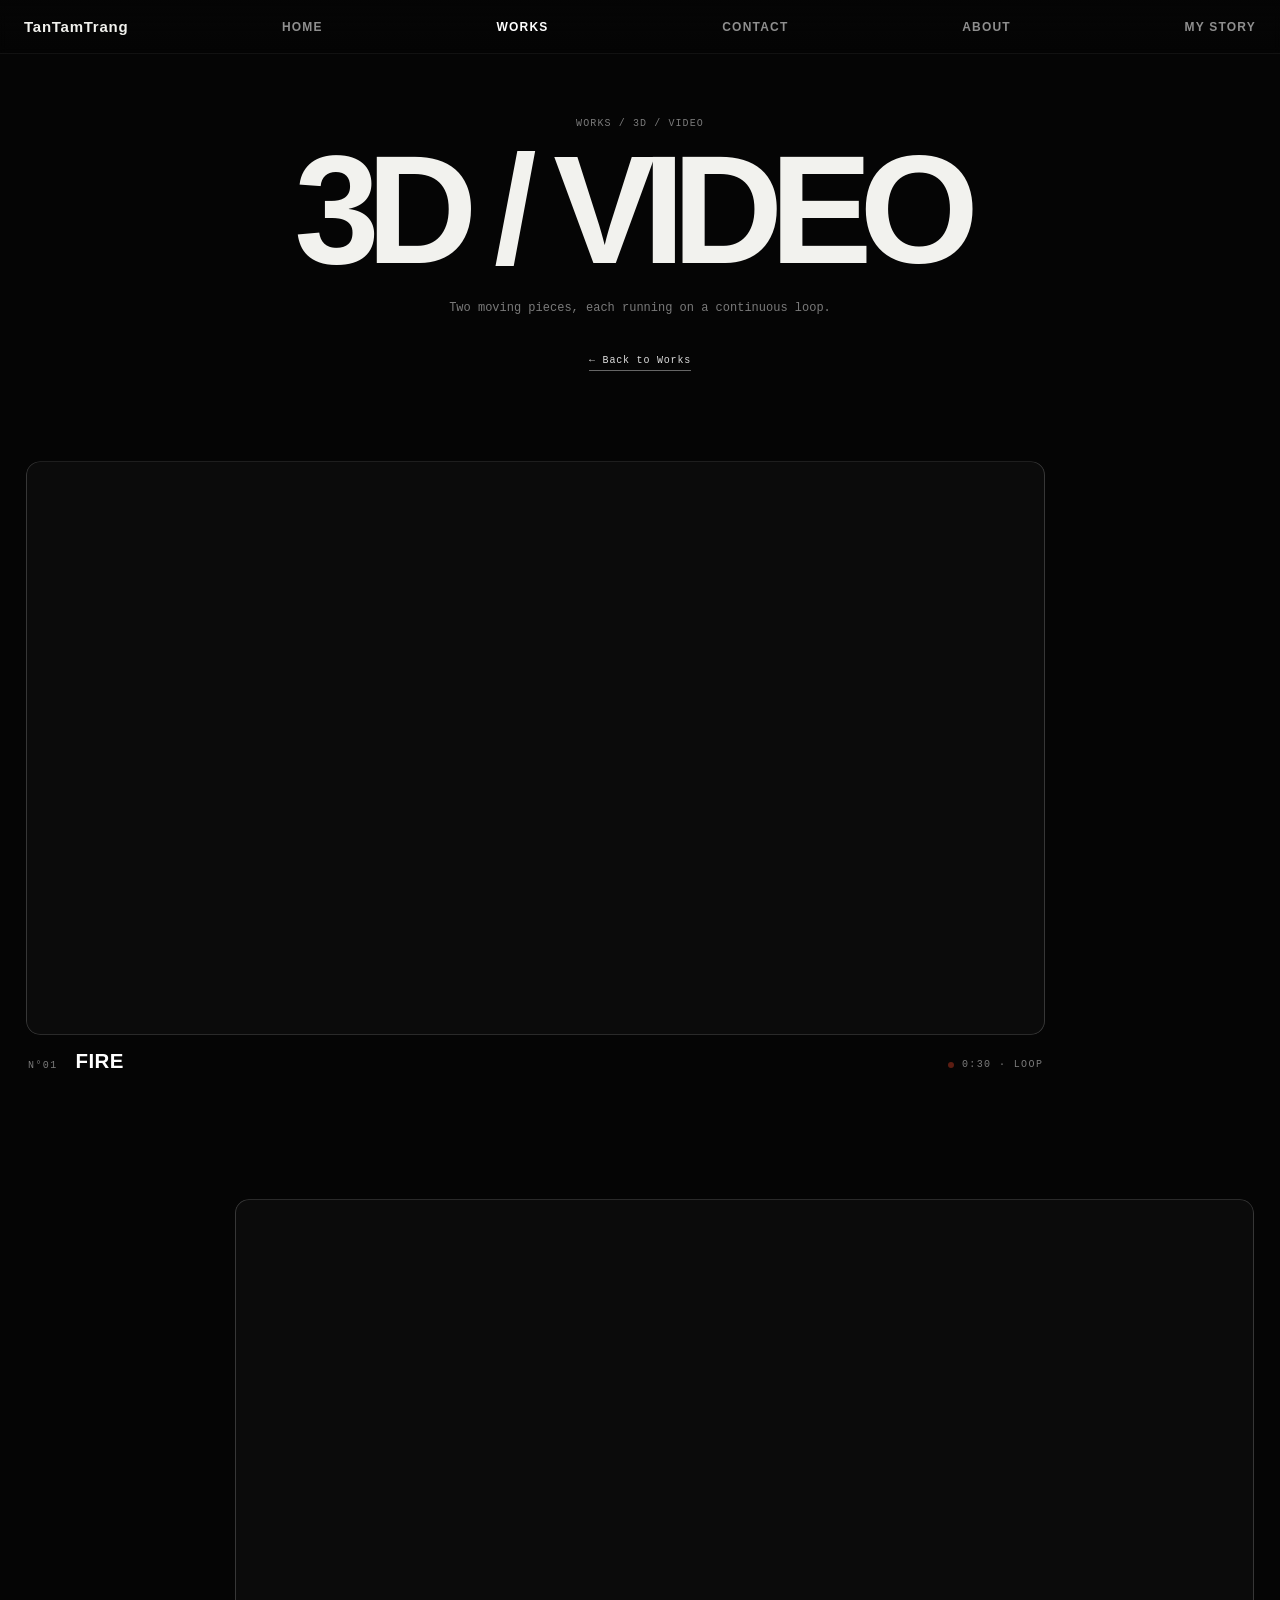
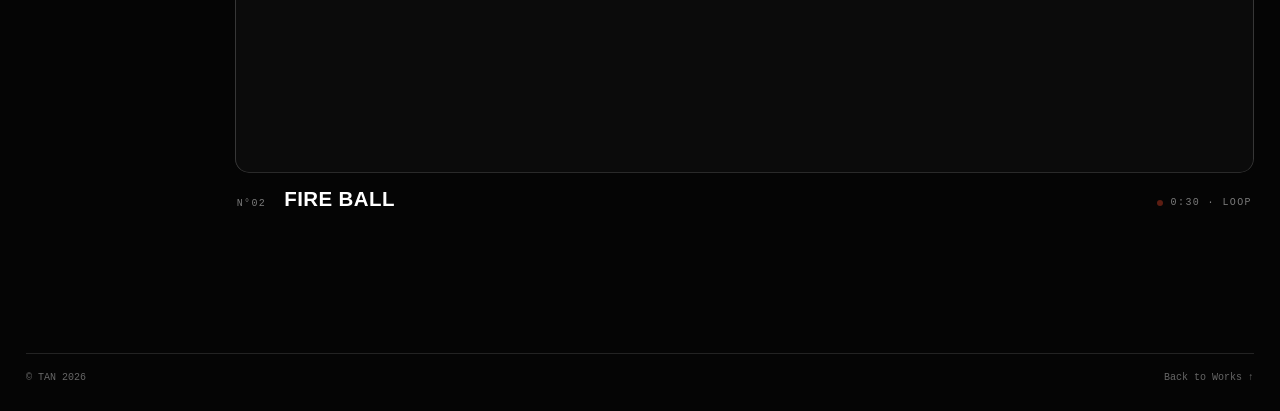
<file: TanTamTrang/TanTamTrang/wwwroot/3d-video.html>
<!doctype html>
<html lang="en">
<head>
  <meta charset="utf-8">
  <meta name="viewport" content="width=device-width,initial-scale=1">
  <title>3D / VIDEO - TTT</title>
  <meta name="description" content="3D and motion work by TTT: renders, animation and video projects.">
  <link rel="canonical" href="https://tantamtrang.com/3d-video.html">
  <link rel="icon" href="favicon.ico" sizes="any">
  <link rel="icon" type="image/png" sizes="48x48" href="images/favicon-48.png">
  <link rel="icon" type="image/png" sizes="192x192" href="images/favicon-192.png">
  <link rel="apple-touch-icon" href="images/favicon-192.png">
  <meta property="og:type" content="website">
  <meta property="og:site_name" content="TanTamTrang">
  <meta property="og:title" content="3D / VIDEO - TTT">
  <meta property="og:description" content="3D and motion work by TTT: renders, animation and video projects.">
  <meta property="og:url" content="https://tantamtrang.com/3d-video.html">
  <meta property="og:image" content="https://tantamtrang.com/images/og-cover.jpg">
  <meta property="og:image:width" content="1200">
  <meta property="og:image:height" content="630">
  <meta name="twitter:card" content="summary_large_image">
  <link rel="stylesheet" href="style.css?v=172">
</head>
<body>

<div class="page-enter-curtain" id="pageEnterCurtain"></div>

<header class="topbar">
  <div class="brand-static">TanTamTrang</div>
  <nav class="topnav">
    <a href="index.html">Home</a>
    <a href="works.html" class="active">Works</a>
    <a href="contact.html">Contact</a>
    <a href="about.html">About</a>
    <a href="my-story.html">My Story</a>
  </nav>
</header>

<main class="poster-page vid-page">
  <section class="poster-hero">
    <p class="kicker">WORKS / 3D / VIDEO</p>
    <h1 class="page-title poster-title">3D / VIDEO</h1>
    <p class="poster-intro">Two moving pieces, each running on a continuous loop.</p>
    <a class="poster-back" href="works.html">← Back to Works</a>
  </section>

  <!-- Both clips are 30s loops, silent, on the repository's "media" release
       rather than in the site itself, so the pages stay light. Each is there
       twice: 1080p under this name and a 720p copy named -720.mp4, which
       script.js swaps in on phones, tablets and slow connections - and so
       neither autoplays or preloads here, or a phone would start on the 1080p
       file before the script could choose. They play only while on screen and
       pause when scrolled away or when the tab is hidden. muted + playsinline
       is what lets a phone play them without a tap. -->
  <section class="vid-grid">
    <figure class="vid-item vid-a">
      <div class="vid-frame">
        <video class="vid" src="https://github.com/bachbinh04/tantamtrang/releases/download/media/fire.mp4" width="1920" height="1080"
               muted loop playsinline preload="none"
               disablepictureinpicture aria-label="Fire, looping video"></video>
      </div>
      <figcaption>
        <span class="vid-no">N°01</span>
        <span class="vid-name">FIRE</span>
        <span class="vid-meta"><i class="vid-live" aria-hidden="true"></i>0:30 · LOOP</span>
      </figcaption>
    </figure>

    <figure class="vid-item vid-b">
      <div class="vid-frame">
        <video class="vid" src="https://github.com/bachbinh04/tantamtrang/releases/download/media/fire-ball.mp4" width="1920" height="1080"
               muted loop playsinline preload="none"
               disablepictureinpicture aria-label="Fire ball, looping video"></video>
      </div>
      <figcaption>
        <span class="vid-no">N°02</span>
        <span class="vid-name">FIRE BALL</span>
        <span class="vid-meta"><i class="vid-live" aria-hidden="true"></i>0:30 · LOOP</span>
      </figcaption>
    </figure>
  </section>
</main>

<footer class="footer">
  <span>© TAN 2026</span>
  <a href="works.html">Back to Works ↑</a>
</footer>

<script src="script.js?v=172"></script>
</body>
</html>
</file>
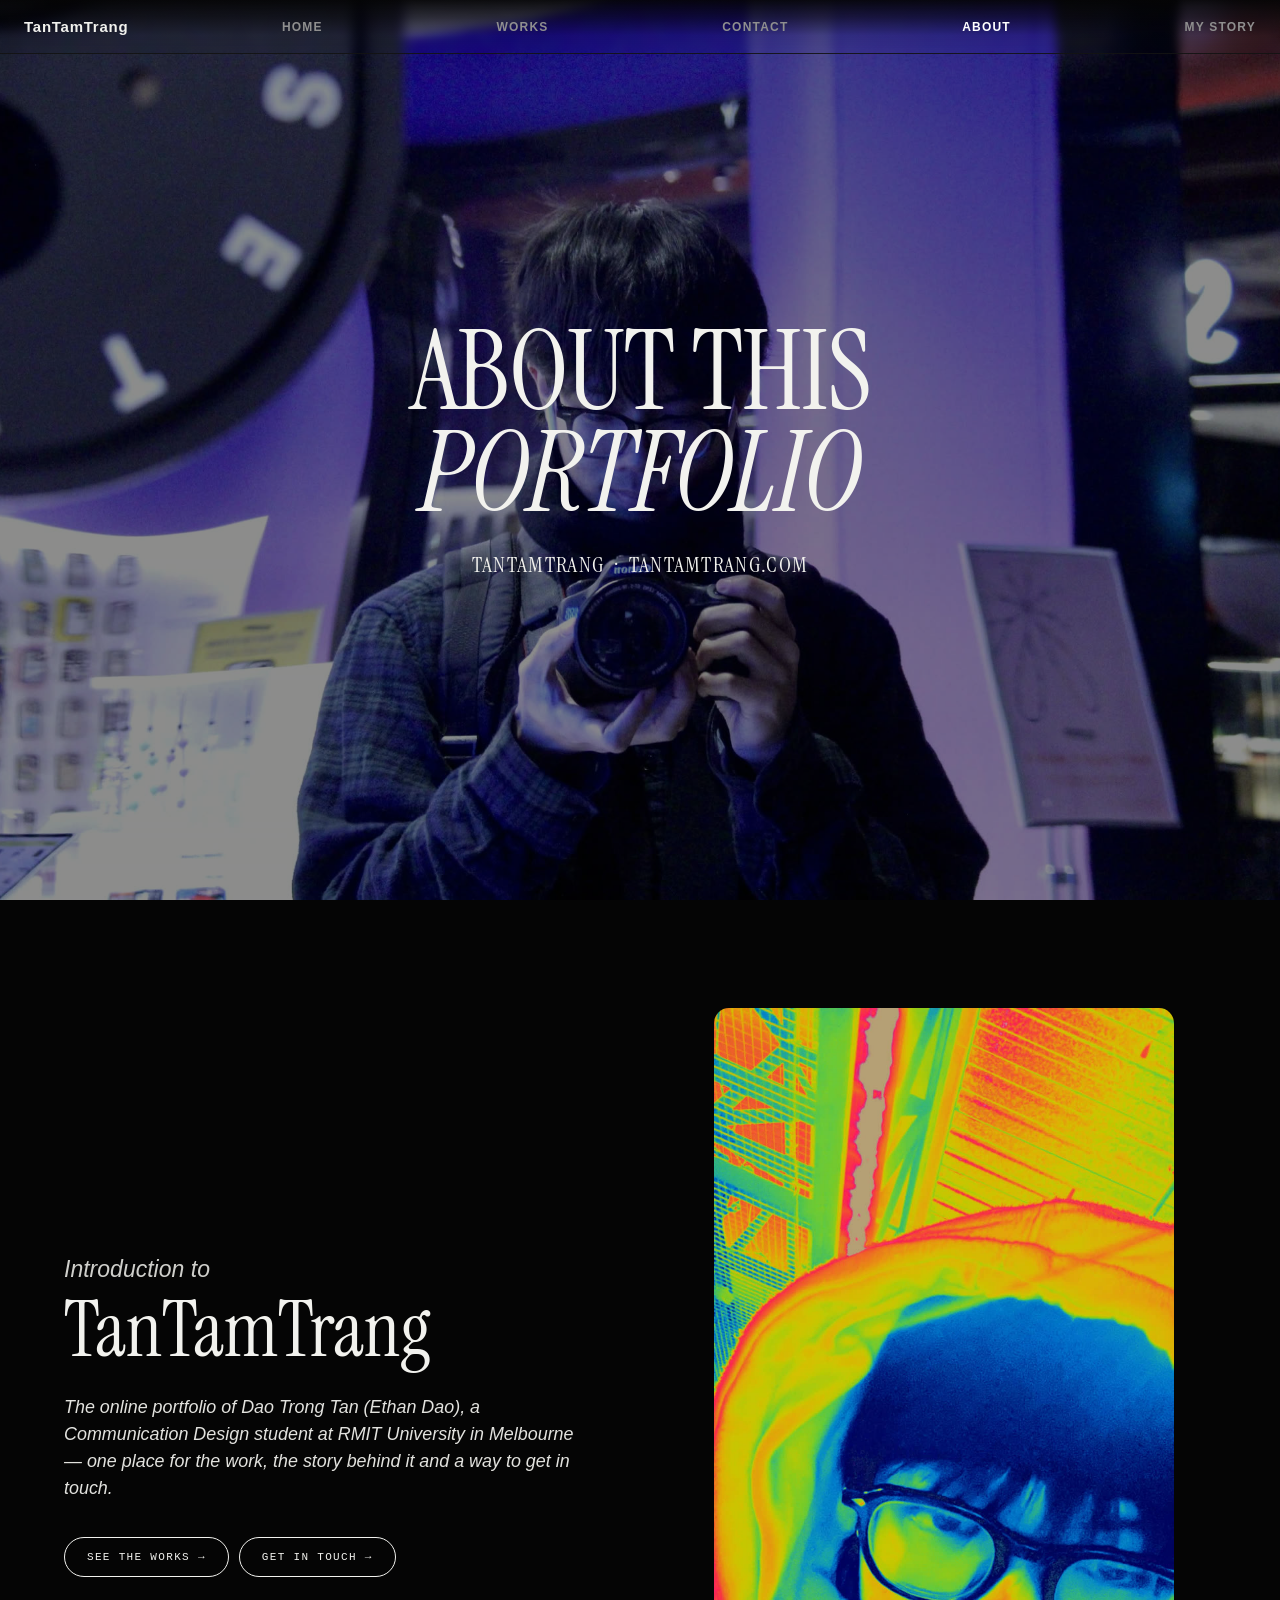
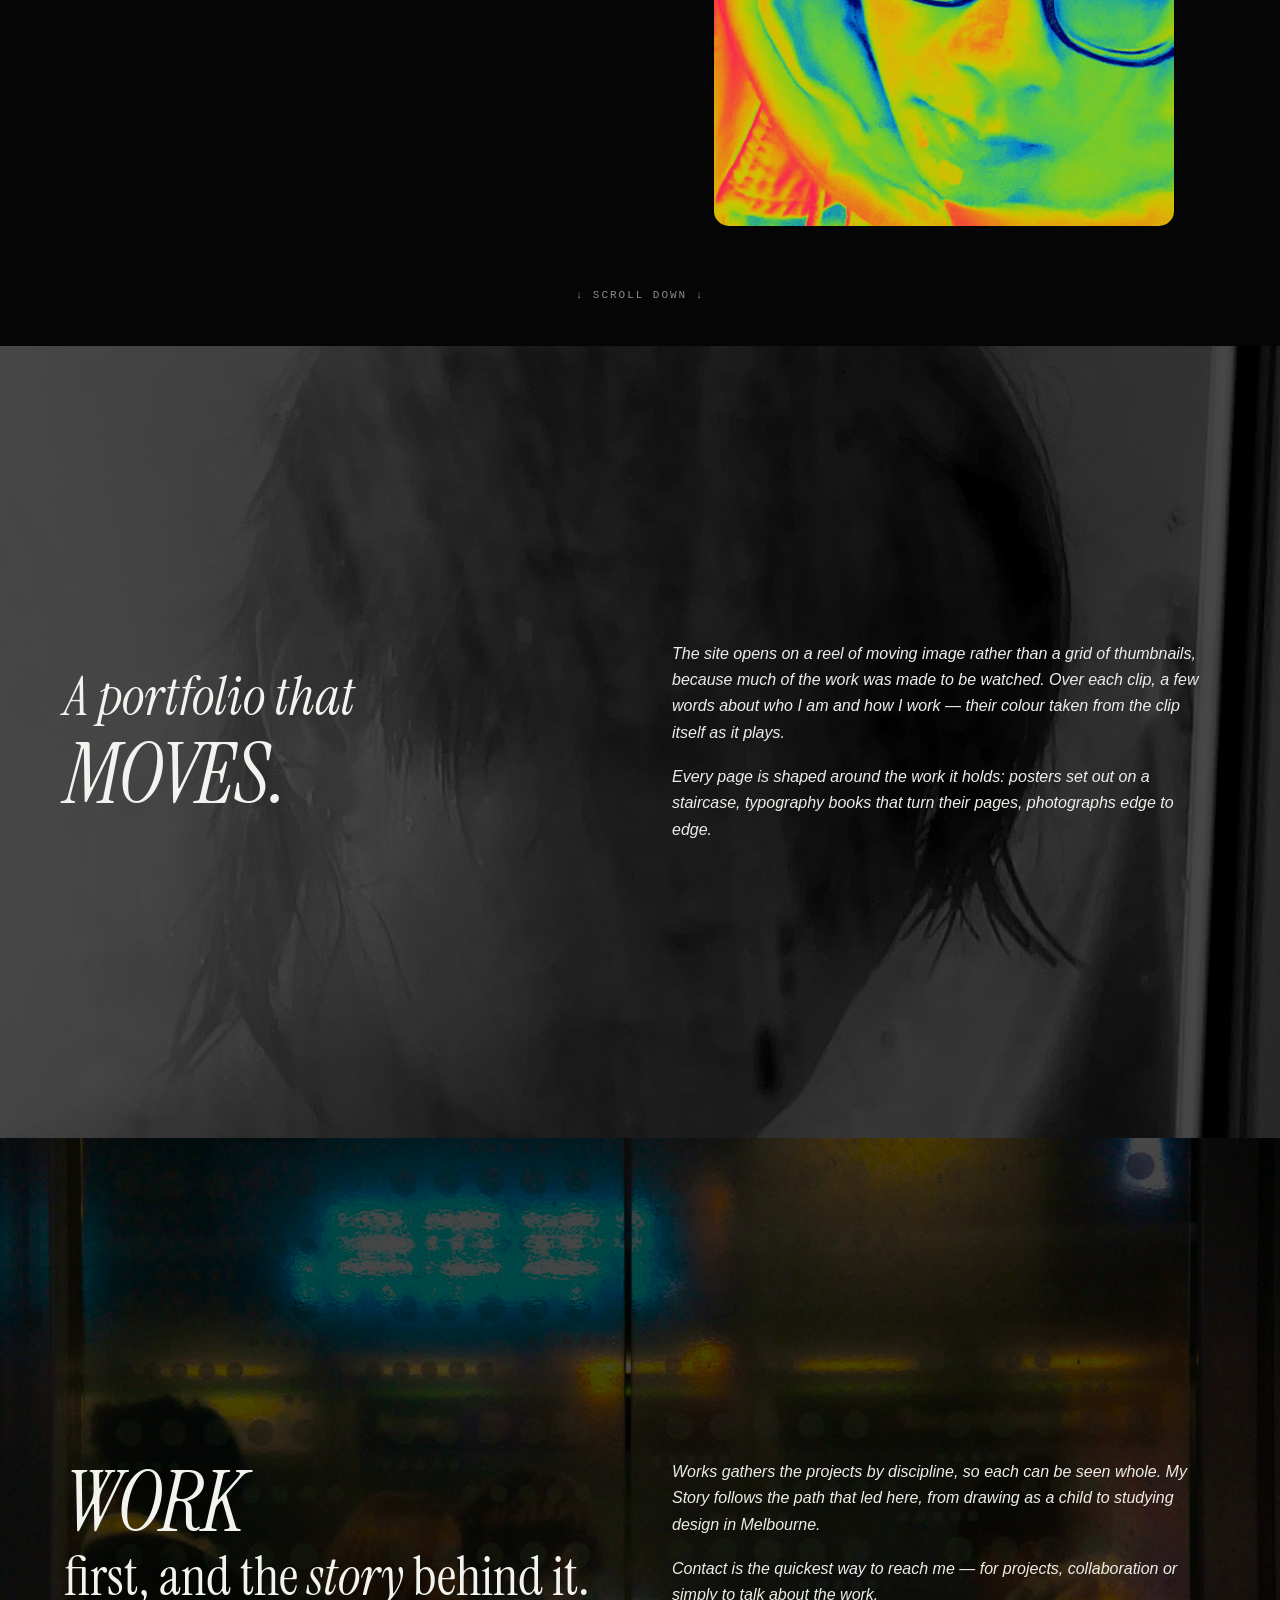
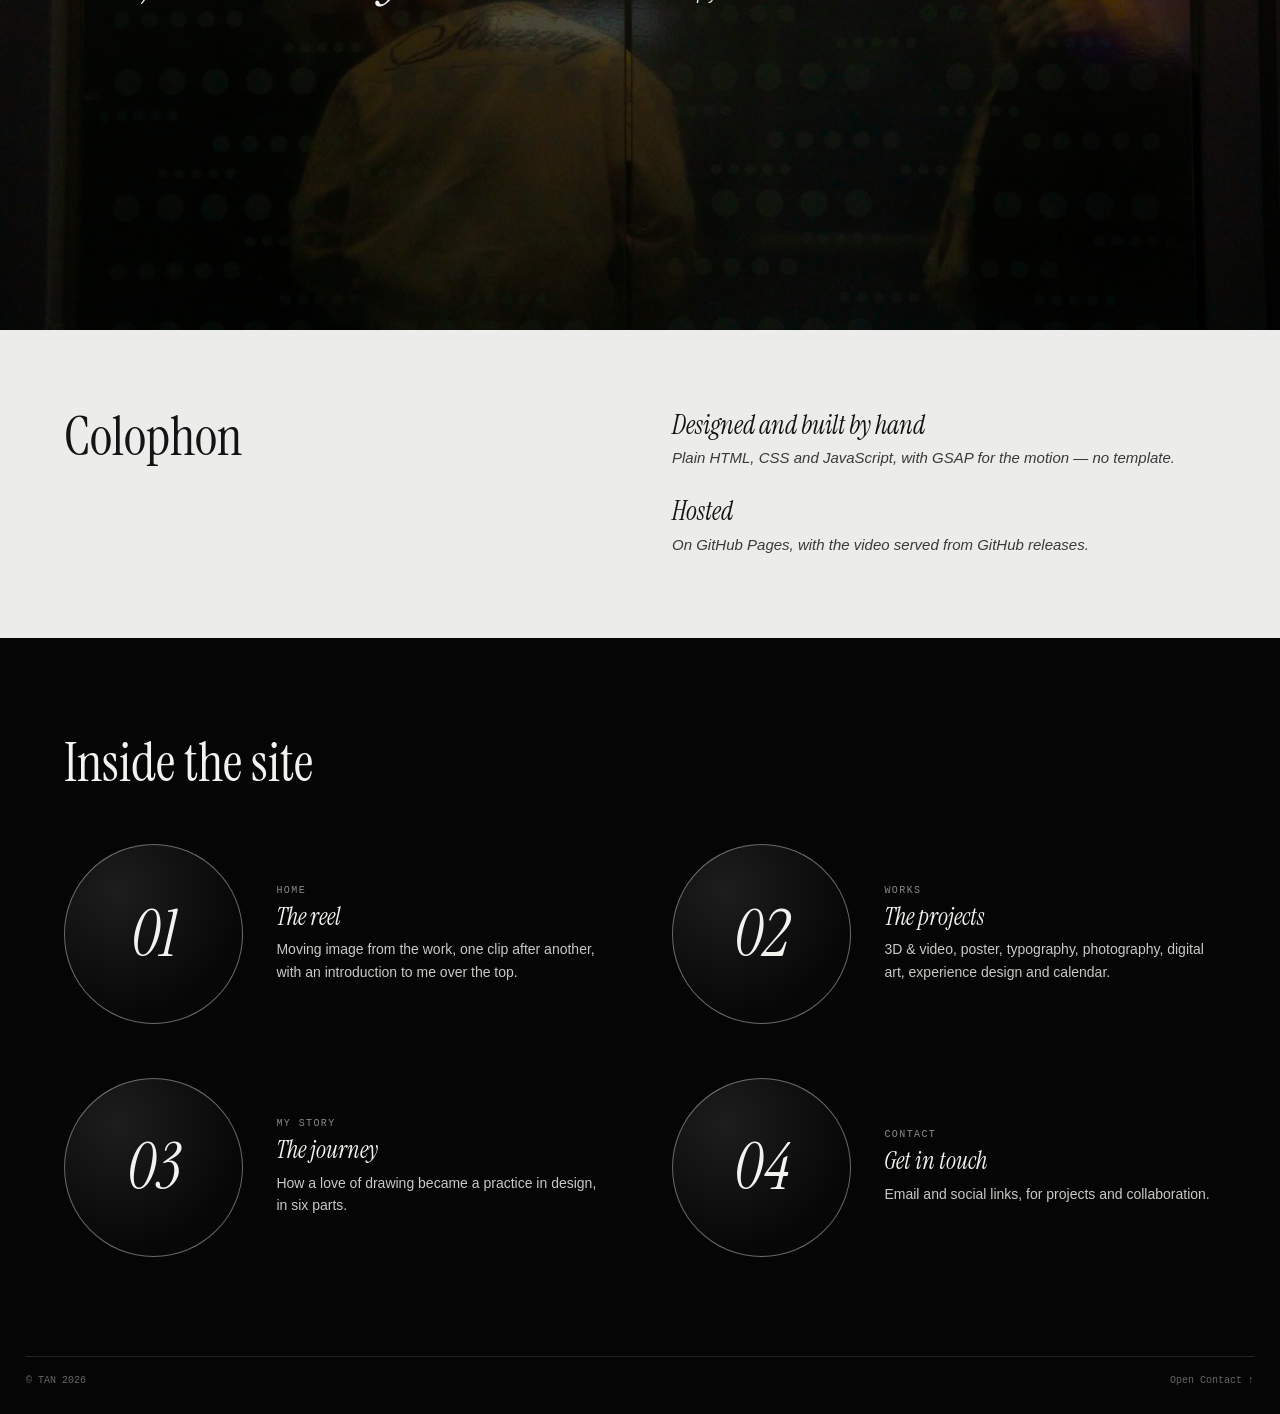
<file: TanTamTrang/TanTamTrang/wwwroot/about.html>
<!doctype html>
<html lang="en">
<head>
  <meta charset="utf-8">
  <meta name="viewport" content="width=device-width,initial-scale=1">
  <title>ABOUT - TTT</title>
  <meta name="description" content="About TanTamTrang, the online portfolio of Dao Trong Tan (Ethan Dao): what the site holds, how it is organised and how it was made.">
  <link rel="canonical" href="https://tantamtrang.com/about.html">
  <link rel="icon" href="favicon.ico" sizes="any">
  <link rel="icon" type="image/png" sizes="48x48" href="images/favicon-48.png">
  <link rel="icon" type="image/png" sizes="192x192" href="images/favicon-192.png">
  <link rel="apple-touch-icon" href="images/favicon-192.png">
  <meta property="og:type" content="website">
  <meta property="og:site_name" content="TanTamTrang">
  <meta property="og:title" content="ABOUT - TTT">
  <meta property="og:description" content="About TanTamTrang, the online portfolio of Dao Trong Tan (Ethan Dao): what the site holds, how it is organised and how it was made.">
  <meta property="og:url" content="https://tantamtrang.com/about.html">
  <meta property="og:image" content="https://tantamtrang.com/images/og-cover.jpg">
  <meta property="og:image:width" content="1200">
  <meta property="og:image:height" content="630">
  <meta name="twitter:card" content="summary_large_image">
  <script>try{if(sessionStorage.getItem('ptEnter')==='1'){document.documentElement.classList.add('pt-enter');sessionStorage.removeItem('ptEnter');}}catch(e){}</script>
  <link rel="stylesheet" href="style.css?v=172">
  <link rel="preconnect" href="https://fonts.googleapis.com">
  <link rel="preconnect" href="https://fonts.gstatic.com" crossorigin>
  <link href="https://fonts.googleapis.com/css2?family=Outfit:wght@300;400;500;700&family=Instrument+Serif:ital@0;1&display=swap" rel="stylesheet">
</head>
<body>

<div class="page-transition" id="pageTransition" aria-hidden="true" data-nosnippet>
  <div class="transition-frame transition-frame-1"></div>
  <div class="transition-frame transition-frame-2"></div>
  <div class="transition-frame transition-frame-3"></div>
  <div class="transition-frame transition-frame-4"></div>
  <div class="transition-frame transition-frame-5"></div>
  <div class="transition-ui">
    <span id="transitionFrom">CURRENT</span>
    <span>→</span>
    <span id="transitionTo">NEXT</span>
  </div>
</div>
<div class="page-enter-curtain" id="pageEnterCurtain"></div>

  
<header class="topbar">
  <div class="brand-static">TanTamTrang</div>
  <nav class="topnav">
    <a href="index.html">Home</a>
    <a href="works.html">Works</a>
    <a href="contact.html">Contact</a>
    <a href="about.html">About</a>
    <a href="my-story.html">My Story</a>
  </nav>
</header>

  <main class="ab-page">

    <!-- 1. Cover: a full-width photograph, darkened, with the title over it -->
    <section class="ab-cover ab-hero" style="--ab-img:url('images/about/hero.jpg'); --ab-pos:50% 38%; --ab-dim:.45">
      <div class="ab-cover-inner">
        <h1 class="ab-display">ABOUT THIS <em>PORTFOLIO</em></h1>
        <p class="ab-hero-name">TANTAMTRANG &nbsp;&middot;&nbsp; TANTAMTRANG.COM</p>
      </div>
    </section>

    <!-- 2. Introduction: what the site is, on the left; a portrait on the right -->
    <section class="ab-intro">
      <div class="ab-wrap ab-cols">
        <div class="ab-col ab-intro-text">
          <h3 class="ab-kicker"><em>Introduction to</em></h3>
          <h2 class="ab-name">TanTamTrang</h2>
          <p class="ab-lead"><em>The online portfolio of Dao Trong Tan (Ethan Dao), a Communication Design student at RMIT University in Melbourne &mdash; one place for the work, the story behind it and a way to get in touch.</em></p>
          <div class="about-cv ab-cv">
            <a href="works.html" class="cv-btn">SEE THE WORKS &rarr;</a>
            <a href="contact.html" class="cv-btn">GET IN TOUCH &rarr;</a>
          </div>
        </div>
        <figure class="ab-col ab-portrait">
          <img src="images/about/portrait.jpg" width="900" height="1600" alt="Dao Trong Tan" loading="lazy" decoding="async">
        </figure>
      </div>
      <p class="ab-scroll">&darr; SCROLL DOWN &darr;</p>
    </section>

    <!-- 3. Statement over a photograph: a headline left, the reasoning right -->
    <section class="ab-cover ab-statement" style="--ab-img:url('images/about/cover-1.jpg'); --ab-pos:50% 30%; --ab-dim:.72">
      <div class="ab-wrap ab-cols">
        <div class="ab-col">
          <h2 class="ab-h2"><em>A portfolio that</em></h2>
          <p class="ab-display ab-accent"><em>MOVES.</em></p>
        </div>
        <div class="ab-col ab-body">
          <p><em>The site opens on a reel of moving image rather than a grid of thumbnails, because much of the work was made to be watched. Over each clip, a few words about who I am and how I work &mdash; their colour taken from the clip itself as it plays.</em></p>
          <p><em>Every page is shaped around the work it holds: posters set out on a staircase, typography books that turn their pages, photographs edge to edge.</em></p>
        </div>
      </div>
    </section>

    <!-- 4. A second statement -->
    <section class="ab-cover ab-statement" style="--ab-img:url('images/about/cover-2.jpg'); --ab-pos:50% 50%; --ab-dim:.72">
      <div class="ab-wrap ab-cols">
        <div class="ab-col">
          <p class="ab-display"><em>WORK</em></p>
          <h2 class="ab-h2 ab-accent">first, and the <em>story</em> behind it.</h2>
        </div>
        <div class="ab-col ab-body">
          <p><em>Works gathers the projects by discipline, so each can be seen whole. My Story follows the path that led here, from drawing as a child to studying design in Melbourne.</em></p>
          <p><em>Contact is the quickest way to reach me &mdash; for projects, collaboration or simply to talk about the work.</em></p>
        </div>
      </div>
    </section>

    <!-- 5. Light band: how the site is made -->
    <section class="ab-light">
      <div class="ab-wrap ab-cols ab-cols-top">
        <div class="ab-col"><h2 class="ab-h2">Colophon</h2></div>
        <div class="ab-col ab-edu">
          <div>
            <h3 class="ab-h3"><em>Designed and built by hand</em></h3>
            <p><em>Plain HTML, CSS and JavaScript, with GSAP for the motion &mdash; no template.</em></p>
          </div>
          <div>
            <h3 class="ab-h3"><em>Hosted</em></h3>
            <p><em>On GitHub Pages, with the video served from GitHub releases.</em></p>
          </div>
        </div>
      </div>
    </section>

    <!-- 6. What is inside, two to a row: a round mark, then what and where -->
    <section class="ab-projects">
      <div class="ab-wrap">
        <h2 class="ab-h2 ab-section-title">Inside the site</h2>
        <div class="ab-grid">
        <article class="ab-proj">
          <div class="ab-disc" aria-hidden="true"><span>01</span></div>
          <div class="ab-proj-text">
            <p class="ab-proj-cat">Home</p>
            <h4><em><a href="index.html">The reel</a></em></h4>
            <p>Moving image from the work, one clip after another, with an introduction to me over the top.</p>
          </div>
        </article>
        <article class="ab-proj">
          <div class="ab-disc" aria-hidden="true"><span>02</span></div>
          <div class="ab-proj-text">
            <p class="ab-proj-cat">Works</p>
            <h4><em><a href="works.html">The projects</a></em></h4>
            <p>3D &amp; video, poster, typography, photography, digital art, experience design and calendar.</p>
          </div>
        </article>
        <article class="ab-proj">
          <div class="ab-disc" aria-hidden="true"><span>03</span></div>
          <div class="ab-proj-text">
            <p class="ab-proj-cat">My Story</p>
            <h4><em><a href="my-story.html">The journey</a></em></h4>
            <p>How a love of drawing became a practice in design, in six parts.</p>
          </div>
        </article>
        <article class="ab-proj">
          <div class="ab-disc" aria-hidden="true"><span>04</span></div>
          <div class="ab-proj-text">
            <p class="ab-proj-cat">Contact</p>
            <h4><em><a href="contact.html">Get in touch</a></em></h4>
            <p>Email and social links, for projects and collaboration.</p>
          </div>
        </article>
        </div>
      </div>
    </section>

  </main>
  <footer class="footer">
    <span>© TAN 2026</span>
    <a href="contact.html">Open Contact ↑</a>
  </footer>

  <script src="script.js?v=172"></script>
</body>
</html>
</file>
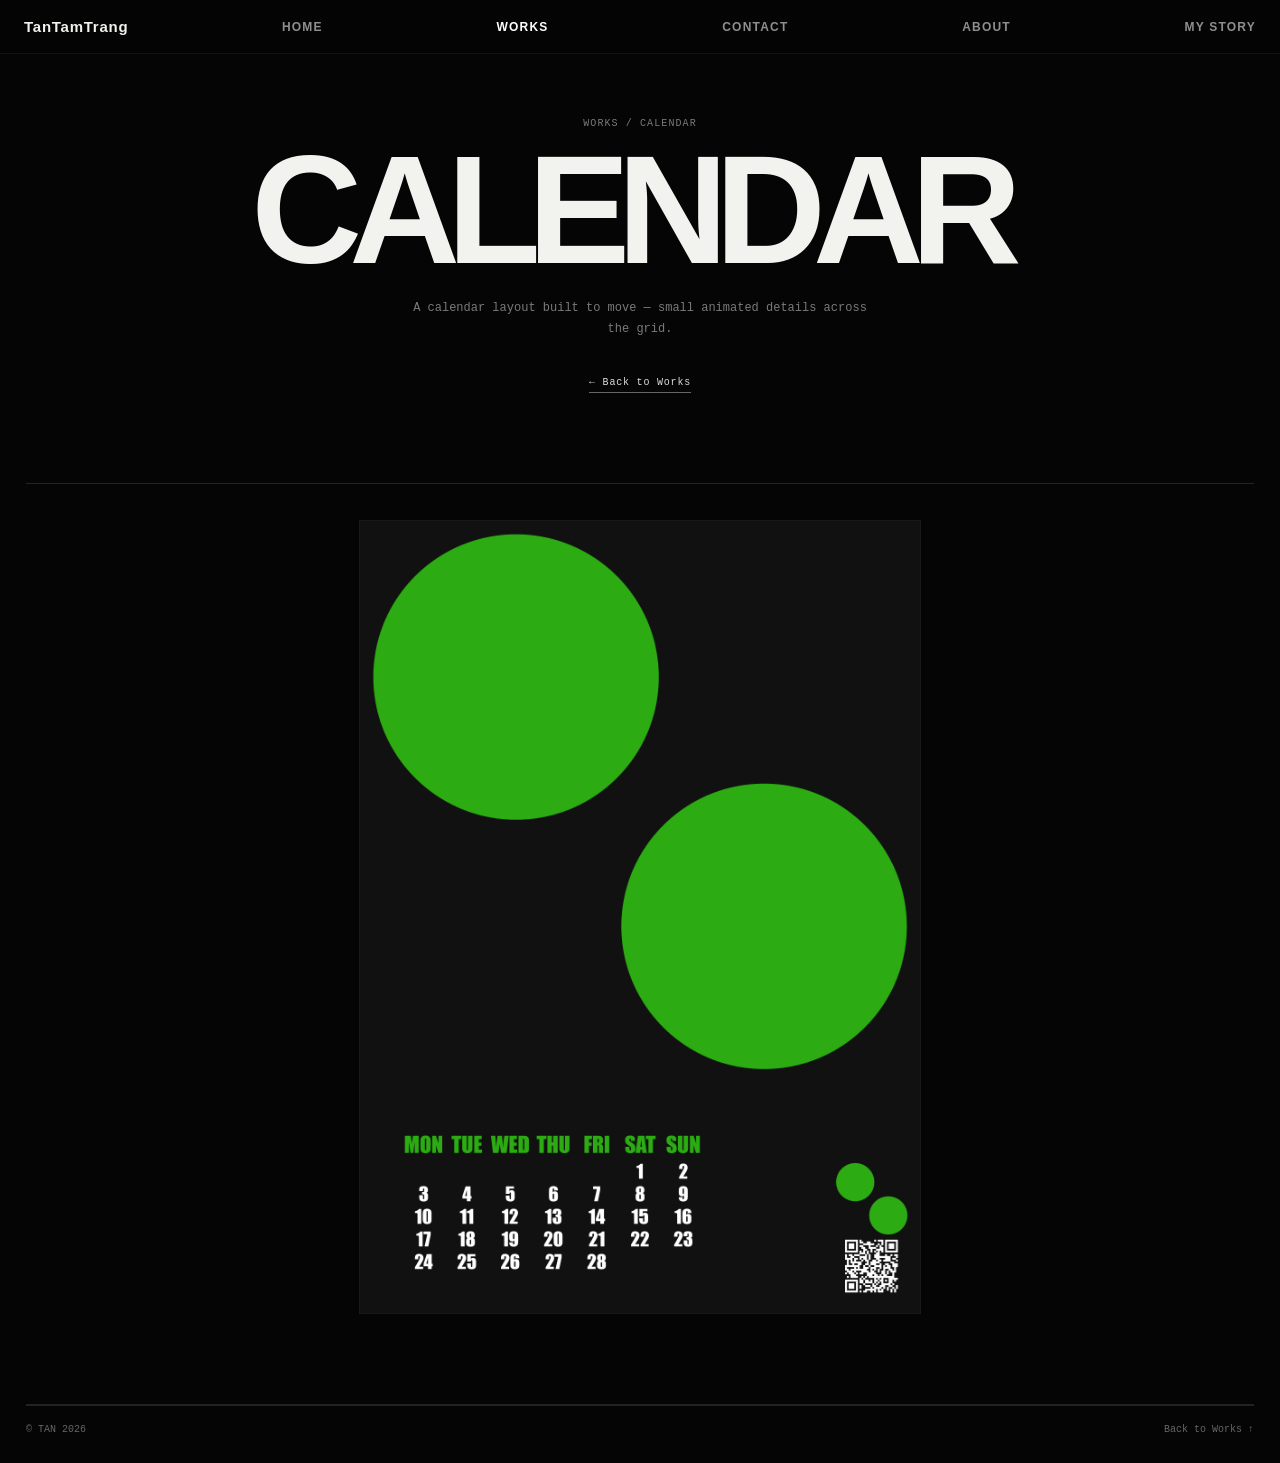
<file: TanTamTrang/TanTamTrang/wwwroot/calendar.html>
<!doctype html>
<html lang="en">
<head>
  <meta charset="utf-8">
  <meta name="viewport" content="width=device-width,initial-scale=1">
  <title>CALENDAR - TTT</title>
  <meta name="description" content="Calendar design by TTT: layout, image and type across a full year.">
  <link rel="canonical" href="https://tantamtrang.com/calendar.html">
  <link rel="icon" href="favicon.ico" sizes="any">
  <link rel="icon" type="image/png" sizes="48x48" href="images/favicon-48.png">
  <link rel="icon" type="image/png" sizes="192x192" href="images/favicon-192.png">
  <link rel="apple-touch-icon" href="images/favicon-192.png">
  <meta property="og:type" content="website">
  <meta property="og:site_name" content="TanTamTrang">
  <meta property="og:title" content="CALENDAR - TTT">
  <meta property="og:description" content="Calendar design by TTT: layout, image and type across a full year.">
  <meta property="og:url" content="https://tantamtrang.com/calendar.html">
  <meta property="og:image" content="https://tantamtrang.com/images/og-cover.jpg">
  <meta property="og:image:width" content="1200">
  <meta property="og:image:height" content="630">
  <meta name="twitter:card" content="summary_large_image">
  <link rel="stylesheet" href="style.css?v=172">
</head>
<body>

<div class="page-enter-curtain" id="pageEnterCurtain"></div>

<header class="topbar">
  <div class="brand-static">TanTamTrang</div>
  <nav class="topnav">
    <a href="index.html">Home</a>
    <a href="works.html" class="active">Works</a>
    <a href="contact.html">Contact</a>
    <a href="about.html">About</a>
    <a href="my-story.html">My Story</a>
  </nav>
</header>

<main class="poster-page">
  <section class="poster-hero">
    <p class="kicker">WORKS / CALENDAR</p>
    <h1 class="page-title poster-title">CALENDAR</h1>
    <p class="poster-intro">A calendar layout built to move — small animated details across the grid.</p>
    <a class="poster-back" href="works.html">← Back to Works</a>
  </section>

  <section class="calendar-showcase">
    <div class="poster-image">
      <img src="images/calendar-works.gif" alt="Calendar design">
    </div>
  </section>
</main>

<footer class="footer">
  <span>© TAN 2026</span>
  <a href="works.html">Back to Works ↑</a>
</footer>

<script src="script.js?v=172"></script>
</body>
</html>
</file>
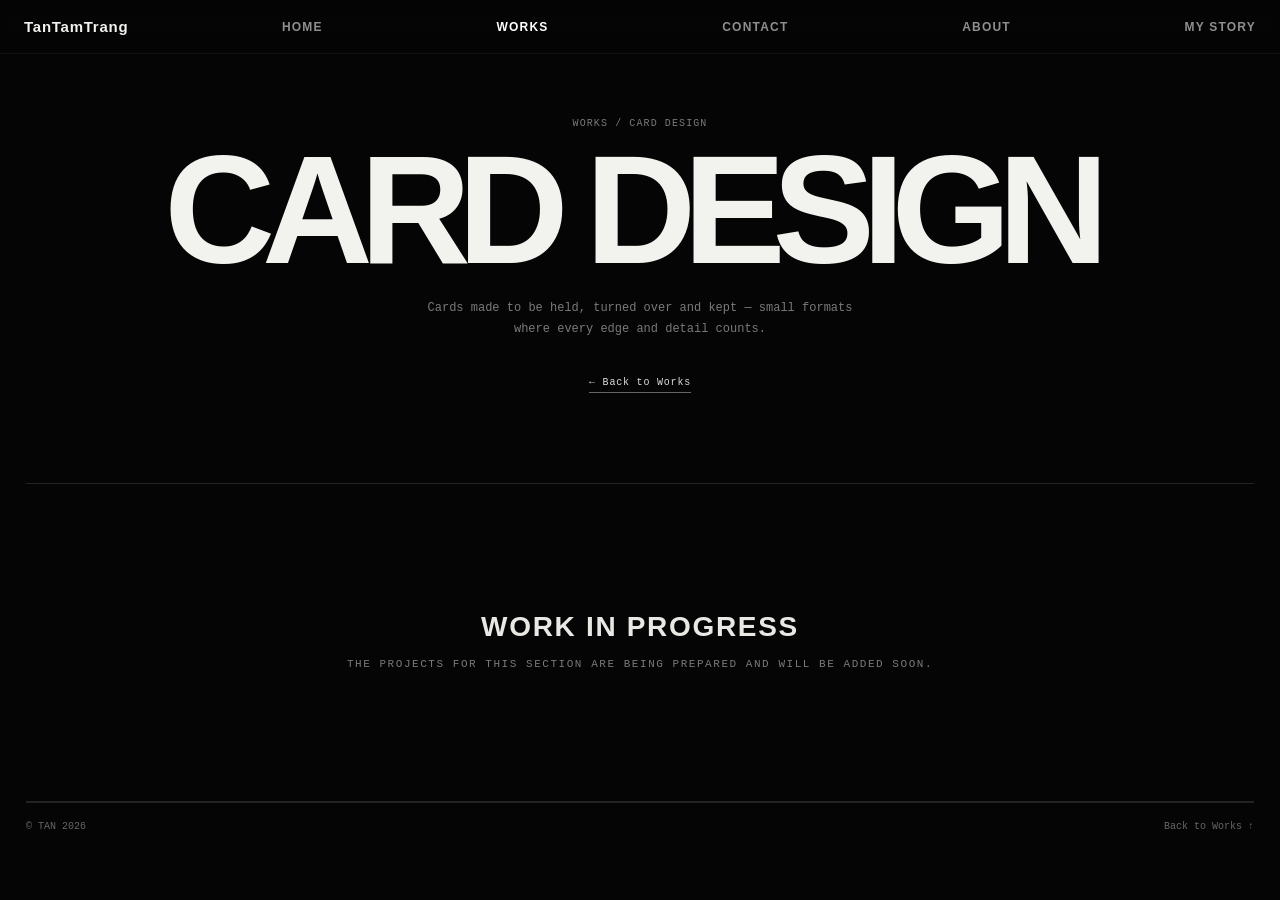
<file: TanTamTrang/TanTamTrang/wwwroot/card-design.html>
<!doctype html>
<html lang="en">
<head>
  <meta charset="utf-8">
  <meta name="viewport" content="width=device-width,initial-scale=1">
  <title>CARD DESIGN - TTT</title>
  <meta name="description" content="Card design by TTT: cards designed to be held, turned over and kept.">
  <link rel="canonical" href="https://tantamtrang.com/card-design.html">
  <link rel="icon" href="favicon.ico" sizes="any">
  <link rel="icon" type="image/png" sizes="48x48" href="images/favicon-48.png">
  <link rel="icon" type="image/png" sizes="192x192" href="images/favicon-192.png">
  <link rel="apple-touch-icon" href="images/favicon-192.png">
  <meta property="og:type" content="website">
  <meta property="og:site_name" content="TanTamTrang">
  <meta property="og:title" content="CARD DESIGN - TTT">
  <meta property="og:description" content="Card design by TTT: cards designed to be held, turned over and kept.">
  <meta property="og:url" content="https://tantamtrang.com/card-design.html">
  <meta property="og:image" content="https://tantamtrang.com/images/og-cover.jpg">
  <meta property="og:image:width" content="1200">
  <meta property="og:image:height" content="630">
  <meta name="twitter:card" content="summary_large_image">
  <link rel="stylesheet" href="style.css?v=172">
</head>
<body>

<div class="page-enter-curtain" id="pageEnterCurtain"></div>

<header class="topbar">
  <div class="brand-static">TanTamTrang</div>
  <nav class="topnav">
    <a href="index.html">Home</a>
    <a href="works.html" class="active">Works</a>
    <a href="contact.html">Contact</a>
    <a href="about.html">About</a>
    <a href="my-story.html">My Story</a>
  </nav>
</header>

<main class="poster-page">
  <section class="poster-hero">
    <p class="kicker">WORKS / CARD DESIGN</p>
    <h1 class="page-title poster-title">CARD DESIGN</h1>
    <p class="poster-intro">Cards made to be held, turned over and kept — small formats where every edge and detail counts.</p>
    <a class="poster-back" href="works.html">← Back to Works</a>
  </section>

  <section class="work-soon">
    <strong>Work in progress</strong>
    The projects for this section are being prepared and will be added soon.
  </section>
</main>

<footer class="footer">
  <span>© TAN 2026</span>
  <a href="works.html">Back to Works ↑</a>
</footer>

<script src="script.js?v=172"></script>
</body>
</html>
</file>
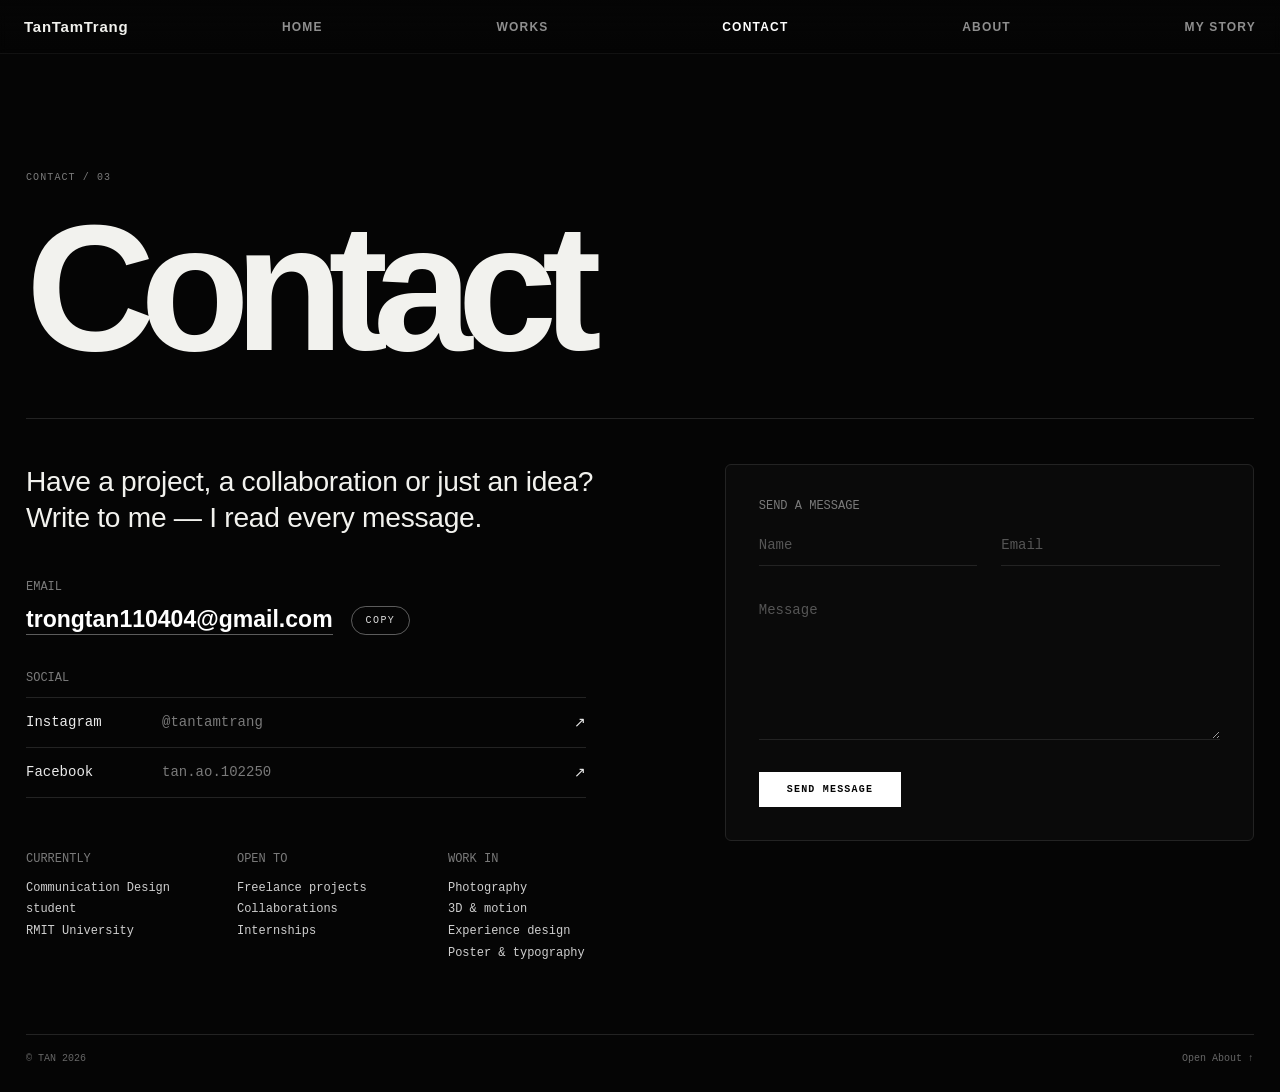
<file: TanTamTrang/TanTamTrang/wwwroot/contact.html>
<!doctype html>
<html lang="en">
<head>
  <meta charset="utf-8">
  <meta name="viewport" content="width=device-width,initial-scale=1">
  <title>CONTACT - TTT</title>
  <meta name="description" content="Get in touch with TTT for design, 3D, motion and photography projects, collaborations and commissions.">
  <link rel="canonical" href="https://tantamtrang.com/contact.html">
  <link rel="icon" href="favicon.ico" sizes="any">
  <link rel="icon" type="image/png" sizes="48x48" href="images/favicon-48.png">
  <link rel="icon" type="image/png" sizes="192x192" href="images/favicon-192.png">
  <link rel="apple-touch-icon" href="images/favicon-192.png">
  <meta property="og:type" content="website">
  <meta property="og:site_name" content="TanTamTrang">
  <meta property="og:title" content="CONTACT - TTT">
  <meta property="og:description" content="Get in touch with TTT for design, 3D, motion and photography projects, collaborations and commissions.">
  <meta property="og:url" content="https://tantamtrang.com/contact.html">
  <meta property="og:image" content="https://tantamtrang.com/images/og-cover.jpg">
  <meta property="og:image:width" content="1200">
  <meta property="og:image:height" content="630">
  <meta name="twitter:card" content="summary_large_image">
  <script>try{var d=document.documentElement;if(sessionStorage.getItem('wcSplit')==='1'){d.classList.add('wc-split-pending');sessionStorage.removeItem('wcSplit');}if(sessionStorage.getItem('ptEnter')==='1'){d.classList.add('pt-enter');sessionStorage.removeItem('ptEnter');}}catch(e){}</script>
  <link rel="stylesheet" href="style.css?v=172">
  <link rel="preconnect" href="https://fonts.googleapis.com">
  <link rel="preconnect" href="https://fonts.gstatic.com" crossorigin>
  <link href="https://fonts.googleapis.com/css2?family=Outfit:wght@300;400;500;700&display=swap" rel="stylesheet">
</head>
<body class="contact-body">

<div class="page-transition" id="pageTransition" aria-hidden="true" data-nosnippet>
  <div class="transition-frame transition-frame-1"></div>
  <div class="transition-frame transition-frame-2"></div>
  <div class="transition-frame transition-frame-3"></div>
  <div class="transition-frame transition-frame-4"></div>
  <div class="transition-frame transition-frame-5"></div>
  <div class="transition-ui">
    <span id="transitionFrom">CURRENT</span>
    <span>→</span>
    <span id="transitionTo">NEXT</span>
  </div>
</div>
<div class="page-enter-curtain" id="pageEnterCurtain"></div>

<!-- Works <-> Contact transition -->
<div class="wc-transition" id="wcTransition" aria-hidden="true" data-nosnippet>
  <div class="wc-frame wc-frame-1"></div>
  <div class="wc-frame wc-frame-2"></div>
  <div class="wc-frame wc-frame-3"></div>
  <div class="wc-frame wc-frame-4"></div>
  <div class="wc-frame wc-frame-5"></div>
  <div class="wc-split">
    <svg class="wc-split-svg" aria-hidden="true">
      <defs>
        <clipPath id="wcCurveTop" clipPathUnits="objectBoundingBox">
          <path d="M0,0 L1,0 L1,0.52 C0.78,0.52 0.66,0.56 0.5,0.56 C0.34,0.56 0.22,0.52 0,0.52 Z"/>
        </clipPath>
        <clipPath id="wcCurveBottom" clipPathUnits="objectBoundingBox">
          <path d="M0,1 L1,1 L1,0.48 C0.78,0.48 0.66,0.44 0.5,0.44 C0.34,0.44 0.22,0.48 0,0.48 Z"/>
        </clipPath>
      </defs>
    </svg>
    <div class="wc-split-half wc-split-top"></div>
    <div class="wc-split-half wc-split-bottom"></div>
    <div class="wc-split-seam"></div>
  </div>
  <div class="transition-ui">
    <span id="wcFrom">CONTACT</span>
    <span>→</span>
    <span id="wcTo">WORKS</span>
  </div>
</div>

<header class="topbar">
  <div class="brand-static">TanTamTrang</div>
  <nav class="topnav">
    <a href="index.html">Home</a>
    <a href="works.html">Works</a>
    <a href="contact.html">Contact</a>
    <a href="about.html">About</a>
    <a href="my-story.html">My Story</a>
  </nav>
</header>

  <main class="page-shell">
    <p class="kicker">CONTACT / 03</p>
    <h1 class="page-title">Contact</h1>

    <!-- Two columns: who to reach and how on the left, the form on the right;
         stacked on a phone. -->
    <section class="ct-grid">
      <div class="ct-info">
        <p class="ct-lead">Have a project, a collaboration or just an idea? Write to me &mdash; I read every message.</p>

        <div class="ct-block">
          <div class="contact-label">EMAIL</div>
          <div class="ct-email">
            <a class="ct-email-link" href="mailto:trongtan110404@gmail.com">trongtan110404@gmail.com</a>
            <button class="ct-copy" type="button" data-copy="trongtan110404@gmail.com">COPY</button>
          </div>
        </div>

        <div class="ct-block">
          <div class="contact-label">SOCIAL</div>
          <ul class="ct-social">
            <li><a href="https://www.instagram.com/tantamtrang/" target="_blank" rel="noopener noreferrer"><span>Instagram</span><span class="ct-handle">@tantamtrang</span><span class="ct-arrow" aria-hidden="true">↗</span></a></li>
            <li><a href="https://www.facebook.com/tan.ao.102250/" target="_blank" rel="noopener noreferrer"><span>Facebook</span><span class="ct-handle">tan.ao.102250</span><span class="ct-arrow" aria-hidden="true">↗</span></a></li>
          </ul>
        </div>

        <div class="ct-facts">
          <div class="ct-block">
            <div class="contact-label">CURRENTLY</div>
            <p class="ct-text">Communication Design student<br>RMIT University</p>
          </div>
          <div class="ct-block">
            <div class="contact-label">OPEN TO</div>
            <p class="ct-text">Freelance projects<br>Collaborations<br>Internships</p>
          </div>
          <div class="ct-block">
            <div class="contact-label">WORK IN</div>
            <p class="ct-text">Photography<br>3D &amp; motion<br>Experience design<br>Poster &amp; typography</p>
          </div>
        </div>
      </div>

      <div class="ct-form-panel">
        <div class="contact-label">SEND A MESSAGE</div>
        <form class="contact-form" action="https://formsubmit.co/trongtan110404@gmail.com" method="POST">
          <div class="form-row">
            <input type="text" name="name" class="form-input" placeholder="Name" autocomplete="name" required>
            <input type="email" name="email" class="form-input" placeholder="Email" autocomplete="email" required>
          </div>
          <textarea name="message" class="form-input form-textarea" placeholder="Message" required></textarea>
          <button type="submit" class="form-submit">Send Message</button>
        </form>
      </div>
    </section>
  </main>
  <footer class="footer">
    <span>© TAN 2026</span>
    <a href="about.html">Open About ↑</a>
  </footer>
  <script src="script.js?v=172"></script>
</body>
</html>
</file>
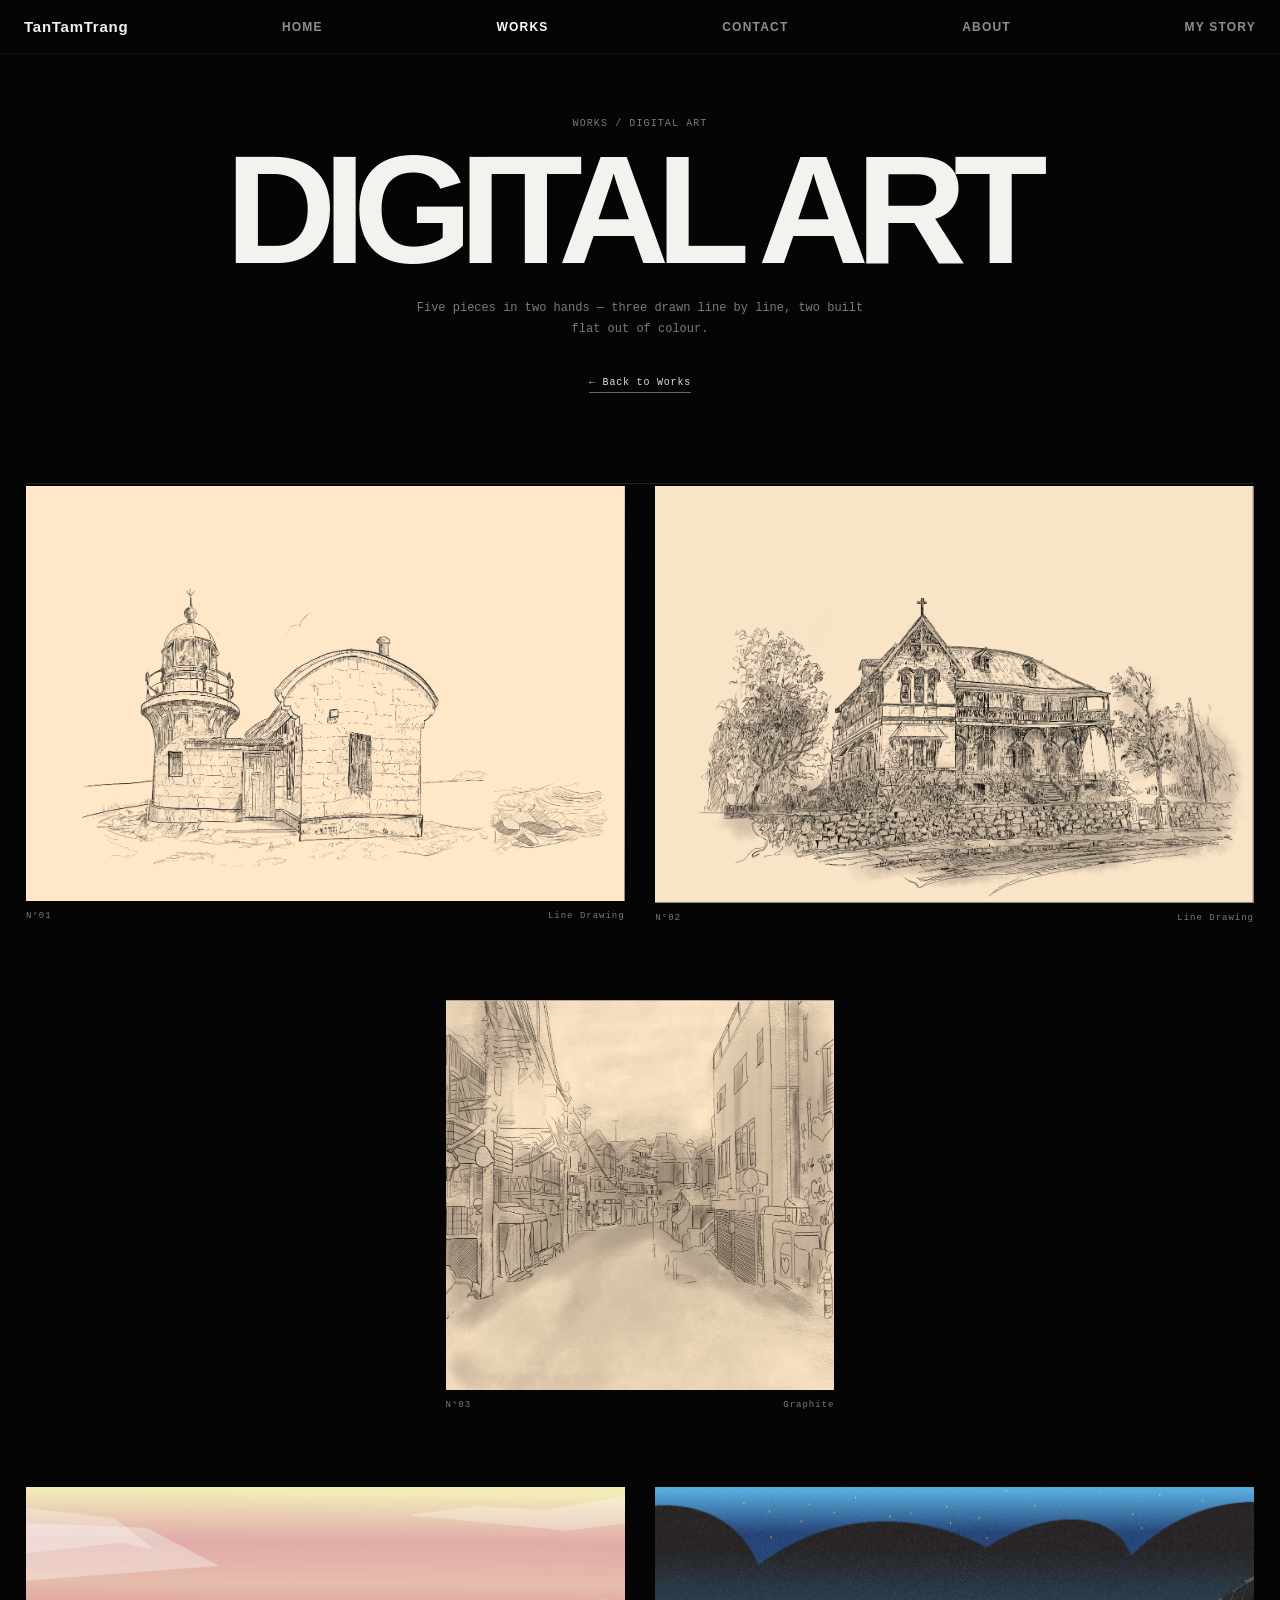
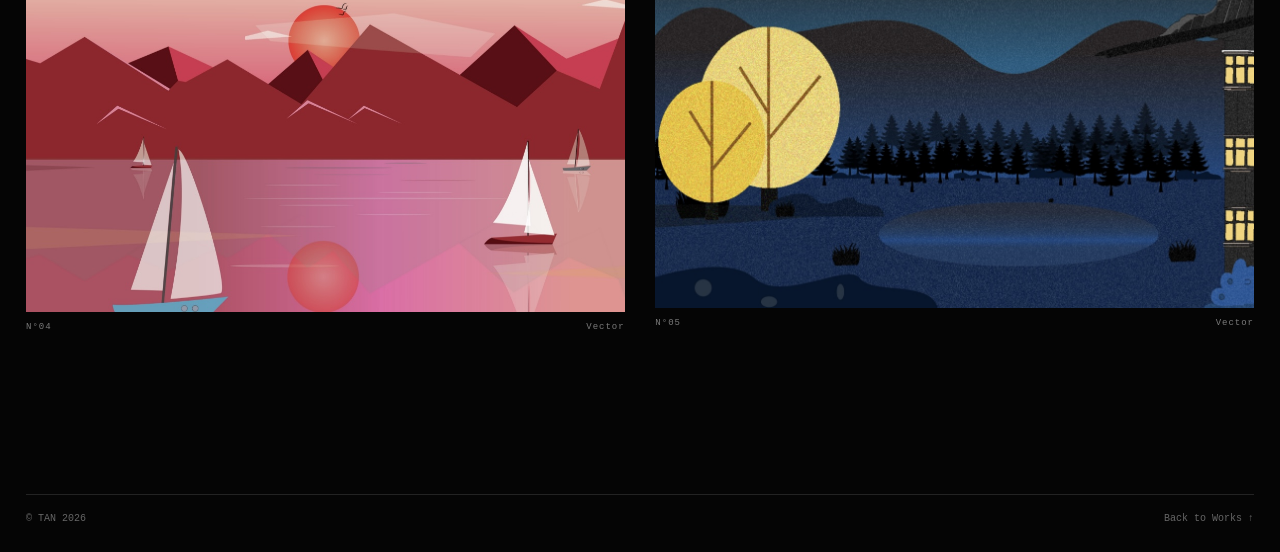
<file: TanTamTrang/TanTamTrang/wwwroot/digital-art.html>
<!doctype html>
<html lang="en">
<head>
  <meta charset="utf-8">
  <meta name="viewport" content="width=device-width,initial-scale=1">
  <title>DIGITAL ART - TTT</title>
  <meta name="description" content="Digital art by TTT: illustration and digital image-making.">
  <link rel="canonical" href="https://tantamtrang.com/digital-art.html">
  <link rel="icon" href="favicon.ico" sizes="any">
  <link rel="icon" type="image/png" sizes="48x48" href="images/favicon-48.png">
  <link rel="icon" type="image/png" sizes="192x192" href="images/favicon-192.png">
  <link rel="apple-touch-icon" href="images/favicon-192.png">
  <meta property="og:type" content="website">
  <meta property="og:site_name" content="TanTamTrang">
  <meta property="og:title" content="DIGITAL ART - TTT">
  <meta property="og:description" content="Digital art by TTT: illustration and digital image-making.">
  <meta property="og:url" content="https://tantamtrang.com/digital-art.html">
  <meta property="og:image" content="https://tantamtrang.com/images/og-cover.jpg">
  <meta property="og:image:width" content="1200">
  <meta property="og:image:height" content="630">
  <meta name="twitter:card" content="summary_large_image">
  <link rel="stylesheet" href="style.css?v=172">
</head>
<body>

<div class="page-enter-curtain" id="pageEnterCurtain"></div>

<header class="topbar">
  <div class="brand-static">TanTamTrang</div>
  <nav class="topnav">
    <a href="index.html">Home</a>
    <a href="works.html" class="active">Works</a>
    <a href="contact.html">Contact</a>
    <a href="about.html">About</a>
    <a href="my-story.html">My Story</a>
  </nav>
</header>

<main class="poster-page photo-page">
  <section class="poster-hero">
    <p class="kicker">WORKS / DIGITAL ART</p>
    <h1 class="page-title poster-title">DIGITAL ART</h1>
    <p class="poster-intro">Five pieces in two hands — three drawn line by line, two built flat out of colour.</p>
    <a class="poster-back" href="works.html">← Back to Works</a>
  </section>

  <!-- width/height on every image: these are shown at their own proportions
       rather than cropped to a slot, so without an intrinsic size a lazy
       image would hold a zero-height box until it decoded and the whole page
       would jump as each one arrived. -->
  <section class="photo-grid photo-grid-art">
    <figure class="ph-half"><img src="images/digital-art-01.png" width="1483" height="1027" alt="Lighthouse and keeper's cottage, line drawing" loading="lazy">
      <figcaption><span class="ph-no">N°01</span><span class="ph-cat">Line Drawing</span></figcaption></figure>
    <figure class="ph-half"><img src="images/digital-art-02.png" width="1441" height="1004" alt="Gothic revival house behind a stone wall, line drawing" loading="lazy">
      <figcaption><span class="ph-no">N°02</span><span class="ph-cat">Line Drawing</span></figcaption></figure>

    <figure class="ph-centre"><img src="images/digital-art-03.png" width="1043" height="1047" alt="Old alley, graphite study" loading="lazy">
      <figcaption><span class="ph-no">N°03</span><span class="ph-cat">Graphite</span></figcaption></figure>

    <figure class="ph-half ph-new"><img src="images/digital-art-04.png" width="1164" height="826" alt="Sailboats at sunset, flat vector" loading="lazy">
      <figcaption><span class="ph-no">N°04</span><span class="ph-cat">Vector</span></figcaption></figure>
    <figure class="ph-half"><img src="images/digital-art-05.png" width="1209" height="851" alt="Night valley with lit trees, flat vector" loading="lazy">
      <figcaption><span class="ph-no">N°05</span><span class="ph-cat">Vector</span></figcaption></figure>
  </section>
</main>

<footer class="footer">
  <span>© TAN 2026</span>
  <a href="works.html">Back to Works ↑</a>
</footer>

<div class="photo-lb" id="photoLb" aria-hidden="true">
  <div class="photo-lb-frame"><img alt=""></div>
  <button class="photo-lb-close" id="photoLbClose" type="button" aria-label="Close">&times;</button>
</div>

<script src="script.js?v=172"></script>
</body>
</html>
</file>
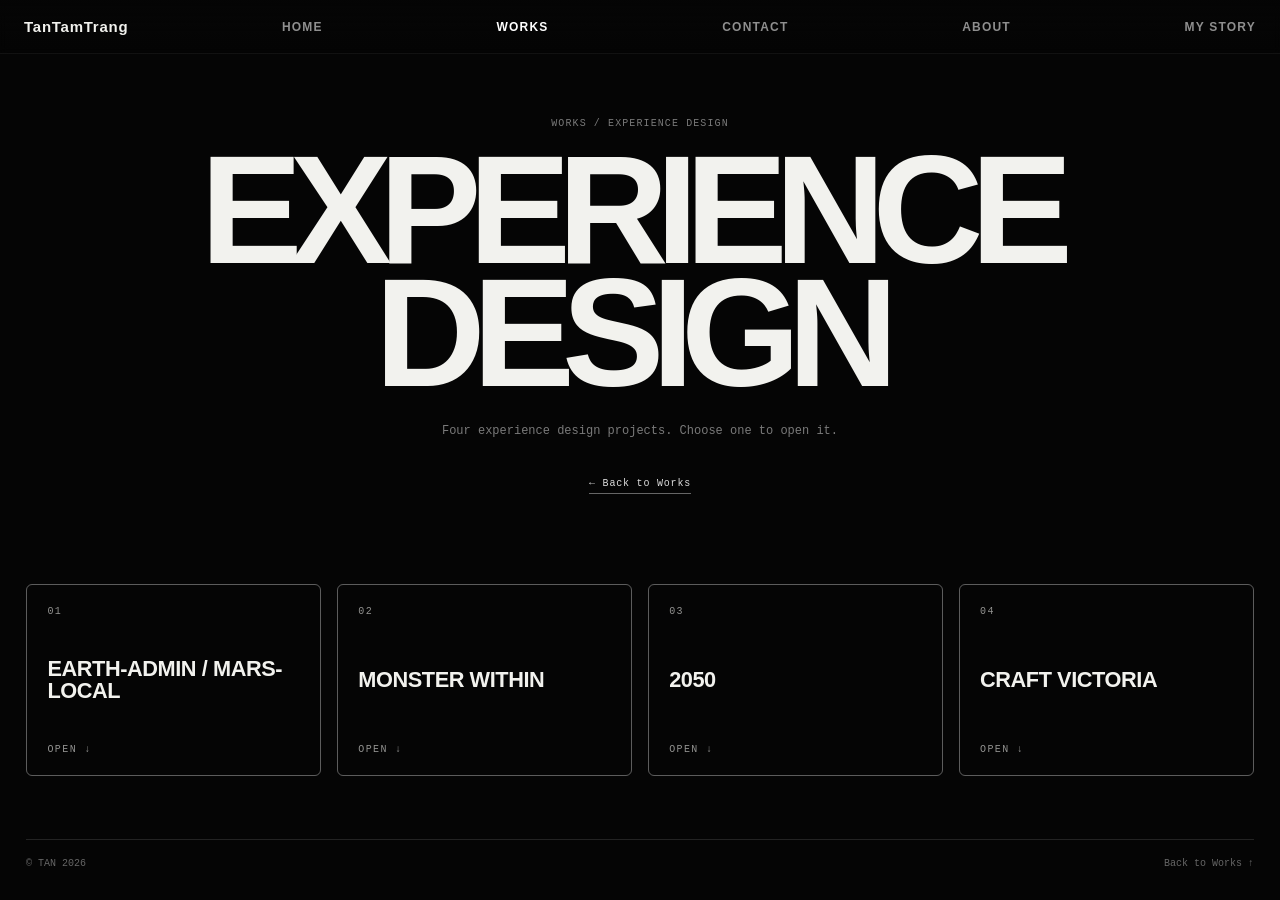
<file: TanTamTrang/TanTamTrang/wwwroot/experience-design.html>
<!doctype html>
<html lang="en">
<head>
  <meta charset="utf-8">
  <meta name="viewport" content="width=device-width,initial-scale=1">
  <title>EXPERIENCE DESIGN - TTT</title>
  <meta name="description" content="Experience design by TTT: concepts, research and designed experiences.">
  <link rel="canonical" href="https://tantamtrang.com/experience-design.html">
  <link rel="icon" href="favicon.ico" sizes="any">
  <link rel="icon" type="image/png" sizes="48x48" href="images/favicon-48.png">
  <link rel="icon" type="image/png" sizes="192x192" href="images/favicon-192.png">
  <link rel="apple-touch-icon" href="images/favicon-192.png">
  <meta property="og:type" content="website">
  <meta property="og:site_name" content="TanTamTrang">
  <meta property="og:title" content="EXPERIENCE DESIGN - TTT">
  <meta property="og:description" content="Experience design by TTT: concepts, research and designed experiences.">
  <meta property="og:url" content="https://tantamtrang.com/experience-design.html">
  <meta property="og:image" content="https://tantamtrang.com/images/og-cover.jpg">
  <meta property="og:image:width" content="1200">
  <meta property="og:image:height" content="630">
  <meta name="twitter:card" content="summary_large_image">
  <link rel="stylesheet" href="style.css?v=172">
</head>
<body>

<div class="page-enter-curtain" id="pageEnterCurtain"></div>

<header class="topbar">
  <div class="brand-static">TanTamTrang</div>
  <nav class="topnav">
    <a href="index.html">Home</a>
    <a href="works.html" class="active">Works</a>
    <a href="contact.html">Contact</a>
    <a href="about.html">About</a>
    <a href="my-story.html">My Story</a>
  </nav>
</header>

<main class="poster-page">
  <section class="poster-hero">
    <p class="kicker">WORKS / EXPERIENCE DESIGN</p>
    <h1 class="page-title poster-title">EXPERIENCE DESIGN</h1>
    <p class="poster-intro">Four experience design projects. Choose one to open it.</p>
    <a class="poster-back" href="works.html">← Back to Works</a>
  </section>

  <!-- The four projects. Each button opens its case study below (script.js);
       the address follows along (experience-design.html#monster-within) so a
       project can be linked to directly. -->
  <nav class="ed-menu" aria-label="Projects">
    <button class="ed-tab" type="button" id="ed-tab-earth-admin" data-ed="earth-admin" aria-controls="ed-earth-admin" aria-expanded="false">
      <span class="ed-tab-no">01</span>
      <span class="ed-tab-title">EARTH-ADMIN / MARS-LOCAL</span>
      <span class="ed-tab-go" aria-hidden="true">OPEN ↓</span>
    </button>
    <button class="ed-tab" type="button" id="ed-tab-monster-within" data-ed="monster-within" aria-controls="ed-monster-within" aria-expanded="false">
      <span class="ed-tab-no">02</span>
      <span class="ed-tab-title">MONSTER WITHIN</span>
      <span class="ed-tab-go" aria-hidden="true">OPEN ↓</span>
    </button>
    <button class="ed-tab" type="button" id="ed-tab-2050" data-ed="2050" aria-controls="ed-2050" aria-expanded="false">
      <span class="ed-tab-no">03</span>
      <span class="ed-tab-title">2050</span>
      <span class="ed-tab-go" aria-hidden="true">OPEN ↓</span>
    </button>
    <button class="ed-tab" type="button" id="ed-tab-craft-victoria" data-ed="craft-victoria" aria-controls="ed-craft-victoria" aria-expanded="false">
      <span class="ed-tab-no">04</span>
      <span class="ed-tab-title">CRAFT VICTORIA</span>
      <span class="ed-tab-go" aria-hidden="true">OPEN ↓</span>
    </button>
  </nav>

  <article class="ed-article" id="ed-earth-admin" aria-labelledby="ed-tab-earth-admin" hidden>
    <header class="ed-article-head">
      <p class="kicker">EXPERIENCE DESIGN / EARTH-ADMIN / MARS-LOCAL</p>
      <h2 class="ed-article-title">EARTH-ADMIN / MARS-LOCAL</h2>
      <p class="ed-article-intro">Compare 2 goverment of earth and mars about immigration for international student.</p>
    </header>

    <!-- The case study, page by page: ED.pdf rendered to images so it reads in
         the site itself on any device, rather than in a browser's PDF viewer
         (which phones mostly do not show inline). width/height on every page
         keeps the column from jumping as the lazy ones arrive. -->
    <section class="ed-deck">
      <figure class="ed-page"><img src="images/ed/ed-01.jpg" width="1800" height="1273" alt="Cover — Earth-Admin / Mars-Local: Control vs Care" loading="eager" decoding="async"></figure>
      <figure class="ed-page"><img src="images/ed/ed-02.jpg" width="1800" height="1273" alt="01 Overview — Project overview" loading="lazy" decoding="async"></figure>
      <figure class="ed-page"><img src="images/ed/ed-03.jpg" width="1800" height="1273" alt="02 Scenario — Ethan is preparing to leave Earth" loading="lazy" decoding="async"></figure>
      <figure class="ed-page"><img src="images/ed/ed-04.jpg" width="1800" height="1273" alt="03 System logic — Two systems, two futures" loading="lazy" decoding="async"></figure>
      <figure class="ed-page"><img src="images/ed/ed-05.jpg" width="1800" height="1273" alt="04 Earth-Admin — Proof before permission" loading="lazy" decoding="async"></figure>
      <figure class="ed-page"><img src="images/ed/ed-06.jpg" width="1800" height="1273" alt="05 Earth-Admin — The system holds the final authority" loading="lazy" decoding="async"></figure>
      <figure class="ed-page"><img src="images/ed/ed-07.jpg" width="1800" height="1273" alt="06 Mars-Local — Prepare before committing" loading="lazy" decoding="async"></figure>
      <figure class="ed-page"><img src="images/ed/ed-08.jpg" width="1800" height="1273" alt="07 Future conditions — Housing and living costs" loading="lazy" decoding="async"></figure>
      <figure class="ed-page"><img src="images/ed/ed-09.jpg" width="1800" height="1273" alt="08 Future conditions — Work / study balance and risk" loading="lazy" decoding="async"></figure>
      <figure class="ed-page"><img src="images/ed/ed-10.jpg" width="1800" height="1273" alt="09 Decision — Information becomes action" loading="lazy" decoding="async"></figure>
      <figure class="ed-page"><img src="images/ed/ed-11.jpg" width="1800" height="1273" alt="10 Comparison — How the experience changes" loading="lazy" decoding="async"></figure>
      <figure class="ed-page"><img src="images/ed/ed-12.jpg" width="1800" height="1273" alt="11 Visual system — Two interfaces, two attitudes" loading="lazy" decoding="async"></figure>
      <figure class="ed-page"><img src="images/ed/ed-13.jpg" width="1800" height="1273" alt="12 Development — From rough flow to interactive prototype" loading="lazy" decoding="async"></figure>
      <figure class="ed-page"><img src="images/ed/ed-14.jpg" width="1800" height="1273" alt="13 Testing — Testing changed the decision moment" loading="lazy" decoding="async"></figure>
      <figure class="ed-page"><img src="images/ed/ed-15.jpg" width="1800" height="1273" alt="Final takeaway — One activity, two system logics" loading="lazy" decoding="async"></figure>
    </section>

    <!-- The prototype itself, at the end of the case study that explains it. -->
    <section class="ed-cta">
      <a class="ed-figma" href="https://www.figma.com/proto/2GNCd01cmQdfQyrJLZHAf1/A2_experimental-experience?node-id=133-8&amp;t=yT3hrMlB1K5JiL38-1&amp;scaling=scale-down&amp;content-scaling=fixed&amp;page-id=0%3A1&amp;starting-point-node-id=147%3A64&amp;show-proto-sidebar=1" target="_blank" rel="noopener">OPEN IN FIGMA ↗</a>
    </section>
  </article>

  <!-- MONSTER WITHIN: the pages of monster.pdf, in order. -->
  <article class="ed-article" id="ed-monster-within" aria-labelledby="ed-tab-monster-within" hidden>
    <header class="ed-article-head">
      <p class="kicker">EXPERIENCE DESIGN / MONSTER WITHIN</p>
      <h2 class="ed-article-title">MONSTER WITHIN</h2>
      <p class="ed-article-intro">An educational experience about human tapeworms, proposed for Melbourne Museum: three rooms that move from first encounter to close observation to what it all means.</p>
    </header>

    <section class="ed-deck">
      <figure class="ed-page"><img src="images/monster/monster-01.jpg" width="1800" height="1273" alt="Monster Within &mdash; page 01" loading="eager" decoding="async"></figure>
      <figure class="ed-page"><img src="images/monster/monster-02.jpg" width="1800" height="1273" alt="Monster Within &mdash; page 02" loading="lazy" decoding="async"></figure>
      <figure class="ed-page"><img src="images/monster/monster-03.jpg" width="1800" height="1273" alt="Monster Within &mdash; page 03" loading="lazy" decoding="async"></figure>
      <figure class="ed-page"><img src="images/monster/monster-04.jpg" width="1800" height="1273" alt="Monster Within &mdash; page 04" loading="lazy" decoding="async"></figure>
      <figure class="ed-page"><img src="images/monster/monster-05.jpg" width="1800" height="1273" alt="Monster Within &mdash; page 05" loading="lazy" decoding="async"></figure>
      <figure class="ed-page"><img src="images/monster/monster-06.jpg" width="1800" height="1273" alt="Monster Within &mdash; page 06" loading="lazy" decoding="async"></figure>
      <figure class="ed-page"><img src="images/monster/monster-07.jpg" width="1800" height="1273" alt="Monster Within &mdash; page 07" loading="lazy" decoding="async"></figure>
      <figure class="ed-page"><img src="images/monster/monster-08.jpg" width="1800" height="1273" alt="Monster Within &mdash; page 08" loading="lazy" decoding="async"></figure>
      <figure class="ed-page"><img src="images/monster/monster-09.jpg" width="1800" height="1273" alt="Monster Within &mdash; page 09" loading="lazy" decoding="async"></figure>
      <figure class="ed-page"><img src="images/monster/monster-10.jpg" width="1800" height="1273" alt="Monster Within &mdash; page 10" loading="lazy" decoding="async"></figure>
      <figure class="ed-page"><img src="images/monster/monster-11.jpg" width="1800" height="1273" alt="Monster Within &mdash; page 11" loading="lazy" decoding="async"></figure>
      <figure class="ed-page"><img src="images/monster/monster-12.jpg" width="1800" height="1273" alt="Monster Within &mdash; page 12" loading="lazy" decoding="async"></figure>
      <figure class="ed-page"><img src="images/monster/monster-13.jpg" width="1800" height="1273" alt="Monster Within &mdash; page 13" loading="lazy" decoding="async"></figure>
      <figure class="ed-page"><img src="images/monster/monster-14.jpg" width="1800" height="1273" alt="Monster Within &mdash; page 14" loading="lazy" decoding="async"></figure>
      <figure class="ed-page"><img src="images/monster/monster-15.jpg" width="1800" height="1273" alt="Monster Within &mdash; page 15" loading="lazy" decoding="async"></figure>
      <figure class="ed-page"><img src="images/monster/monster-16.jpg" width="1800" height="1273" alt="Monster Within &mdash; page 16" loading="lazy" decoding="async"></figure>
      <figure class="ed-page"><img src="images/monster/monster-17.jpg" width="1800" height="1273" alt="Monster Within &mdash; page 17" loading="lazy" decoding="async"></figure>
      <figure class="ed-page"><img src="images/monster/monster-18.jpg" width="1800" height="1273" alt="Monster Within &mdash; page 18" loading="lazy" decoding="async"></figure>
      <figure class="ed-page"><img src="images/monster/monster-19.jpg" width="1800" height="1273" alt="Monster Within &mdash; page 19" loading="lazy" decoding="async"></figure>
      <figure class="ed-page"><img src="images/monster/monster-20.jpg" width="1800" height="1273" alt="Monster Within &mdash; page 20" loading="lazy" decoding="async"></figure>
      <figure class="ed-page"><img src="images/monster/monster-21.jpg" width="1800" height="1273" alt="Monster Within &mdash; page 21" loading="lazy" decoding="async"></figure>
      <figure class="ed-page"><img src="images/monster/monster-22.jpg" width="1800" height="1273" alt="Monster Within &mdash; page 22" loading="lazy" decoding="async"></figure>
    </section>
  </article>

  <!-- 2050: its case study goes in here, in place of the note below
       (the same <section class="ed-deck"> of pages as Earth-Admin works). -->
  <article class="ed-article" id="ed-2050" aria-labelledby="ed-tab-2050" hidden>
    <header class="ed-article-head">
      <p class="kicker">EXPERIENCE DESIGN / 2050</p>
      <h2 class="ed-article-title">2050</h2>
    </header>
    <p class="ed-soon">Case study coming soon.</p>
  </article>

  <!-- CRAFT VICTORIA: its case study goes in here, in place of the note below
       (the same <section class="ed-deck"> of pages as Earth-Admin works). -->
  <article class="ed-article" id="ed-craft-victoria" aria-labelledby="ed-tab-craft-victoria" hidden>
    <header class="ed-article-head">
      <p class="kicker">EXPERIENCE DESIGN / CRAFT VICTORIA</p>
      <h2 class="ed-article-title">CRAFT VICTORIA</h2>
    </header>
    <p class="ed-soon">Case study coming soon.</p>
  </article>
</main>

<footer class="footer">
  <span>© TAN 2026</span>
  <a href="works.html">Back to Works ↑</a>
</footer>

<script src="script.js?v=172"></script>
</body>
</html>
</file>
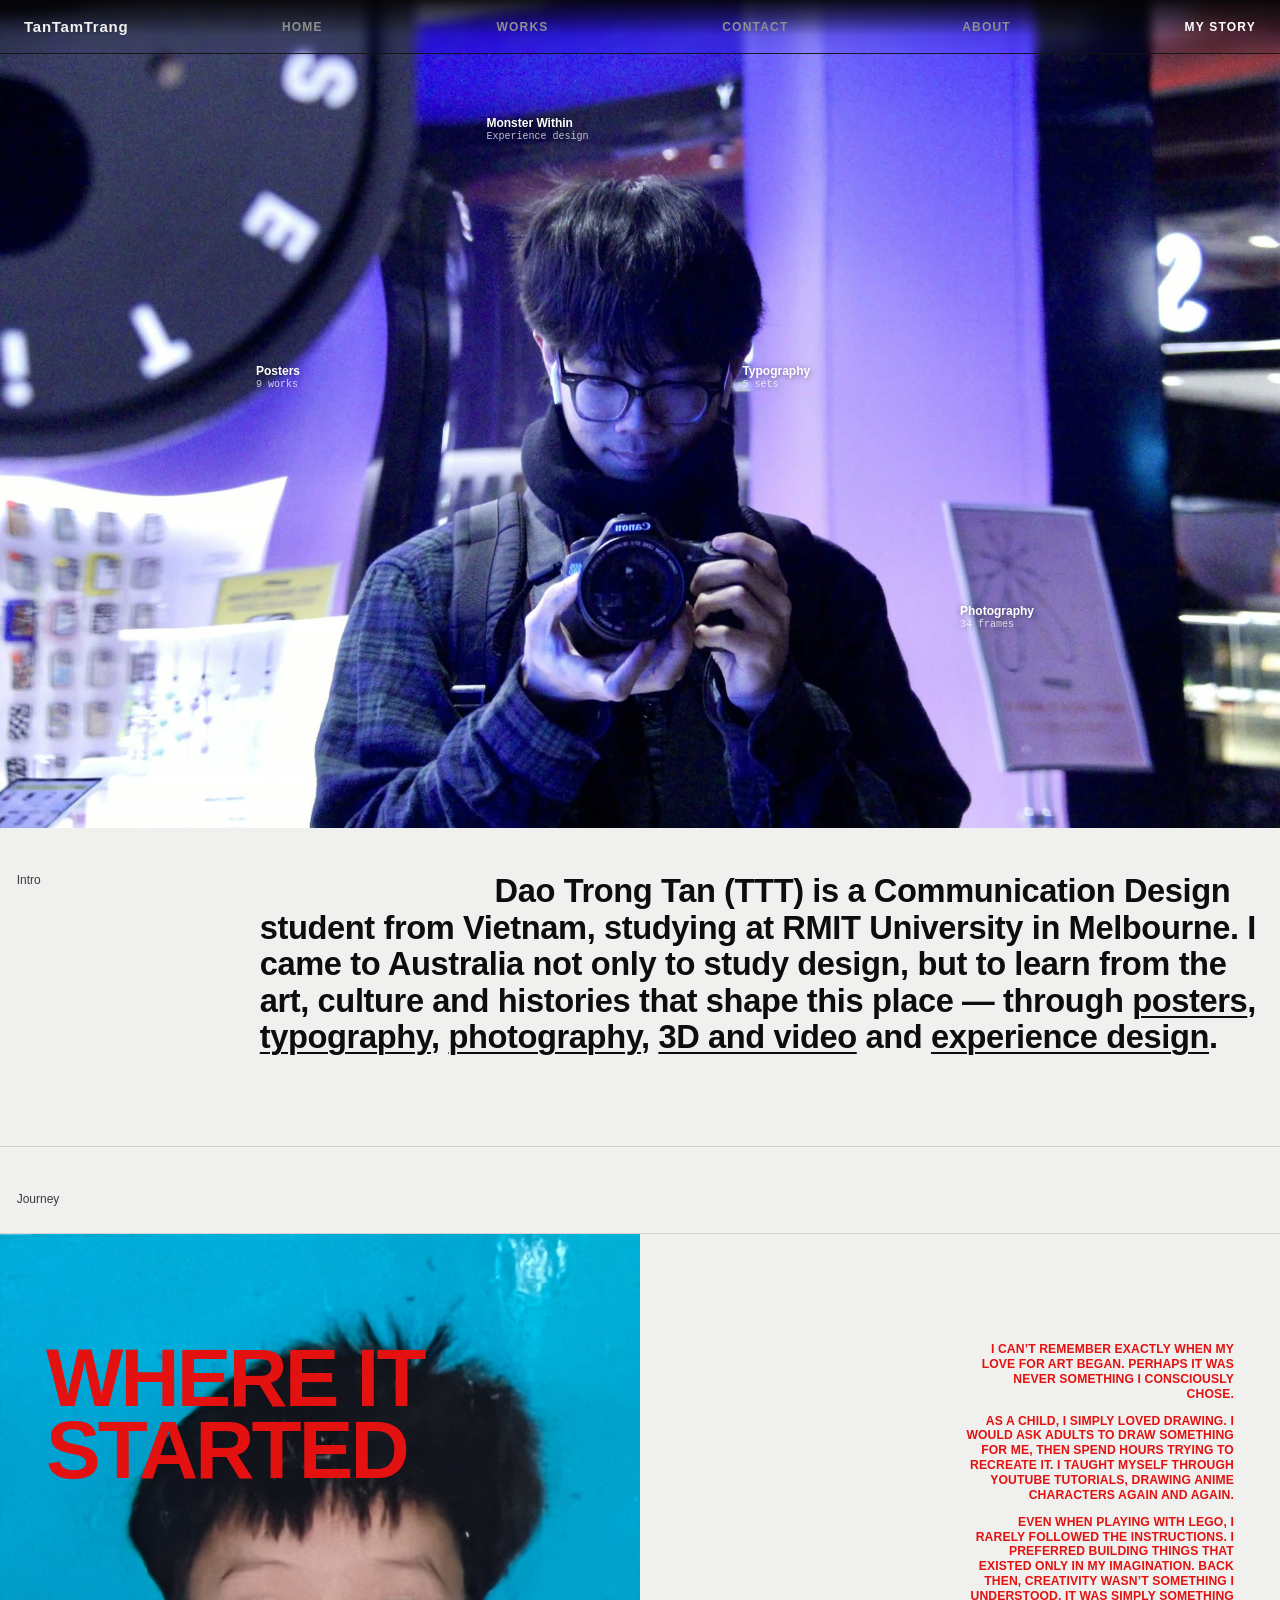
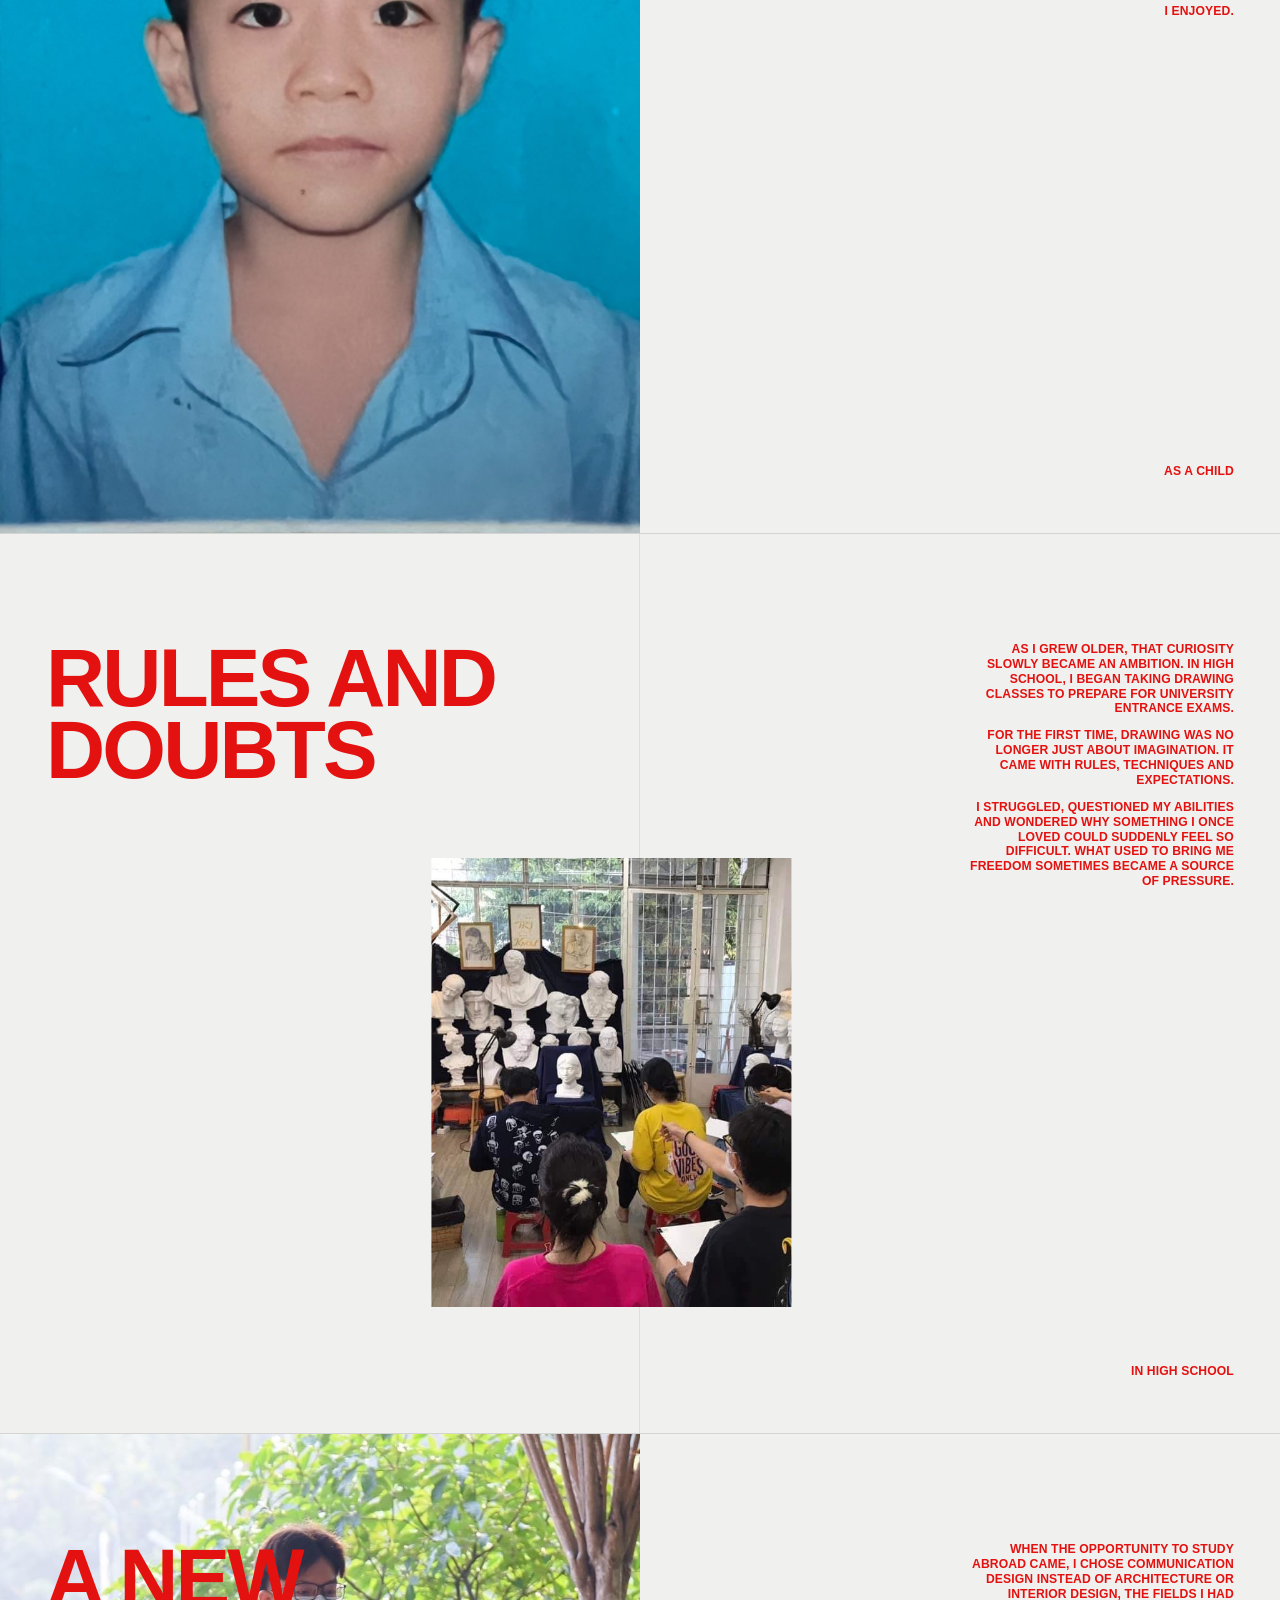
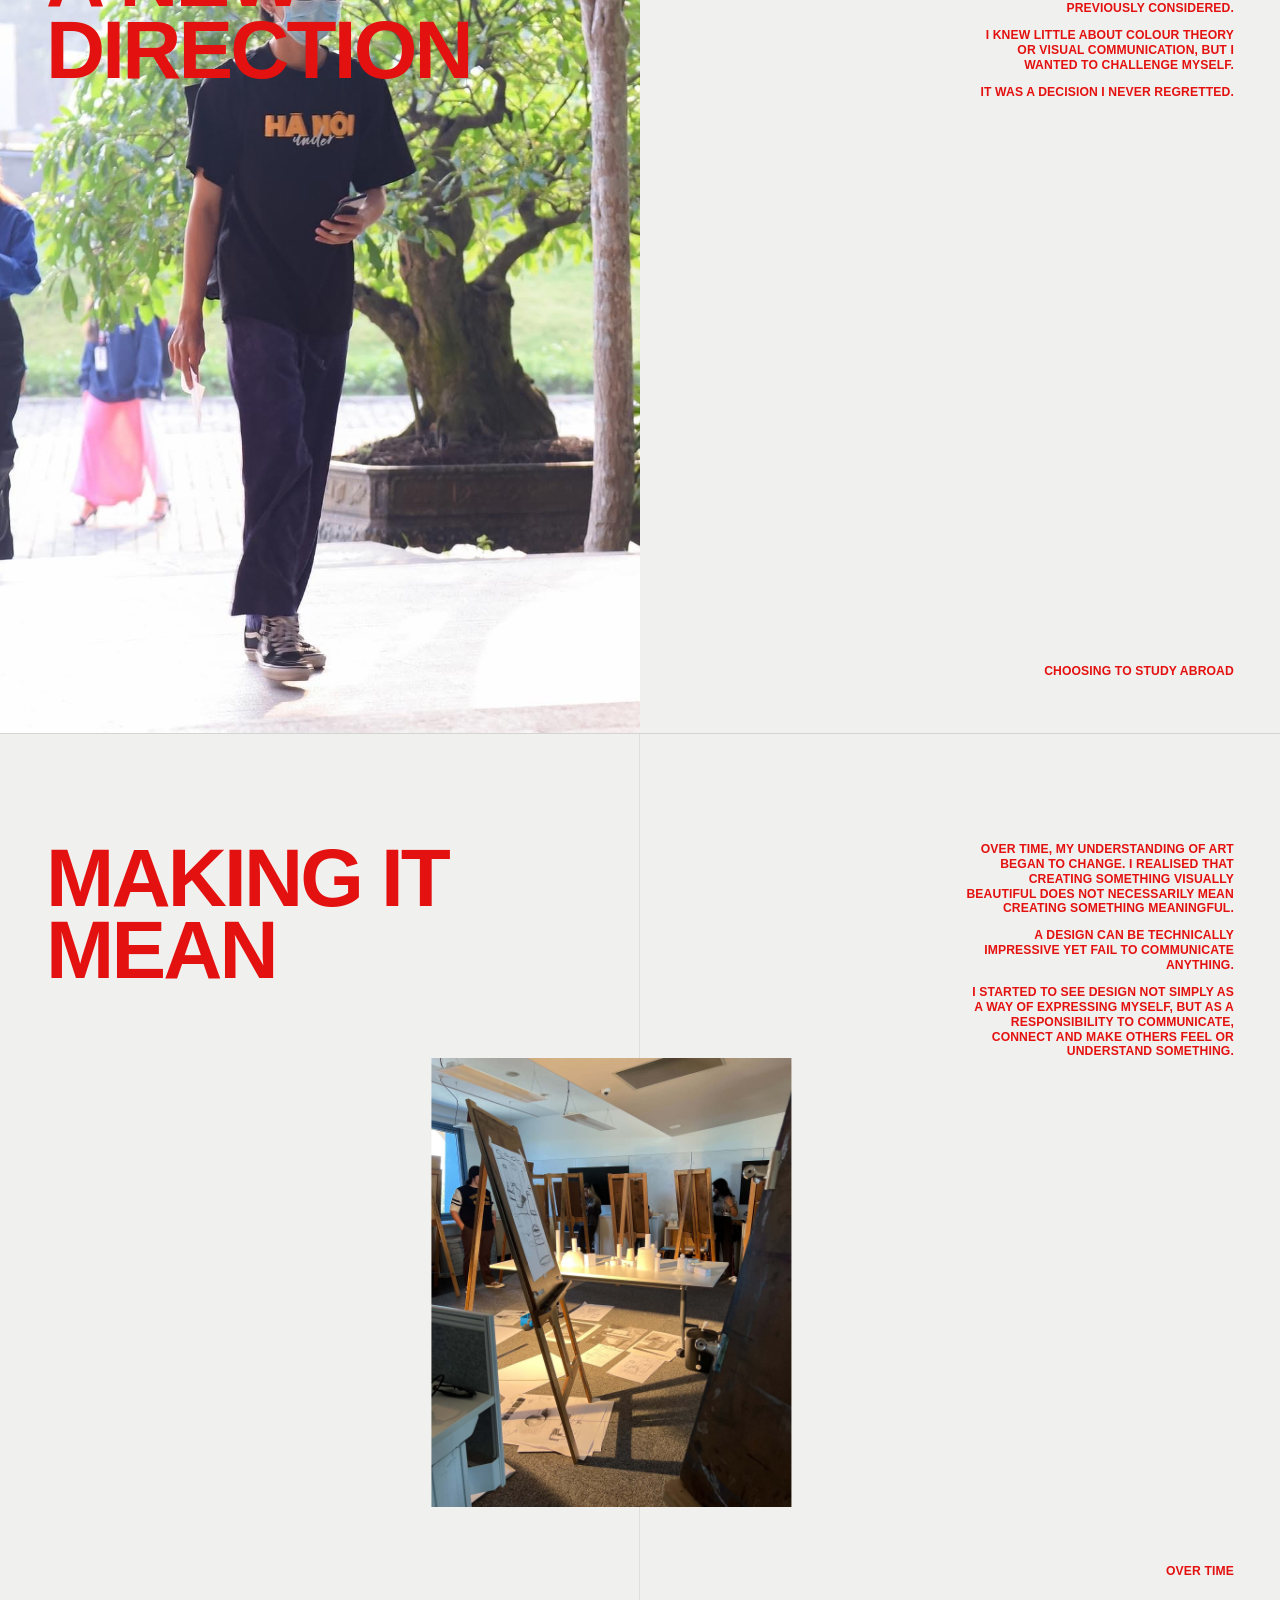
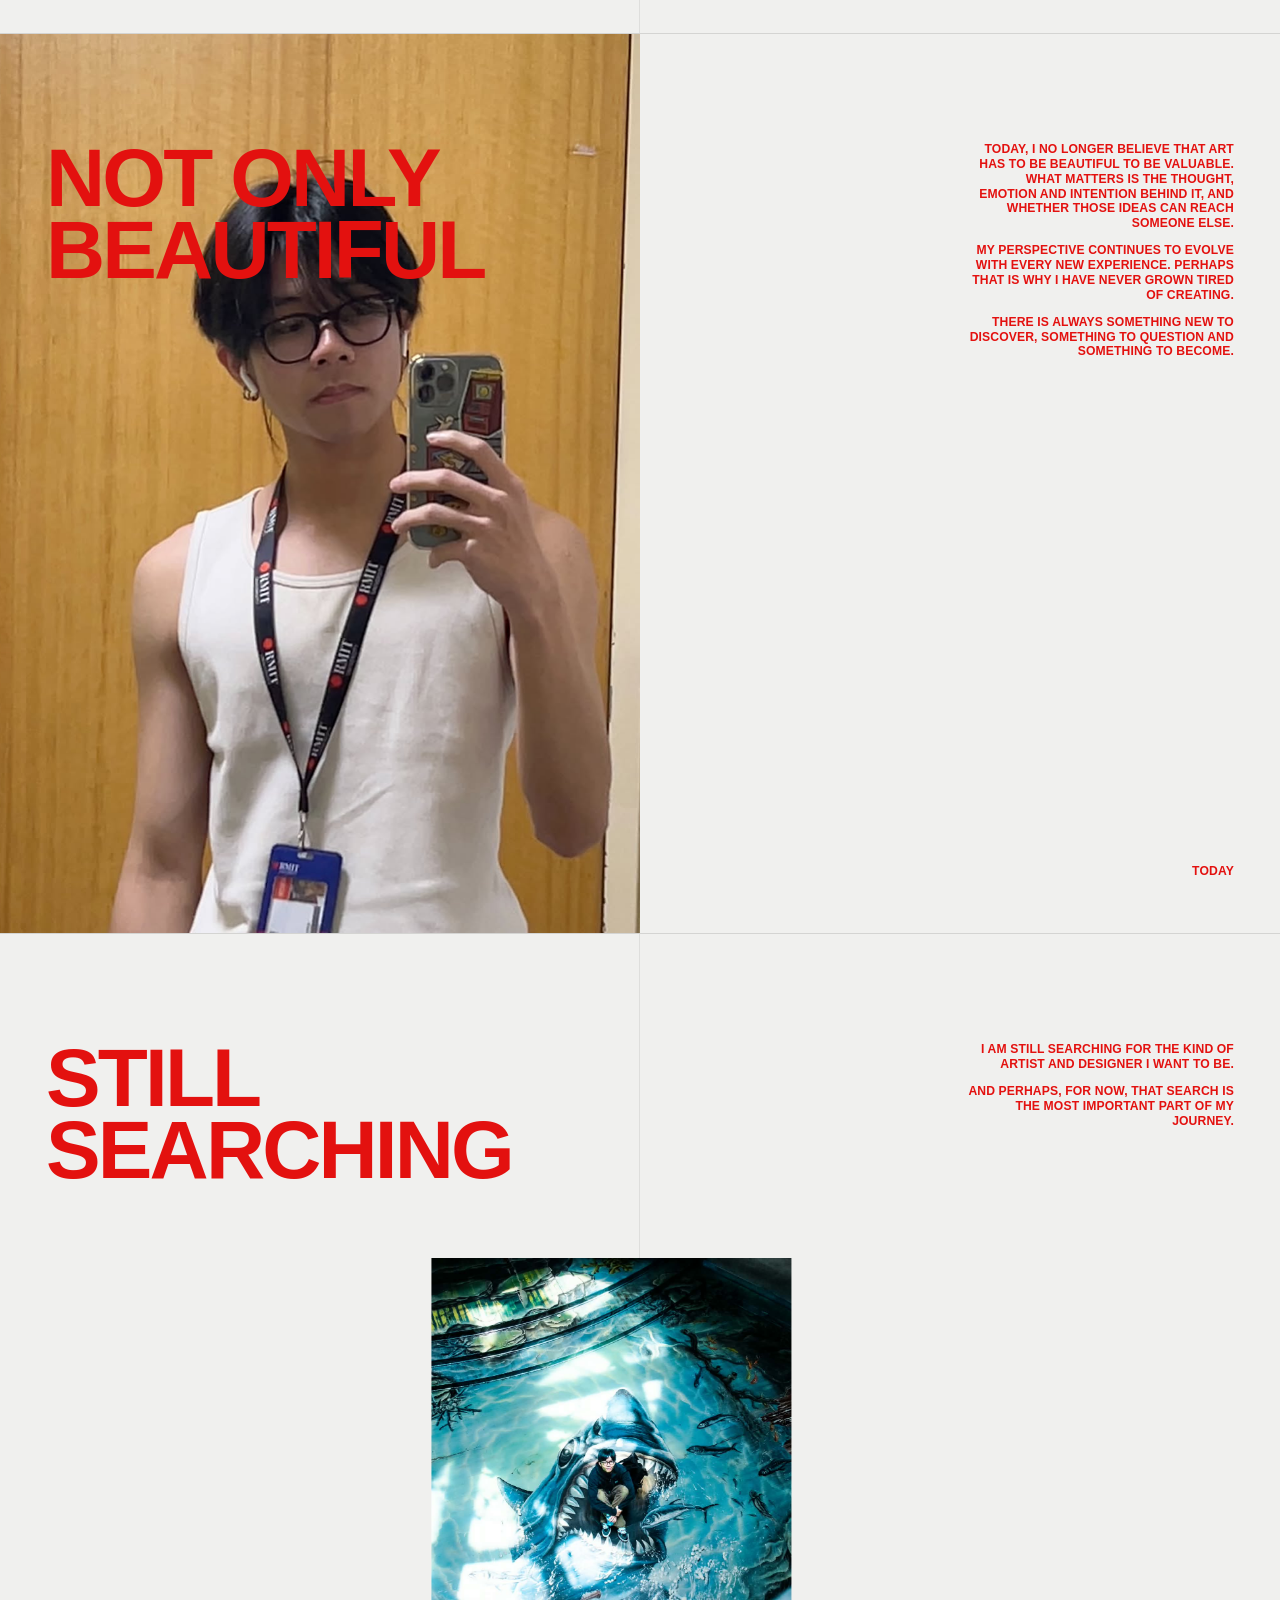
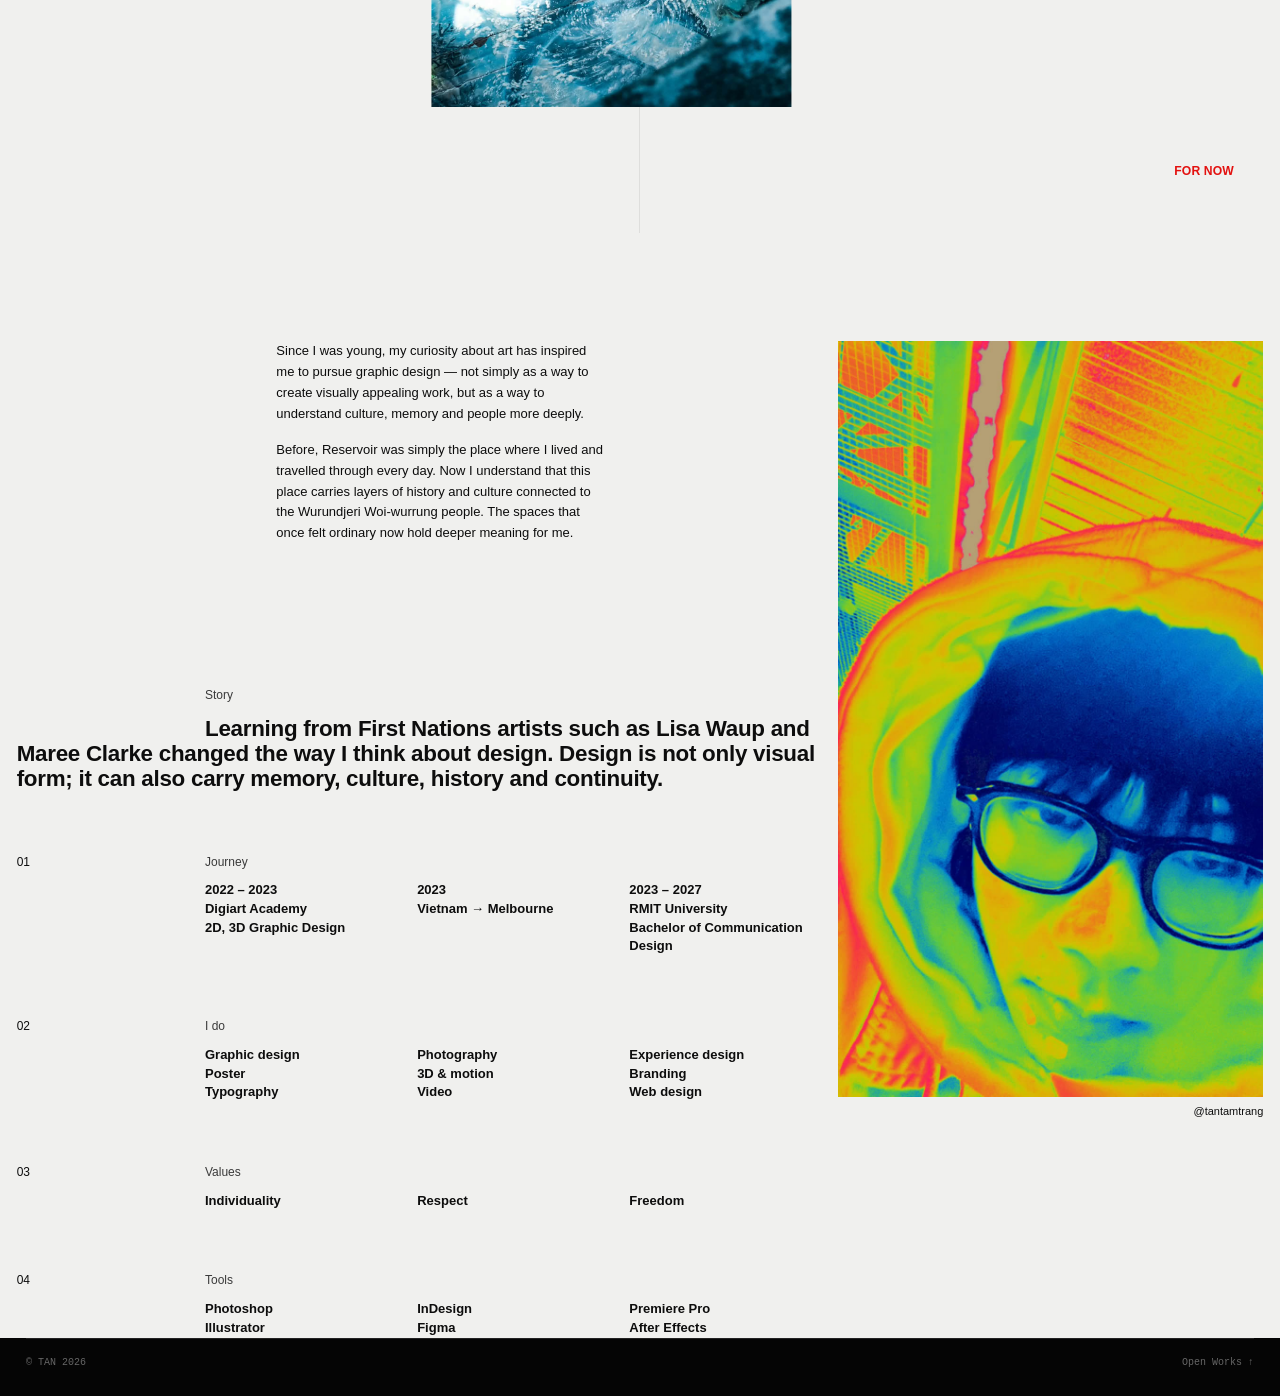
<file: TanTamTrang/TanTamTrang/wwwroot/my-story.html>
<!doctype html>
<html lang="en">
<head>
  <meta charset="utf-8">
  <meta name="viewport" content="width=device-width,initial-scale=1">
  <title>MY STORY - TTT</title>
  <meta name="description" content="My Story: how Dao Trong Tan (TTT) came to design, from Vietnam to Communication Design at RMIT in Melbourne, and what the work has taught along the way.">
  <link rel="canonical" href="https://tantamtrang.com/my-story.html">
  <link rel="icon" href="favicon.ico" sizes="any">
  <link rel="icon" type="image/png" sizes="48x48" href="images/favicon-48.png">
  <link rel="icon" type="image/png" sizes="192x192" href="images/favicon-192.png">
  <link rel="apple-touch-icon" href="images/favicon-192.png">
  <meta property="og:type" content="website">
  <meta property="og:site_name" content="TanTamTrang">
  <meta property="og:title" content="MY STORY - TTT">
  <meta property="og:description" content="My Story: how Dao Trong Tan (TTT) came to design, from Vietnam to Communication Design at RMIT in Melbourne, and what the work has taught along the way.">
  <meta property="og:url" content="https://tantamtrang.com/my-story.html">
  <meta property="og:image" content="https://tantamtrang.com/images/og-cover.jpg">
  <meta property="og:image:width" content="1200">
  <meta property="og:image:height" content="630">
  <meta name="twitter:card" content="summary_large_image">
  <script>try{if(sessionStorage.getItem('ptEnter')==='1'){document.documentElement.classList.add('pt-enter');sessionStorage.removeItem('ptEnter');}}catch(e){}</script>
  <link rel="stylesheet" href="style.css?v=172">
  <link rel="preconnect" href="https://fonts.googleapis.com">
  <link rel="preconnect" href="https://fonts.gstatic.com" crossorigin>
  <link href="https://fonts.googleapis.com/css2?family=Outfit:wght@300;400;500;700&family=Instrument+Serif:ital@0;1&display=swap" rel="stylesheet">
</head>
<body>

<div class="page-transition" id="pageTransition" aria-hidden="true" data-nosnippet>
  <div class="transition-frame transition-frame-1"></div>
  <div class="transition-frame transition-frame-2"></div>
  <div class="transition-frame transition-frame-3"></div>
  <div class="transition-frame transition-frame-4"></div>
  <div class="transition-frame transition-frame-5"></div>
  <div class="transition-ui">
    <span id="transitionFrom">CURRENT</span>
    <span>→</span>
    <span id="transitionTo">NEXT</span>
  </div>
</div>
<div class="page-enter-curtain" id="pageEnterCurtain"></div>

  
<header class="topbar">
  <div class="brand-static">TanTamTrang</div>
  <nav class="topnav">
    <a href="index.html">Home</a>
    <a href="works.html">Works</a>
    <a href="contact.html">Contact</a>
    <a href="about.html">About</a>
    <a href="my-story.html" class="active">My Story</a>
  </nav>
</header>

  <main class="st-page">

    <!-- Hero: the picture cuts between scenes like a reel; the small labels
         over it are the projects, each a link -->
    <section class="st-hero" aria-label="My Story">
      <div class="st-slide is-on" style="--img:url('images/about/hero.jpg')"></div>
      <div class="st-slide st-card" aria-hidden="true">
        <span class="st-card-top"><b>2026</b><i>MY STORY</i></span>
        <span class="st-card-word"><b>TANTAM</b>TRANG</span>
      </div>
     
      <a class="st-tag" href="experience-design.html#monster-within" style="left:38%; top:14%">Monster Within<small>Experience design</small></a>
      <a class="st-tag" href="poster.html" style="left:20%; top:44%">Posters<small>9 works</small></a>
      <a class="st-tag" href="typography.html" style="left:58%; top:44%">Typography<small>5 sets</small></a>
      <a class="st-tag" href="photography.html" style="left:75%; top:73%">Photography<small>34 frames</small></a>
    </section>

    <!-- Intro: one big statement, indented on its first line -->
    <section class="st-sec">
      <span class="st-side">Intro</span>
      <p class="st-big st-indent">Dao Trong Tan (TTT) is a Communication Design student from Vietnam, studying at RMIT University in Melbourne. I came to Australia not only to study design, but to learn from the art, culture and histories that shape this place &mdash; through <a href="poster.html">posters</a>, <a href="typography.html">typography</a>, <a href="photography.html">photography</a>, <a href="3d-video.html">3D and video</a> and <a href="experience-design.html">experience design</a>.</p>
    </section>

    <!-- Journey: one spread per step, like the pages of a magazine, in two
         alternating layouts - the photo filling the left page with the title
         over it, or the photo set small across the fold. The words run in a
         narrow column on the right page - the story in six parts, one
         paragraph each. Click a photo to see it whole.
         To change a step, edit its words below; the photos are
         images/my-story-0N.jpg. -->
    <section class="st-journey" aria-label="Journey">
      <span class="st-side">Journey</span>
      <div class="st-jlist st-spreads">
        <article class="st-sp st-sp-a">
          <div class="st-sp-left">
            <figure class="st-sp-fig st-sp-photo"><img src="images/my-story-01.jpg" alt="School photo as a child" loading="lazy" decoding="async"></figure>
            <h3 class="st-sp-title">Where it<br>started</h3>
            
          </div>
          <div class="st-sp-panel">
            <div class="st-sp-text">
            <p>I can&rsquo;t remember exactly when my love for art began. Perhaps it was never something I consciously chose.</p>
            <p>As a child, I simply loved drawing. I would ask adults to draw something for me, then spend hours trying to recreate it. I taught myself through YouTube tutorials, drawing anime characters again and again.</p>
            <p>Even when playing with Lego, I rarely followed the instructions. I preferred building things that existed only in my imagination. Back then, creativity wasn&rsquo;t something I understood. It was simply something I enjoyed.</p>
            </div>
            <p class="st-sp-when">As a child</p>
          </div>
        </article>
        <article class="st-sp st-sp-b">
          <div class="st-sp-left st-sp-plain">
            <h3 class="st-sp-title">Rules and<br>doubts</h3>
        
          </div>
          <div class="st-sp-panel">
            <div class="st-sp-text">
            <p>As I grew older, that curiosity slowly became an ambition. In high school, I began taking drawing classes to prepare for university entrance exams.</p>
            <p>For the first time, drawing was no longer just about imagination. It came with rules, techniques and expectations.</p>
            <p>I struggled, questioned my abilities and wondered why something I once loved could suddenly feel so difficult. What used to bring me freedom sometimes became a source of pressure.</p>
            </div>
            <p class="st-sp-when">In high school</p>
          </div>
          <figure class="st-sp-fig st-sp-inset"><img src="images/my-story-02.jpg" alt="Drawing class with plaster busts" loading="lazy" decoding="async"></figure>
        </article>
        <article class="st-sp st-sp-a">
          <div class="st-sp-left">
            <figure class="st-sp-fig st-sp-photo"><img src="images/my-story-03.jpg" alt="Walking on a university campus" loading="lazy" decoding="async"></figure>
            <h3 class="st-sp-title">A new<br>direction</h3>
        
          </div>
          <div class="st-sp-panel">
            <div class="st-sp-text">
            <p>When the opportunity to study abroad came, I chose Communication Design instead of architecture or interior design, the fields I had previously considered.</p>
            <p>I knew little about colour theory or visual communication, but I wanted to challenge myself.</p>
            <p>It was a decision I never regretted.</p>
            </div>
            <p class="st-sp-when">Choosing to study abroad</p>
          </div>
        </article>
        <article class="st-sp st-sp-b">
          <div class="st-sp-left st-sp-plain">
            <h3 class="st-sp-title">Making it<br>mean</h3>
      
          </div>
          <div class="st-sp-panel">
            <div class="st-sp-text">
            <p>Over time, my understanding of art began to change. I realised that creating something visually beautiful does not necessarily mean creating something meaningful.</p>
            <p>A design can be technically impressive yet fail to communicate anything.</p>
            <p>I started to see design not simply as a way of expressing myself, but as a responsibility to communicate, connect and make others feel or understand something.</p>
            </div>
            <p class="st-sp-when">Over time</p>
          </div>
          <figure class="st-sp-fig st-sp-inset"><img src="images/my-story-04.jpg" alt="Design studio with easels" loading="lazy" decoding="async"></figure>
        </article>
        <article class="st-sp st-sp-a">
          <div class="st-sp-left">
            <figure class="st-sp-fig st-sp-photo"><img src="images/my-story-05.jpg" alt="Selfie with an RMIT lanyard" loading="lazy" decoding="async"></figure>
            <h3 class="st-sp-title">Not only<br>beautiful</h3>
      
          </div>
          <div class="st-sp-panel">
            <div class="st-sp-text">
            <p>Today, I no longer believe that art has to be beautiful to be valuable. What matters is the thought, emotion and intention behind it, and whether those ideas can reach someone else.</p>
            <p>My perspective continues to evolve with every new experience. Perhaps that is why I have never grown tired of creating.</p>
            <p>There is always something new to discover, something to question and something to become.</p>
            </div>
            <p class="st-sp-when">Today</p>
          </div>
        </article>
        <article class="st-sp st-sp-b">
          <div class="st-sp-left st-sp-plain">
            <h3 class="st-sp-title">Still<br>searching</h3>
    
          </div>
          <div class="st-sp-panel">
            <div class="st-sp-text">
            <p>I am still searching for the kind of artist and designer I want to be.</p>
            <p>And perhaps, for now, that search is the most important part of my journey.</p>
            </div>
            <p class="st-sp-when">For now</p>
          </div>
          <figure class="st-sp-fig st-sp-inset"><img src="images/my-story-06.jpg" alt="Sitting inside a 3D shark mural" loading="lazy" decoding="async"></figure>
        </article>
      </div>
    </section>

    <!-- Small text on the left, a large picture that holds on the right -->
    <section class="st-split">
      <div class="st-split-text">
        <p>Since I was young, my curiosity about art has inspired me to pursue graphic design &mdash; not simply as a way to create visually appealing work, but as a way to understand culture, memory and people more deeply.</p>
        <p>Before, Reservoir was simply the place where I lived and travelled through every day. Now I understand that this place carries layers of history and culture connected to the Wurundjeri Woi-wurrung people. The spaces that once felt ordinary now hold deeper meaning for me.</p>
      </div>
      <figure class="st-split-fig">
        <img src="images/about/portrait.jpg" width="900" height="1600" alt="Dao Trong Tan" loading="lazy" decoding="async">
        <figcaption>@tantamtrang</figcaption>
      </figure>

      <div class="st-split-main">
        <span class="st-label st-label-top">Story</span>
        <p class="st-big st-mid st-indent">Learning from First Nations artists such as Lisa Waup and Maree Clarke changed the way I think about design. Design is not only visual form; it can also carry memory, culture, history and continuity.</p>
      <div class="st-row">
        <span class="st-no">01</span>
        <span class="st-label">Journey</span>
        <div class="st-cols">
          <ul><li>2022 &ndash; 2023</li><li>Digiart Academy</li><li>2D, 3D Graphic Design</li></ul>
          <ul><li>2023</li><li>Vietnam &rarr; Melbourne</li></ul>
          <ul><li>2023 &ndash; 2027</li><li>RMIT University</li><li>Bachelor of Communication Design</li></ul>
        </div>
      </div>
      <div class="st-row">
        <span class="st-no">02</span>
        <span class="st-label">I do</span>
        <div class="st-cols">
          <ul><li>Graphic design</li><li>Poster</li><li>Typography</li></ul>
          <ul><li>Photography</li><li>3D &amp; motion</li><li>Video</li></ul>
          <ul><li>Experience design</li><li>Branding</li><li>Web design</li></ul>
        </div>
      </div>
      <div class="st-row">
        <span class="st-no">03</span>
        <span class="st-label">Values</span>
        <div class="st-cols">
          <ul><li>Individuality</li></ul>
          <ul><li>Respect</li></ul>
          <ul><li>Freedom</li></ul>
        </div>
      </div>
      <div class="st-row">
        <span class="st-no">04</span>
        <span class="st-label">Tools</span>
        <div class="st-cols">
          <ul><li>Photoshop</li><li>Illustrator</li></ul>
          <ul><li>InDesign</li><li>Figma</li></ul>
          <ul><li>Premiere Pro</li><li>After Effects</li></ul>
        </div>
      </div>
      </div>
    </section>

    <!-- Selected works: two to a row, title left and field right above each -->
   

    <!-- fixed corners, like a viewfinder: place and the time in Melbourne -->
  
  </main>
  <footer class="footer">
    <span>© TAN 2026</span>
    <a href="works.html">Open Works ↑</a>
  </footer>

  <!-- Click a journey photo to see it whole (script.js, the photography lightbox) -->
  <div class="photo-lb" id="photoLb" aria-hidden="true">
    <div class="photo-lb-frame"><img alt=""></div>
    <button class="photo-lb-close" id="photoLbClose" type="button" aria-label="Close">&times;</button>
  </div>
  <script src="script.js?v=172"></script>
</body>
</html>
</file>
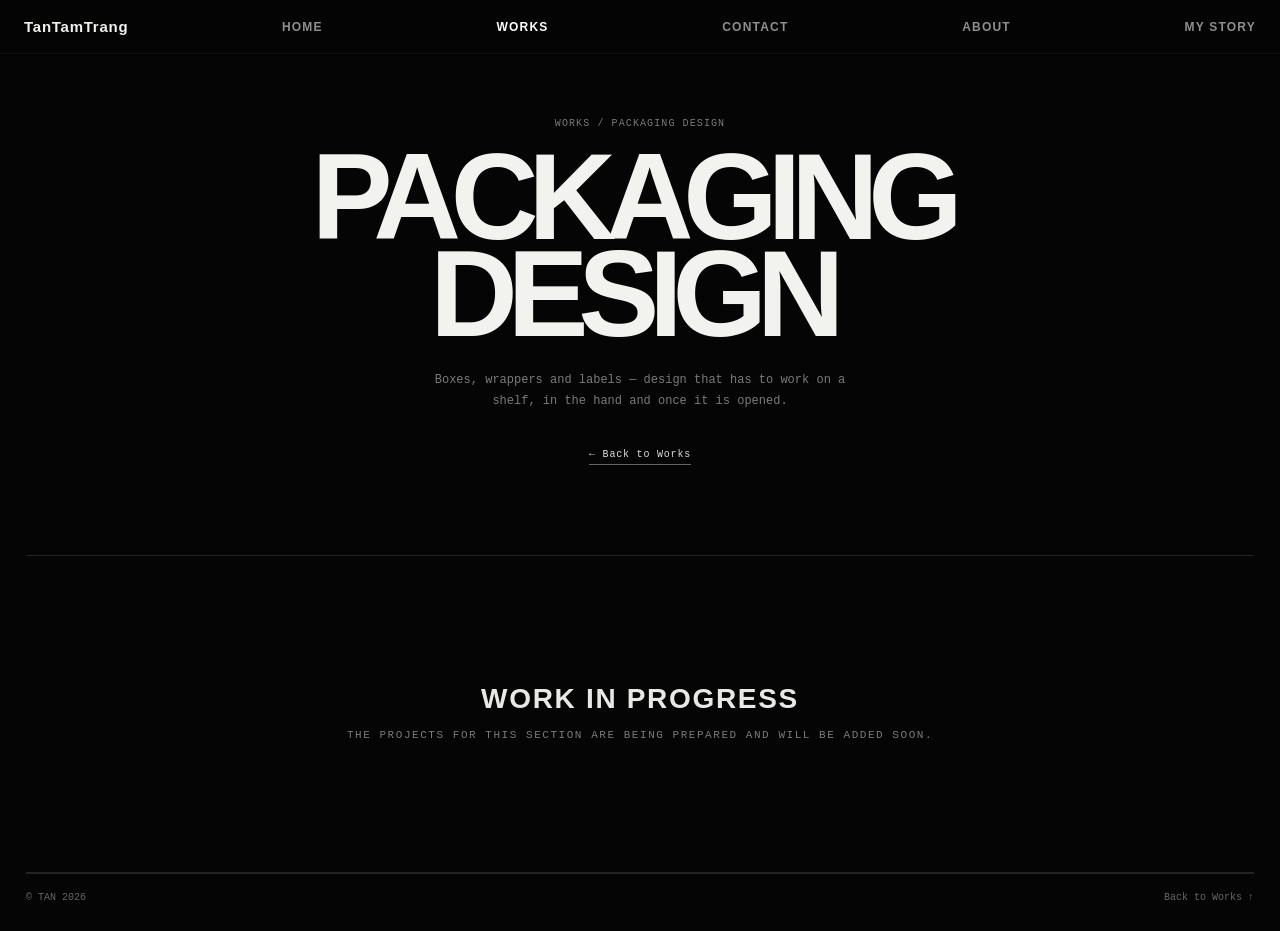
<file: TanTamTrang/TanTamTrang/wwwroot/packaging-design.html>
<!doctype html>
<html lang="en">
<head>
  <meta charset="utf-8">
  <meta name="viewport" content="width=device-width,initial-scale=1">
  <title>PACKAGING DESIGN - TTT</title>
  <meta name="description" content="Packaging design by TTT: boxes, wrappers and labels built around what they carry.">
  <link rel="canonical" href="https://tantamtrang.com/packaging-design.html">
  <link rel="icon" href="favicon.ico" sizes="any">
  <link rel="icon" type="image/png" sizes="48x48" href="images/favicon-48.png">
  <link rel="icon" type="image/png" sizes="192x192" href="images/favicon-192.png">
  <link rel="apple-touch-icon" href="images/favicon-192.png">
  <meta property="og:type" content="website">
  <meta property="og:site_name" content="TanTamTrang">
  <meta property="og:title" content="PACKAGING DESIGN - TTT">
  <meta property="og:description" content="Packaging design by TTT: boxes, wrappers and labels built around what they carry.">
  <meta property="og:url" content="https://tantamtrang.com/packaging-design.html">
  <meta property="og:image" content="https://tantamtrang.com/images/og-cover.jpg">
  <meta property="og:image:width" content="1200">
  <meta property="og:image:height" content="630">
  <meta name="twitter:card" content="summary_large_image">
  <link rel="stylesheet" href="style.css?v=172">
</head>
<body>

<div class="page-enter-curtain" id="pageEnterCurtain"></div>

<header class="topbar">
  <div class="brand-static">TanTamTrang</div>
  <nav class="topnav">
    <a href="index.html">Home</a>
    <a href="works.html" class="active">Works</a>
    <a href="contact.html">Contact</a>
    <a href="about.html">About</a>
    <a href="my-story.html">My Story</a>
  </nav>
</header>

<main class="poster-page">
  <section class="poster-hero">
    <p class="kicker">WORKS / PACKAGING DESIGN</p>
    <h1 class="page-title poster-title poster-title-long">PACKAGING<br>DESIGN</h1>
    <p class="poster-intro">Boxes, wrappers and labels — design that has to work on a shelf, in the hand and once it is opened.</p>
    <a class="poster-back" href="works.html">← Back to Works</a>
  </section>

  <section class="work-soon">
    <strong>Work in progress</strong>
    The projects for this section are being prepared and will be added soon.
  </section>
</main>

<footer class="footer">
  <span>© TAN 2026</span>
  <a href="works.html">Back to Works ↑</a>
</footer>

<script src="script.js?v=172"></script>
</body>
</html>
</file>
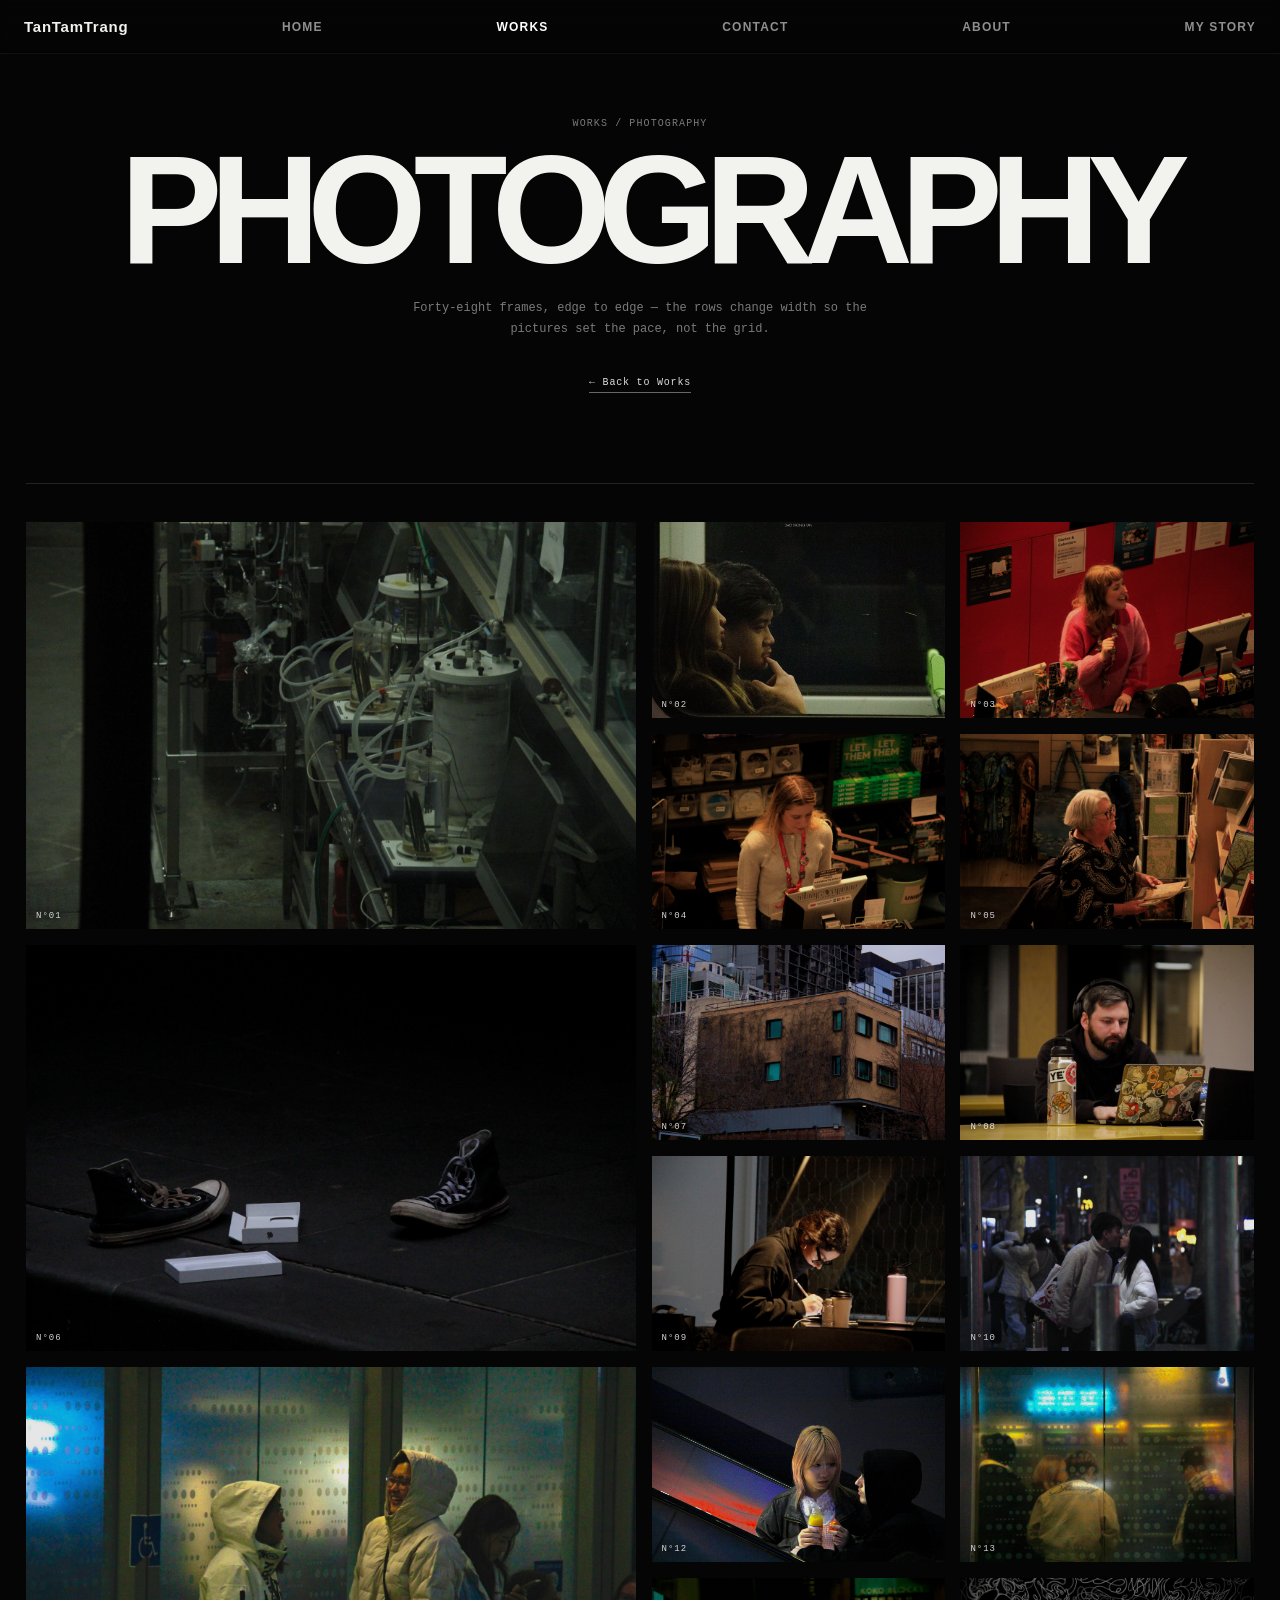
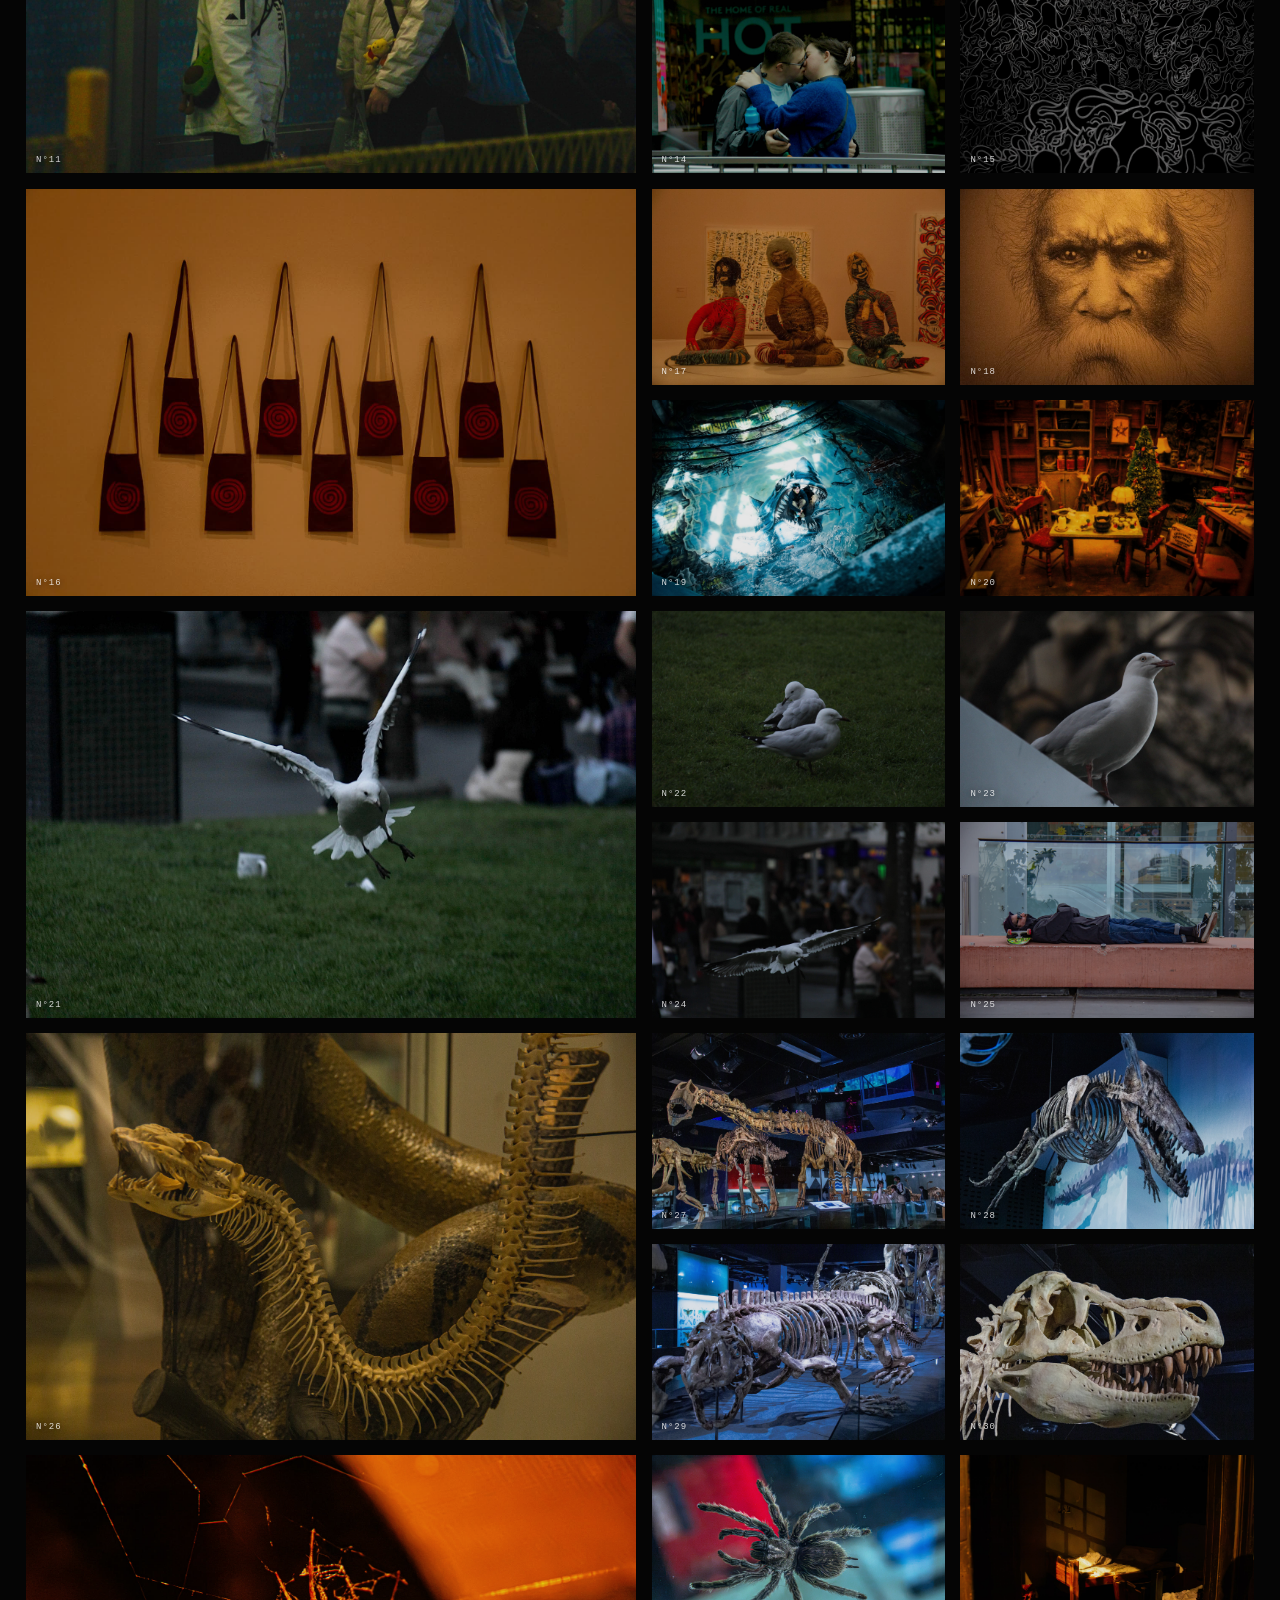
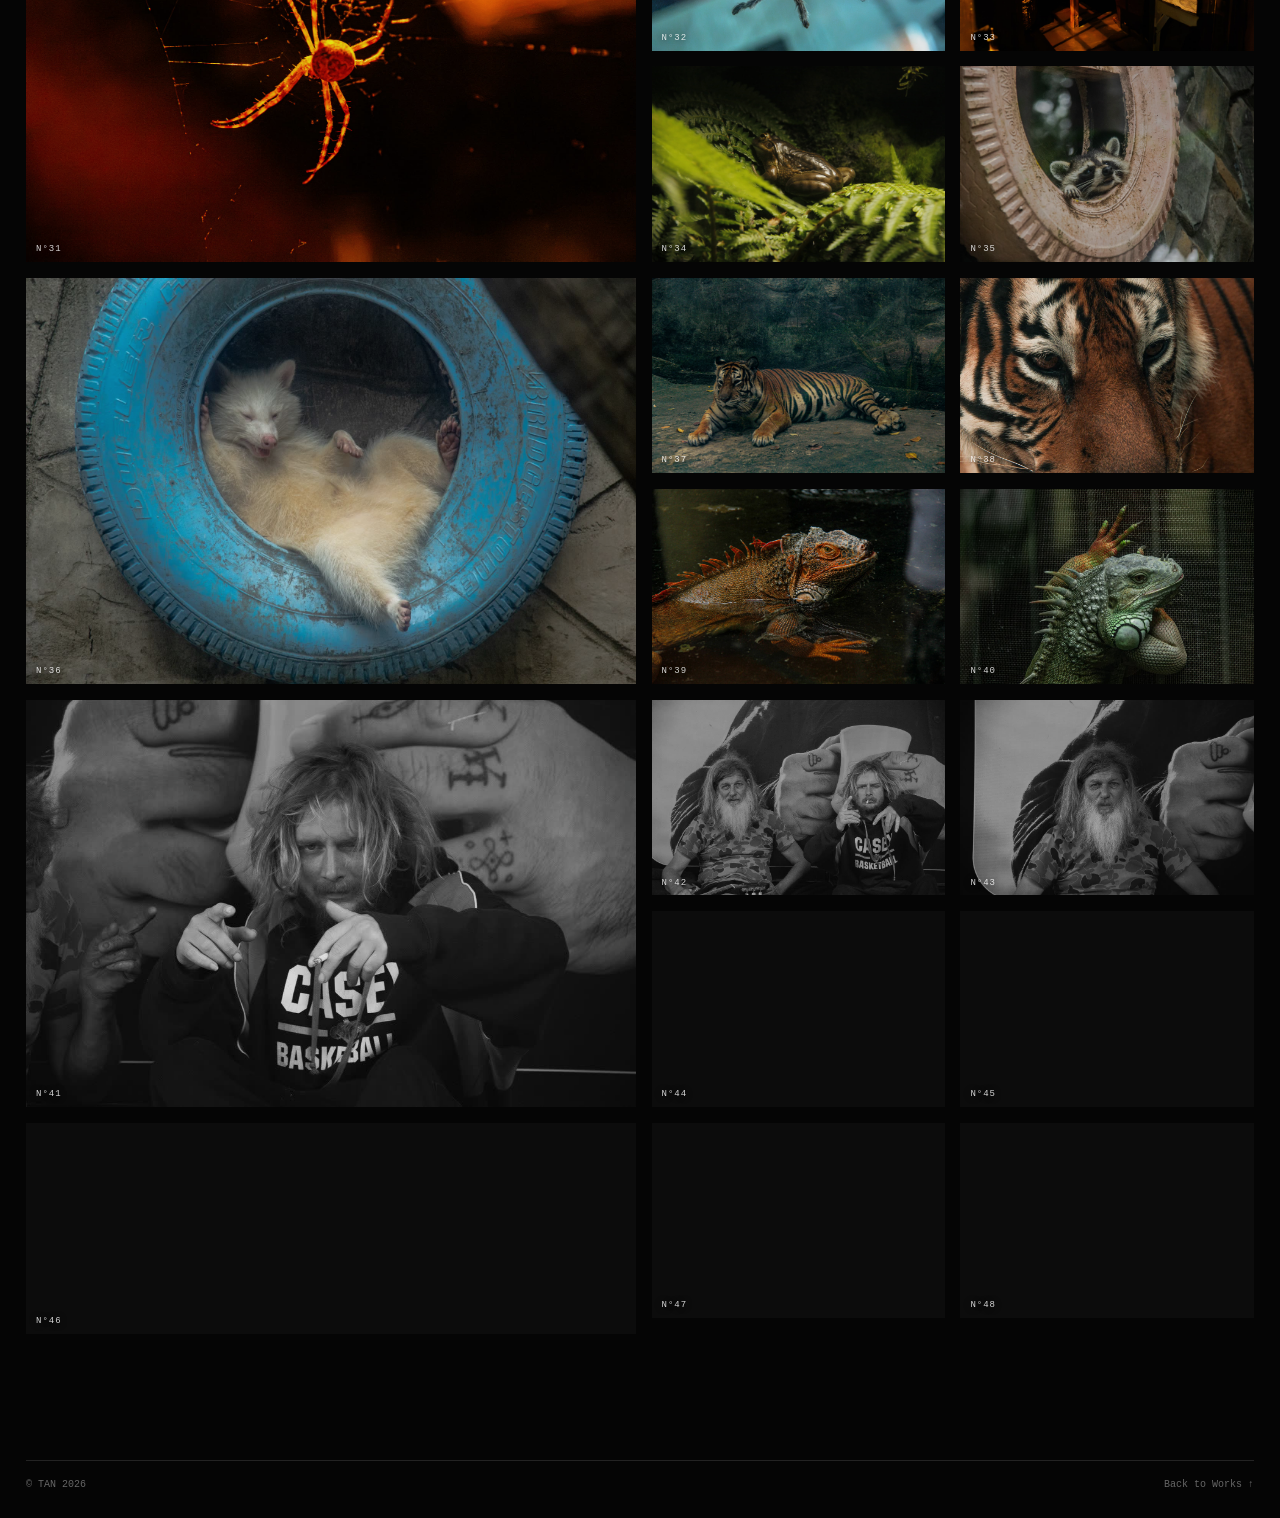
<file: TanTamTrang/TanTamTrang/wwwroot/photography.html>
<!doctype html>
<html lang="en">
<head>
  <meta charset="utf-8">
  <meta name="viewport" content="width=device-width,initial-scale=1">
  <title>PHOTOGRAPHY - TTT</title>
  <meta name="description" content="Photography by TTT: a selection of photographs and visual studies.">
  <link rel="canonical" href="https://tantamtrang.com/photography.html">
  <link rel="icon" href="favicon.ico" sizes="any">
  <link rel="icon" type="image/png" sizes="48x48" href="images/favicon-48.png">
  <link rel="icon" type="image/png" sizes="192x192" href="images/favicon-192.png">
  <link rel="apple-touch-icon" href="images/favicon-192.png">
  <meta property="og:type" content="website">
  <meta property="og:site_name" content="TanTamTrang">
  <meta property="og:title" content="PHOTOGRAPHY - TTT">
  <meta property="og:description" content="Photography by TTT: a selection of photographs and visual studies.">
  <meta property="og:url" content="https://tantamtrang.com/photography.html">
  <meta property="og:image" content="https://tantamtrang.com/images/og-cover.jpg">
  <meta property="og:image:width" content="1200">
  <meta property="og:image:height" content="630">
  <meta name="twitter:card" content="summary_large_image">
  <link rel="stylesheet" href="style.css?v=172">
</head>
<body>

<div class="page-enter-curtain" id="pageEnterCurtain"></div>

<header class="topbar">
  <div class="brand-static">TanTamTrang</div>
  <nav class="topnav">
    <a href="index.html">Home</a>
    <a href="works.html" class="active">Works</a>
    <a href="contact.html">Contact</a>
    <a href="about.html">About</a>
    <a href="my-story.html">My Story</a>
  </nav>
</header>

<main class="poster-page photo-page">
  <section class="poster-hero">
    <p class="kicker">WORKS / PHOTOGRAPHY</p>
    <h1 class="page-title poster-title">PHOTOGRAPHY</h1>
    <p class="poster-intro">Forty-eight frames, edge to edge — the rows change width so the pictures set the pace, not the grid.</p>
    <a class="poster-back" href="works.html">← Back to Works</a>
  </section>

  <section class="photo-grid photo-grid-even">
    <!-- In fives: one large frame on the left the height of two rows, and a
         two-by-two of small ones beside it. All landscape 3:2, one gap
         across and down (style.css). -->
    <figure><img src="images/photography-01.jpg" alt="Photograph 01" loading="lazy"><figcaption><span class="ph-no">N°01</span></figcaption></figure>
    <figure><img src="images/photography-02.jpg" alt="Photograph 02" loading="lazy"><figcaption><span class="ph-no">N°02</span></figcaption></figure>
    <figure><img src="images/photography-03.jpg" alt="Photograph 03" loading="lazy"><figcaption><span class="ph-no">N°03</span></figcaption></figure>
    <figure><img src="images/photography-04.jpg" alt="Photograph 04" loading="lazy"><figcaption><span class="ph-no">N°04</span></figcaption></figure>
    <figure><img src="images/photography-05.jpg" alt="Photograph 05" loading="lazy"><figcaption><span class="ph-no">N°05</span></figcaption></figure>
    <figure><img src="images/photography-06.jpg" alt="Photograph 06" loading="lazy"><figcaption><span class="ph-no">N°06</span></figcaption></figure>
    <figure><img src="images/photography-07.jpg" alt="Photograph 07" loading="lazy"><figcaption><span class="ph-no">N°07</span></figcaption></figure>
    <figure><img src="images/photography-08.jpg" alt="Photograph 08" loading="lazy"><figcaption><span class="ph-no">N°08</span></figcaption></figure>
    <figure><img src="images/photography-09.jpg" alt="Photograph 09" loading="lazy"><figcaption><span class="ph-no">N°09</span></figcaption></figure>
    <figure><img src="images/photography-10.jpg" alt="Photograph 10" loading="lazy"><figcaption><span class="ph-no">N°10</span></figcaption></figure>
    <figure><img src="images/photography-11.jpg" alt="Photograph 11" loading="lazy"><figcaption><span class="ph-no">N°11</span></figcaption></figure>
    <figure><img src="images/photography-12.jpg" alt="Photograph 12" loading="lazy"><figcaption><span class="ph-no">N°12</span></figcaption></figure>
    <figure><img src="images/photography-13.jpg" alt="Photograph 13" loading="lazy"><figcaption><span class="ph-no">N°13</span></figcaption></figure>
    <figure><img src="images/photography-14.jpg" alt="Photograph 14" loading="lazy"><figcaption><span class="ph-no">N°14</span></figcaption></figure>
    <figure><img src="images/photography-15.jpg" alt="Photograph 15" loading="lazy"><figcaption><span class="ph-no">N°15</span></figcaption></figure>
    <figure><img src="images/photography-16.jpg" alt="Photograph 16" loading="lazy"><figcaption><span class="ph-no">N°16</span></figcaption></figure>
    <figure><img src="images/photography-17.jpg" alt="Photograph 17" loading="lazy"><figcaption><span class="ph-no">N°17</span></figcaption></figure>
    <figure><img src="images/photography-18.jpg" alt="Photograph 18" loading="lazy"><figcaption><span class="ph-no">N°18</span></figcaption></figure>
    <figure><img src="images/photography-19.jpg" alt="Photograph 19" loading="lazy"><figcaption><span class="ph-no">N°19</span></figcaption></figure>
    <figure><img src="images/photography-20.jpg" alt="Photograph 20" loading="lazy"><figcaption><span class="ph-no">N°20</span></figcaption></figure>
    <figure><img src="images/photography-21.jpg" alt="Photograph 21" loading="lazy"><figcaption><span class="ph-no">N°21</span></figcaption></figure>
    <figure><img src="images/photography-22.jpg" alt="Photograph 22" loading="lazy"><figcaption><span class="ph-no">N°22</span></figcaption></figure>
    <figure><img src="images/photography-23.jpg" alt="Photograph 23" loading="lazy"><figcaption><span class="ph-no">N°23</span></figcaption></figure>
    <figure><img src="images/photography-24.jpg" alt="Photograph 24" loading="lazy"><figcaption><span class="ph-no">N°24</span></figcaption></figure>
    <figure><img src="images/photo/p1.jpg" alt="Photograph 25" loading="lazy"><figcaption><span class="ph-no">N°25</span></figcaption></figure>
    <figure><img src="images/photo/p2.jpg" alt="Photograph 26" loading="lazy"><figcaption><span class="ph-no">N°26</span></figcaption></figure>
    <figure><img src="images/photo/p3.jpg" alt="Photograph 27" loading="lazy"><figcaption><span class="ph-no">N°27</span></figcaption></figure>
    <figure><img src="images/photo/p4.jpg" alt="Photograph 28" loading="lazy"><figcaption><span class="ph-no">N°28</span></figcaption></figure>
    <figure><img src="images/photo/p5.jpg" alt="Photograph 29" loading="lazy"><figcaption><span class="ph-no">N°29</span></figcaption></figure>
    <figure><img src="images/photo/p6.jpg" alt="Photograph 30" loading="lazy"><figcaption><span class="ph-no">N°30</span></figcaption></figure>
    <figure><img src="images/photo/p7.jpg" alt="Photograph 31" loading="lazy"><figcaption><span class="ph-no">N°31</span></figcaption></figure>
    <figure><img src="images/photo/p8.jpg" alt="Photograph 32" loading="lazy"><figcaption><span class="ph-no">N°32</span></figcaption></figure>
    <figure><img src="images/photo/p9.jpg" alt="Photograph 33" loading="lazy"><figcaption><span class="ph-no">N°33</span></figcaption></figure>
    <figure><img src="images/photo/p10.jpg" alt="Photograph 34" loading="lazy"><figcaption><span class="ph-no">N°34</span></figcaption></figure>
    <figure><img src="images/photo/p11.jpg" alt="Photograph 35" loading="lazy"><figcaption><span class="ph-no">N°35</span></figcaption></figure>
    <figure><img src="images/photo/p12.jpg" alt="Photograph 36" loading="lazy"><figcaption><span class="ph-no">N°36</span></figcaption></figure>
    <figure><img src="images/photo/p13.jpg" alt="Photograph 37" loading="lazy"><figcaption><span class="ph-no">N°37</span></figcaption></figure>
    <figure><img src="images/photo/p14.jpg" alt="Photograph 38" loading="lazy"><figcaption><span class="ph-no">N°38</span></figcaption></figure>
    <figure><img src="images/photo/p15.jpg" alt="Photograph 39" loading="lazy"><figcaption><span class="ph-no">N°39</span></figcaption></figure>
    <figure><img src="images/photo/p16.jpg" alt="Photograph 40" loading="lazy"><figcaption><span class="ph-no">N°40</span></figcaption></figure>
    <figure><img src="images/photo/p17.jpg" alt="Photograph 41" loading="lazy"><figcaption><span class="ph-no">N°41</span></figcaption></figure>
    <figure><img src="images/photo/p18.jpg" alt="Photograph 42" loading="lazy"><figcaption><span class="ph-no">N°42</span></figcaption></figure>
    <figure><img src="images/photo/p19.jpg" alt="Photograph 43" loading="lazy"><figcaption><span class="ph-no">N°43</span></figcaption></figure>
    <figure><img src="images/photo/p20.jpg" alt="Photograph 44" loading="lazy"><figcaption><span class="ph-no">N°44</span></figcaption></figure>
    <figure><img src="images/photo/p21.jpg" alt="Photograph 45" loading="lazy"><figcaption><span class="ph-no">N°45</span></figcaption></figure>
    <figure><img src="images/photo/p22.jpg" alt="Photograph 46" loading="lazy"><figcaption><span class="ph-no">N°46</span></figcaption></figure>
    <figure><img src="images/photo/p23.jpg" alt="Photograph 47" loading="lazy"><figcaption><span class="ph-no">N°47</span></figcaption></figure>
    <figure><img src="images/photo/p24.jpg" alt="Photograph 48" loading="lazy"><figcaption><span class="ph-no">N°48</span></figcaption></figure>
  </section>
</main>

<footer class="footer">
  <span>© TAN 2026</span>
  <a href="works.html">Back to Works ↑</a>
</footer>

<div class="photo-lb" id="photoLb" aria-hidden="true">
  <div class="photo-lb-frame"><img alt=""></div>
  <button class="photo-lb-close" id="photoLbClose" type="button" aria-label="Close">&times;</button>
</div>

<script src="script.js?v=172"></script>
</body>
</html>
</file>
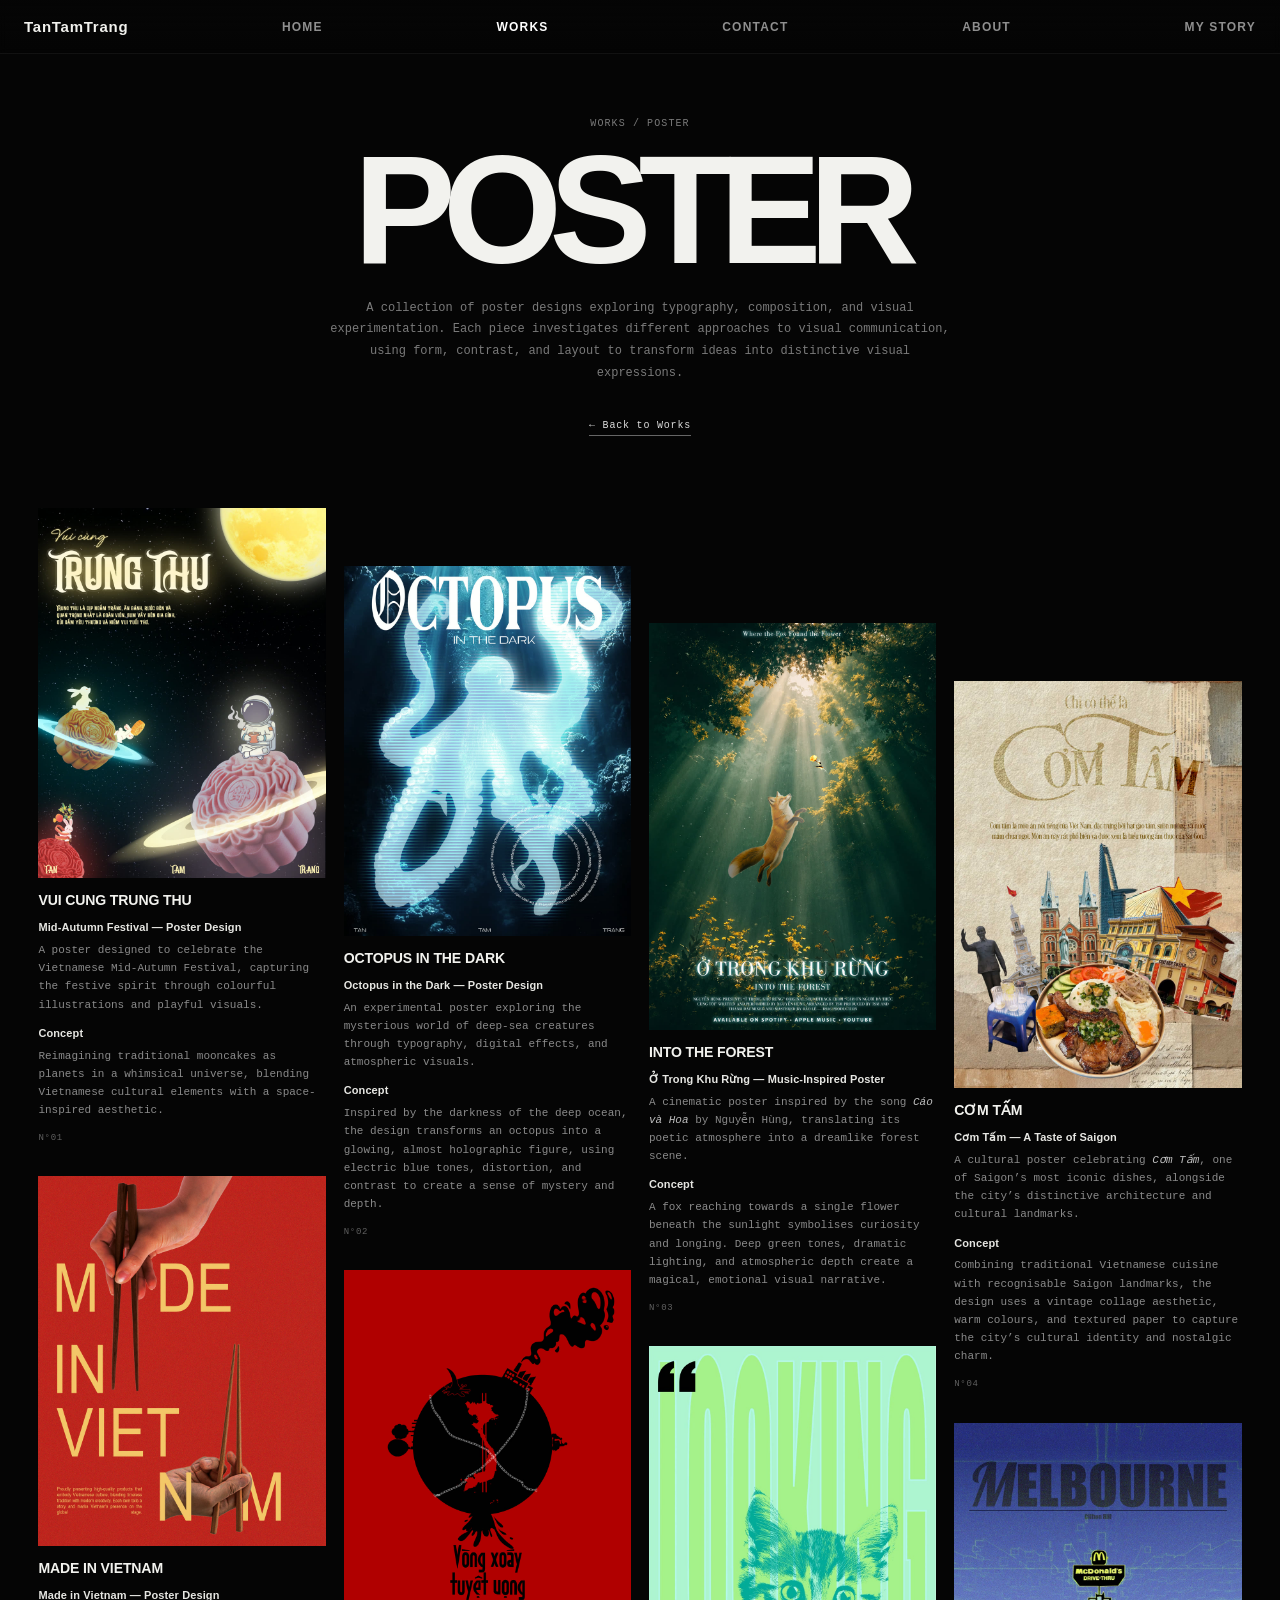
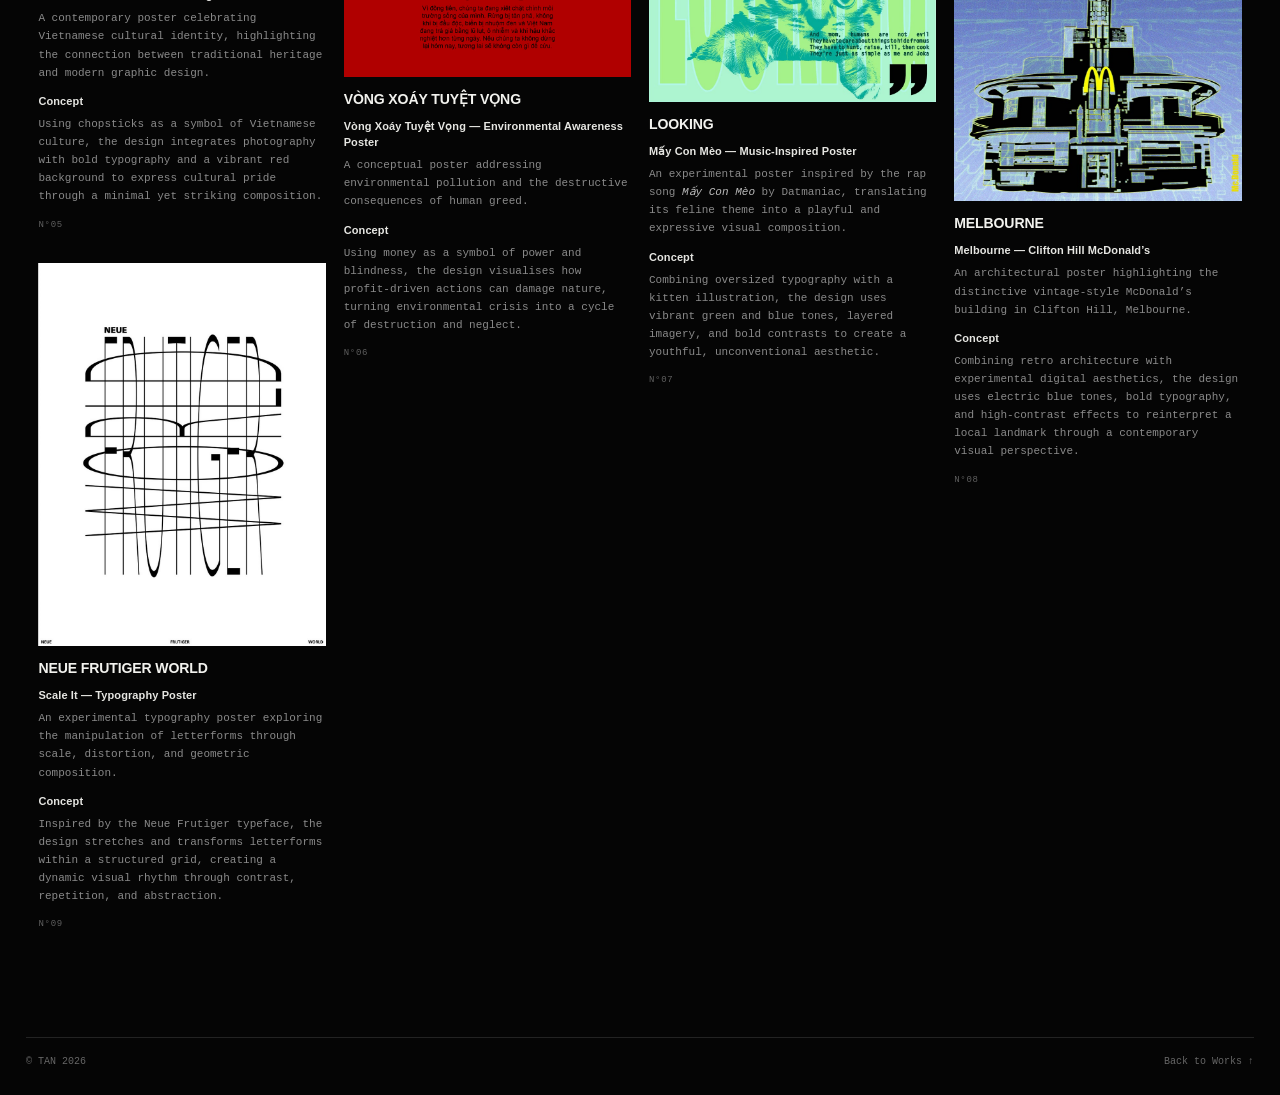
<file: TanTamTrang/TanTamTrang/wwwroot/poster.html>
<!doctype html>
<html lang="en">
<head>
  <meta charset="utf-8">
  <meta name="viewport" content="width=device-width,initial-scale=1">
  <title>POSTER - TTT</title>
  <meta name="description" content="Poster design by TTT: layout, image and type for print and screen.">
  <link rel="canonical" href="https://tantamtrang.com/poster.html">
  <link rel="icon" href="favicon.ico" sizes="any">
  <link rel="icon" type="image/png" sizes="48x48" href="images/favicon-48.png">
  <link rel="icon" type="image/png" sizes="192x192" href="images/favicon-192.png">
  <link rel="apple-touch-icon" href="images/favicon-192.png">
  <meta property="og:type" content="website">
  <meta property="og:site_name" content="TanTamTrang">
  <meta property="og:title" content="POSTER - TTT">
  <meta property="og:description" content="Poster design by TTT: layout, image and type for print and screen.">
  <meta property="og:url" content="https://tantamtrang.com/poster.html">
  <meta property="og:image" content="https://tantamtrang.com/images/og-cover.jpg">
  <meta property="og:image:width" content="1200">
  <meta property="og:image:height" content="630">
  <meta name="twitter:card" content="summary_large_image">
  <link rel="stylesheet" href="style.css?v=172">
</head>
<body>

<div class="page-enter-curtain" id="pageEnterCurtain"></div>

<header class="topbar">
  <div class="brand-static">TanTamTrang</div>
  <nav class="topnav">
    <a href="index.html">Home</a>
    <a href="works.html" class="active">Works</a>
    <a href="contact.html">Contact</a>
    <a href="about.html">About</a>
    <a href="my-story.html">My Story</a>
  </nav>
</header>

<main class="pst-page">
  <section class="poster-hero">
    <p class="kicker">WORKS / POSTER</p>
    <h1 class="page-title poster-title">POSTER</h1>
    <p class="poster-intro">A collection of poster designs exploring typography, composition, and visual experimentation. Each piece investigates different approaches to visual communication, using form, contrast, and layout to transform ideas into distinctive visual expressions.</p>
    <a class="poster-back" href="works.html">&larr; Back to Works</a>
  </section>

  <!-- A staircase from left to right: four columns, each set a step lower
       than the one before it (style.css). Click a poster to see it whole. -->
  <section class="pst-grid">
    <figure class="pst-item">
      <div class="pst-img"><img src="images/poster-grid/trungthu.jpg" data-full="images/poster-grid/trungthu-full.jpg" width="900" height="1158" alt="Trung Thu poster" loading="lazy" decoding="async"></div>
      <figcaption>
        <h2 class="pst-name">VUI CUNG TRUNG THU</h2>
        <div class="pst-desc">
          <h3>Mid-Autumn Festival &mdash; Poster Design</h3>
          <p>A poster designed to celebrate the Vietnamese Mid-Autumn Festival, capturing the festive spirit through colourful illustrations and playful visuals.</p>
          <h3>Concept</h3>
          <p>Reimagining traditional mooncakes as planets in a whimsical universe, blending Vietnamese cultural elements with a space-inspired aesthetic.</p>
        </div>
        <div class="pst-meta"><span>N&deg;01</span></div>
      </figcaption>
    </figure>
    <figure class="pst-item">
      <div class="pst-img"><img src="images/poster-grid/octopus.jpg" data-full="images/poster-grid/octopus-full.jpg" width="900" height="1158" alt="Octopus In The Dark poster" loading="lazy" decoding="async"></div>
      <figcaption>
        <h2 class="pst-name">OCTOPUS IN THE DARK</h2>
        <div class="pst-desc">
          <h3>Octopus in the Dark &mdash; Poster Design</h3>
          <p>An experimental poster exploring the mysterious world of deep-sea creatures through typography, digital effects, and atmospheric visuals.</p>
          <h3>Concept</h3>
          <p>Inspired by the darkness of the deep ocean, the design transforms an octopus into a glowing, almost holographic figure, using electric blue tones, distortion, and contrast to create a sense of mystery and depth.</p>
        </div>
        <div class="pst-meta"><span>N&deg;02</span></div>
      </figcaption>
    </figure>
    <figure class="pst-item">
      <div class="pst-img"><img src="images/poster-grid/into-the-forest.jpg" data-full="images/poster-grid/into-the-forest-full.jpg" width="900" height="1272" alt="Into The Forest poster" loading="lazy" decoding="async"></div>
      <figcaption>
        <h2 class="pst-name">INTO THE FOREST</h2>
        <div class="pst-desc">
          <h3>Ở Trong Khu Rừng &mdash; Music-Inspired Poster</h3>
          <p>A cinematic poster inspired by the song <em>Cáo và Hoa</em> by Nguyễn Hùng, translating its poetic atmosphere into a dreamlike forest scene.</p>
          <h3>Concept</h3>
          <p>A fox reaching towards a single flower beneath the sunlight symbolises curiosity and longing. Deep green tones, dramatic lighting, and atmospheric depth create a magical, emotional visual narrative.</p>
        </div>
        <div class="pst-meta"><span>N&deg;03</span></div>
      </figcaption>
    </figure>
    <figure class="pst-item">
      <div class="pst-img"><img src="images/poster-grid/com-tam.jpg" data-full="images/poster-grid/com-tam-full.jpg" width="900" height="1274" alt="Cơm Tấm poster" loading="lazy" decoding="async"></div>
      <figcaption>
        <h2 class="pst-name">CƠM TẤM</h2>
        <div class="pst-desc">
          <h3>Cơm Tấm &mdash; A Taste of Saigon</h3>
          <p>A cultural poster celebrating <em>Cơm Tấm</em>, one of Saigon&rsquo;s most iconic dishes, alongside the city&rsquo;s distinctive architecture and cultural landmarks.</p>
          <h3>Concept</h3>
          <p>Combining traditional Vietnamese cuisine with recognisable Saigon landmarks, the design uses a vintage collage aesthetic, warm colours, and textured paper to capture the city&rsquo;s cultural identity and nostalgic charm.</p>
        </div>
        <div class="pst-meta"><span>N&deg;04</span></div>
      </figcaption>
    </figure>
    <figure class="pst-item">
      <div class="pst-img"><img src="images/poster-grid/made-in-vietnam.jpg" data-full="images/poster-grid/made-in-vietnam-full.jpg" width="900" height="1158" alt="Made In Vietnam poster" loading="lazy" decoding="async"></div>
      <figcaption>
        <h2 class="pst-name">MADE IN VIETNAM</h2>
        <div class="pst-desc">
          <h3>Made in Vietnam &mdash; Poster Design</h3>
          <p>A contemporary poster celebrating Vietnamese cultural identity, highlighting the connection between traditional heritage and modern graphic design.</p>
          <h3>Concept</h3>
          <p>Using chopsticks as a symbol of Vietnamese culture, the design integrates photography with bold typography and a vibrant red background to express cultural pride through a minimal yet striking composition.</p>
        </div>
        <div class="pst-meta"><span>N&deg;05</span></div>
      </figcaption>
    </figure>
    <figure class="pst-item">
      <div class="pst-img"><img src="images/poster-grid/vong-xoay.jpg" data-full="images/poster-grid/vong-xoay-full.jpg" width="900" height="1274" alt="Vòng Xoáy Tuyệt Vọng poster" loading="lazy" decoding="async"></div>
      <figcaption>
        <h2 class="pst-name">VÒNG XOÁY TUYỆT VỌNG</h2>
        <div class="pst-desc">
          <h3>Vòng Xoáy Tuyệt Vọng &mdash; Environmental Awareness Poster</h3>
          <p>A conceptual poster addressing environmental pollution and the destructive consequences of human greed.</p>
          <h3>Concept</h3>
          <p>Using money as a symbol of power and blindness, the design visualises how profit-driven actions can damage nature, turning environmental crisis into a cycle of destruction and neglect.</p>
        </div>
        <div class="pst-meta"><span>N&deg;06</span></div>
      </figcaption>
    </figure>
    <figure class="pst-item">
      <div class="pst-img"><img src="images/poster-grid/looking.jpg" data-full="images/poster-grid/looking-full.jpg" width="900" height="1114" alt="Looking poster" loading="lazy" decoding="async"></div>
      <figcaption>
        <h2 class="pst-name">LOOKING</h2>
        <div class="pst-desc">
          <h3>Mấy Con Mèo &mdash; Music-Inspired Poster</h3>
          <p>An experimental poster inspired by the rap song <em>Mấy Con Mèo</em> by Datmaniac, translating its feline theme into a playful and expressive visual composition.</p>
          <h3>Concept</h3>
          <p>Combining oversized typography with a kitten illustration, the design uses vibrant green and blue tones, layered imagery, and bold contrasts to create a youthful, unconventional aesthetic.</p>
        </div>
        <div class="pst-meta"><span>N&deg;07</span></div>
      </figcaption>
    </figure>
    <figure class="pst-item">
      <div class="pst-img"><img src="images/poster-grid/melbourne.jpg" data-full="images/poster-grid/melbourne-full.jpg" width="900" height="1186" alt="Melbourne, Clifton Hill McDonald&rsquo;s poster" loading="lazy" decoding="async"></div>
      <figcaption>
        <h2 class="pst-name">MELBOURNE</h2>
        <div class="pst-desc">
          <h3>Melbourne &mdash; Clifton Hill McDonald&rsquo;s</h3>
          <p>An architectural poster highlighting the distinctive vintage-style McDonald&rsquo;s building in Clifton Hill, Melbourne.</p>
          <h3>Concept</h3>
          <p>Combining retro architecture with experimental digital aesthetics, the design uses electric blue tones, bold typography, and high-contrast effects to reinterpret a local landmark through a contemporary visual perspective.</p>
        </div>
        <div class="pst-meta"><span>N&deg;08</span></div>
      </figcaption>
    </figure>
    <figure class="pst-item">
      <div class="pst-img"><img src="images/poster-grid/neue-frutiger.jpg" data-full="images/poster-grid/neue-frutiger-full.jpg" width="900" height="1200" alt="Neue Frutiger World type poster" loading="lazy" decoding="async"></div>
      <figcaption>
        <h2 class="pst-name">NEUE FRUTIGER WORLD</h2>
        <div class="pst-desc">
          <h3>Scale It &mdash; Typography Poster</h3>
          <p>An experimental typography poster exploring the manipulation of letterforms through scale, distortion, and geometric composition.</p>
          <h3>Concept</h3>
          <p>Inspired by the Neue Frutiger typeface, the design stretches and transforms letterforms within a structured grid, creating a dynamic visual rhythm through contrast, repetition, and abstraction.</p>
        </div>
        <div class="pst-meta"><span>N&deg;09</span></div>
      </figcaption>
    </figure>
  </section>
</main>

<div class="photo-lb" id="photoLb" aria-hidden="true">
  <div class="photo-lb-frame"><img alt=""></div>
  <button class="photo-lb-close" id="photoLbClose" type="button" aria-label="Close">&times;</button>
</div>

<footer class="footer">
  <span>© TAN 2026</span>
  <a href="works.html">Back to Works ↑</a>
</footer>

<script src="script.js?v=172"></script>
</body>
</html>
</file>
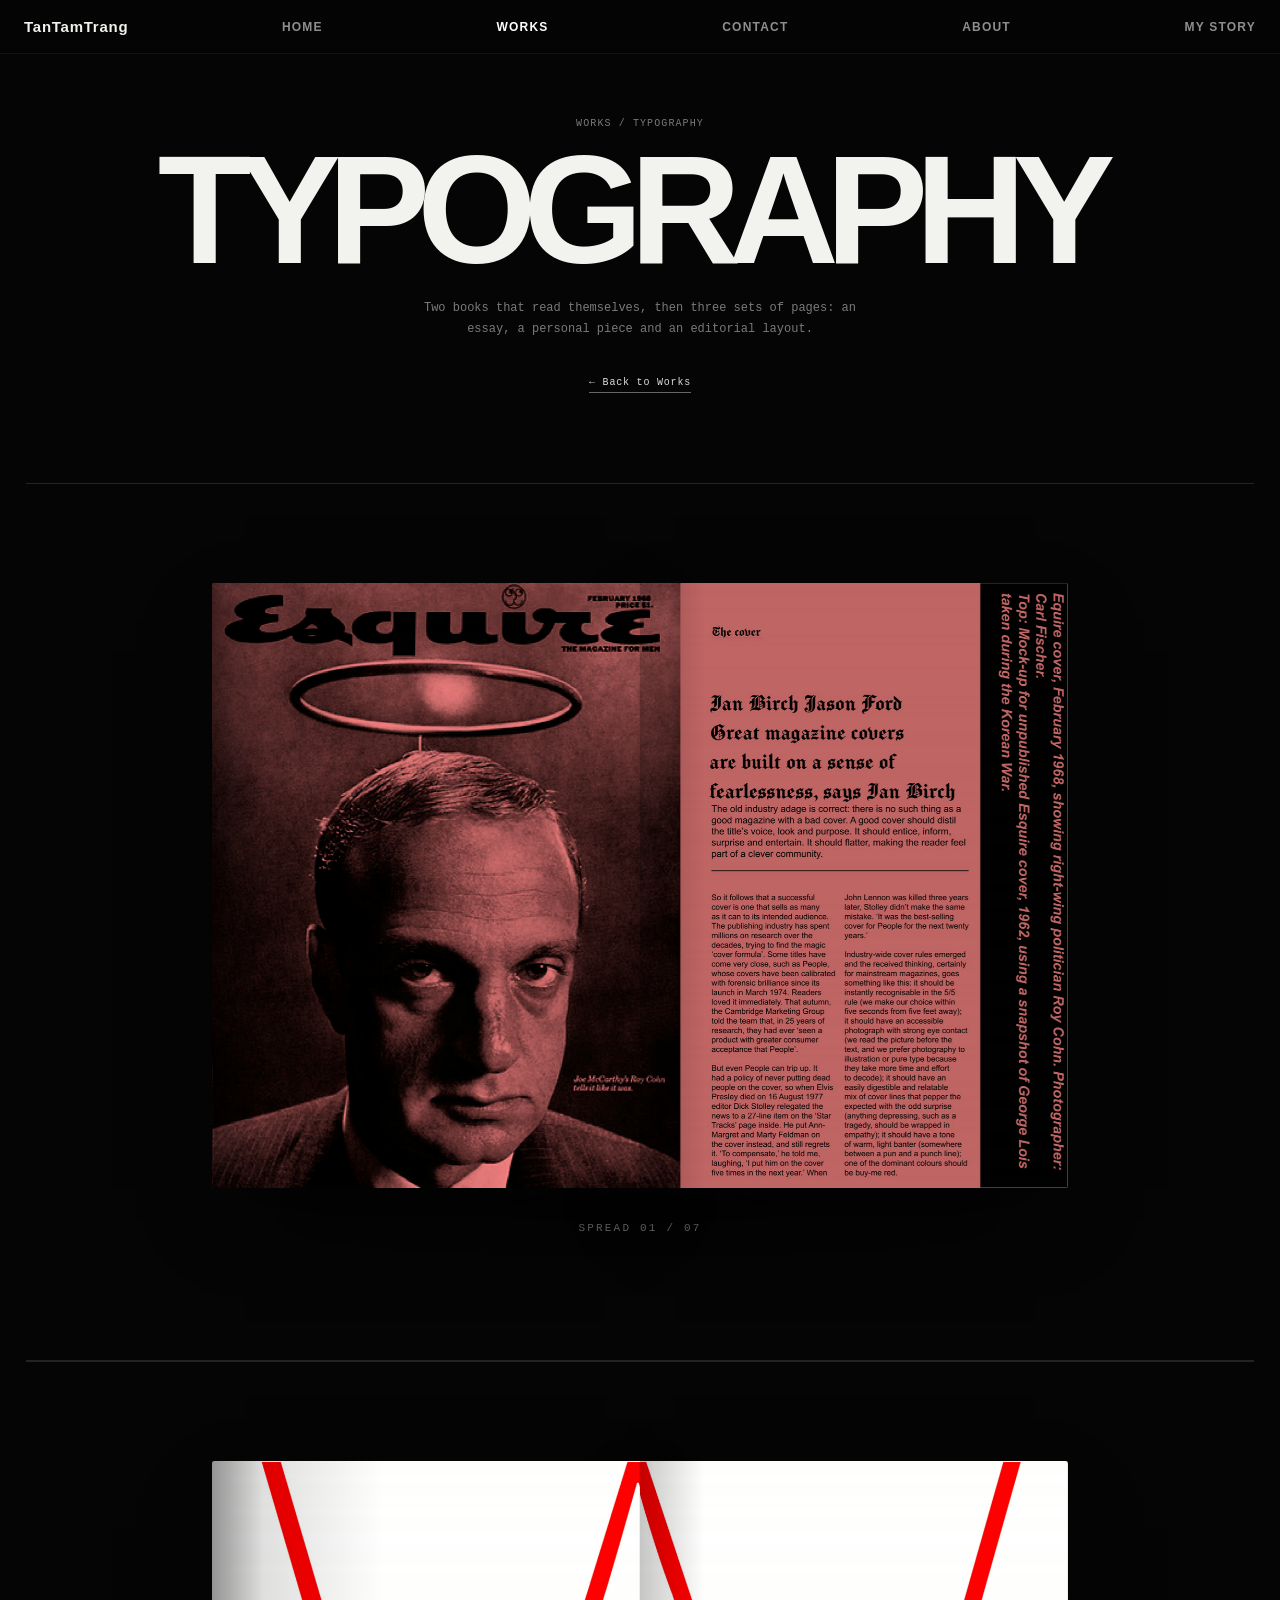
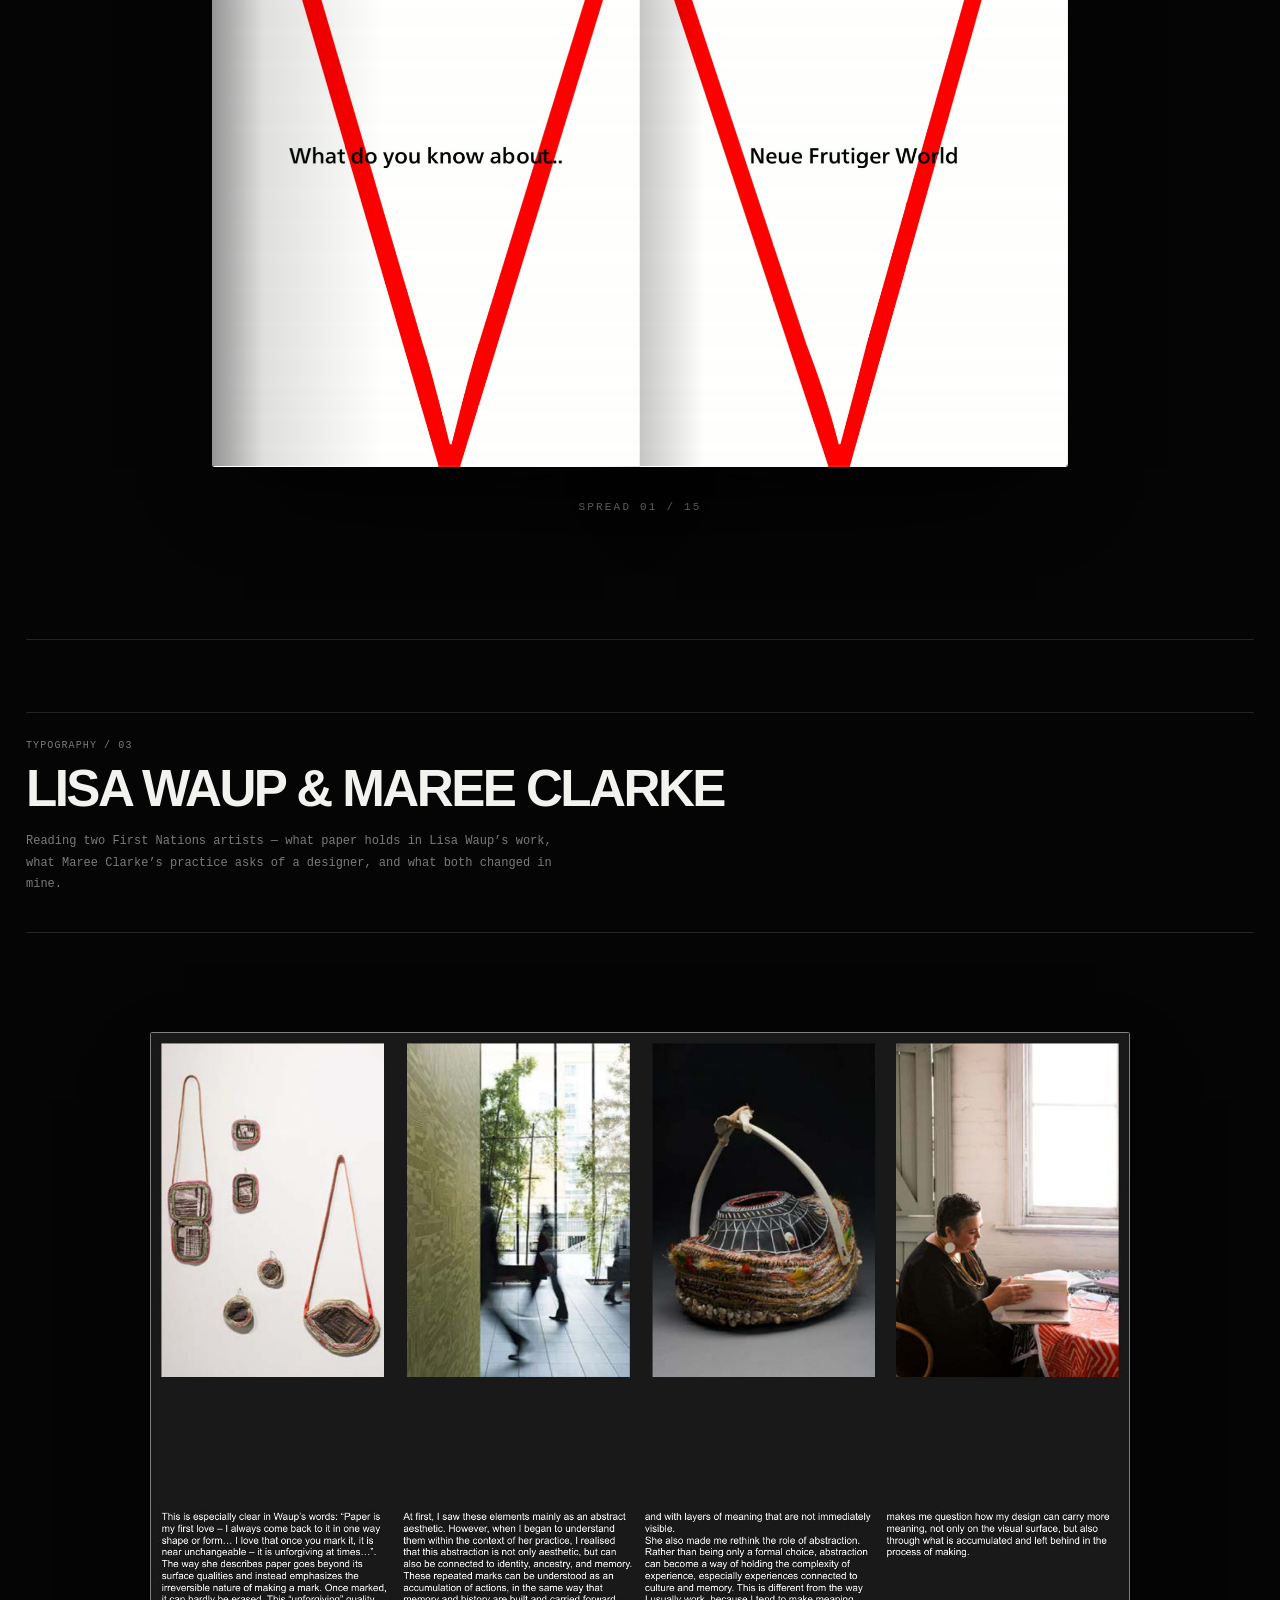
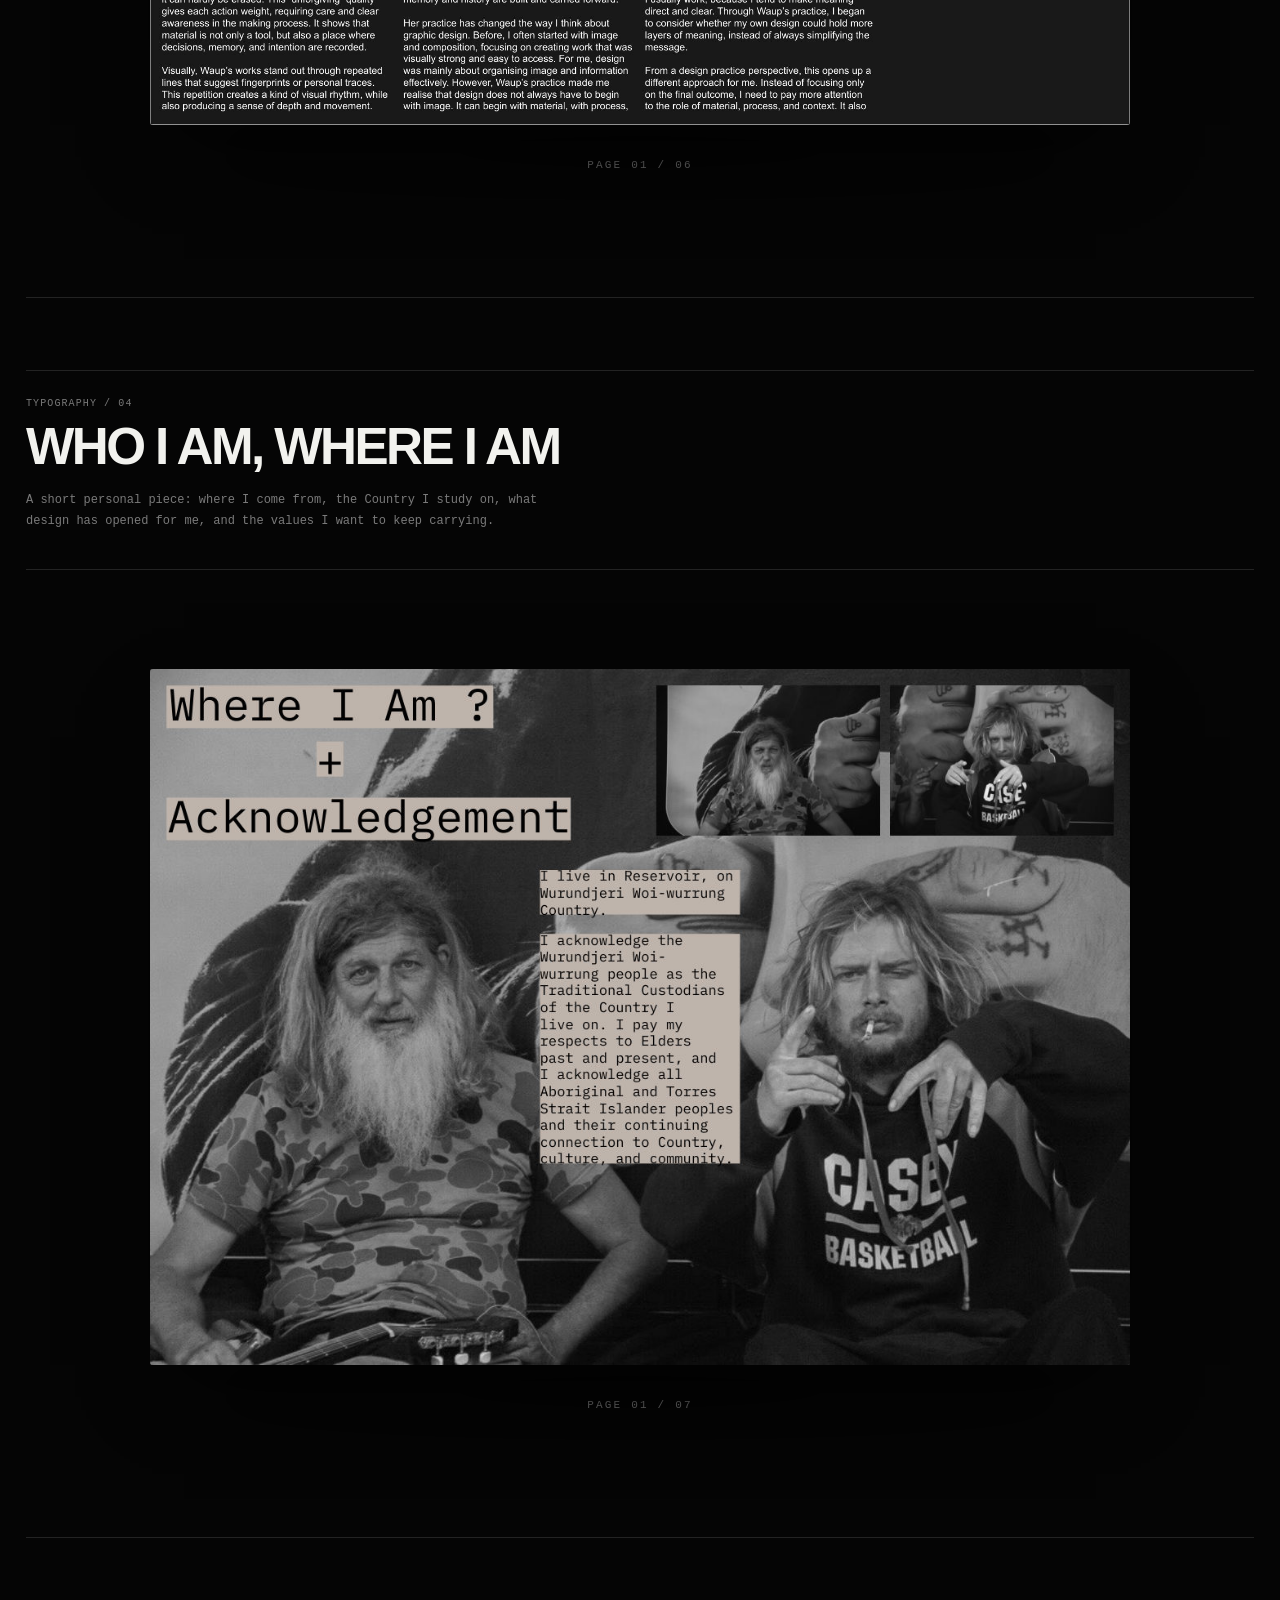
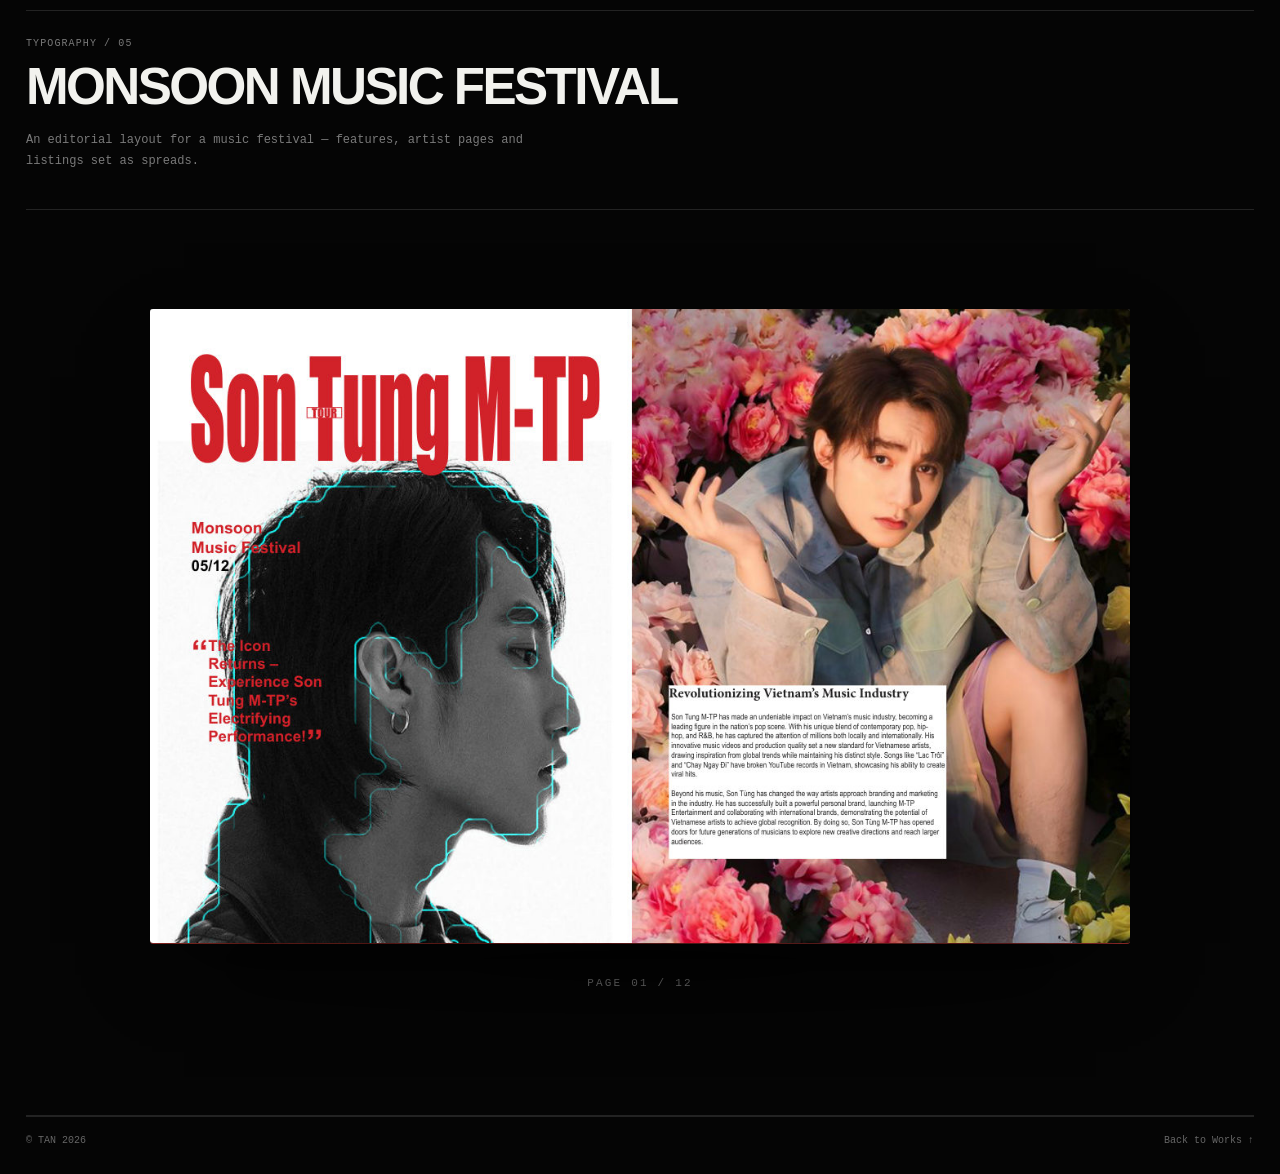
<file: TanTamTrang/TanTamTrang/wwwroot/typography.html>
<!doctype html>
<html lang="en">
<head>
  <meta charset="utf-8">
  <meta name="viewport" content="width=device-width,initial-scale=1">
  <title>TYPOGRAPHY - TTT</title>
  <meta name="description" content="Typography work by TTT: type layouts and type-led design.">
  <link rel="canonical" href="https://tantamtrang.com/typography.html">
  <link rel="icon" href="favicon.ico" sizes="any">
  <link rel="icon" type="image/png" sizes="48x48" href="images/favicon-48.png">
  <link rel="icon" type="image/png" sizes="192x192" href="images/favicon-192.png">
  <link rel="apple-touch-icon" href="images/favicon-192.png">
  <meta property="og:type" content="website">
  <meta property="og:site_name" content="TanTamTrang">
  <meta property="og:title" content="TYPOGRAPHY - TTT">
  <meta property="og:description" content="Typography work by TTT: type layouts and type-led design.">
  <meta property="og:url" content="https://tantamtrang.com/typography.html">
  <meta property="og:image" content="https://tantamtrang.com/images/og-cover.jpg">
  <meta property="og:image:width" content="1200">
  <meta property="og:image:height" content="630">
  <meta name="twitter:card" content="summary_large_image">
  <link rel="stylesheet" href="style.css?v=172">
</head>
<body>

<div class="page-enter-curtain" id="pageEnterCurtain"></div>

<header class="topbar">
  <div class="brand-static">TanTamTrang</div>
  <nav class="topnav">
    <a href="index.html">Home</a>
    <a href="works.html" class="active">Works</a>
    <a href="contact.html">Contact</a>
    <a href="about.html">About</a>
    <a href="my-story.html">My Story</a>
  </nav>
</header>

<main class="poster-page">
  <section class="poster-hero">
    <p class="kicker">WORKS / TYPOGRAPHY</p>
    <h1 class="page-title poster-title">TYPOGRAPHY</h1>
    <p class="poster-intro">Two books that read themselves, then three sets of pages: an essay, a personal piece and an editorial layout.</p>
    <a class="poster-back" href="works.html">← Back to Works</a>
  </section>

  <section class="book-stage">
    <div class="book" data-prefix="images/book/p" data-from="2" data-to="15" aria-label="Typography book, auto-turning through its spreads">
      <div class="book-shadow" aria-hidden="true"></div>
      <div class="book-page book-page-left"><img alt="left page"></div>
      <div class="book-page book-page-right"><img alt="right page"></div>
      <div class="book-cast" aria-hidden="true"></div>
      <div class="leaf">
        <div class="leaf-face leaf-front"><img alt=""></div>
        <div class="leaf-face leaf-back"><img alt=""></div>
        <div class="leaf-sheen" aria-hidden="true"></div>
      </div>
      <div class="leaf">
        <div class="leaf-face leaf-front"><img alt=""></div>
        <div class="leaf-face leaf-back"><img alt=""></div>
        <div class="leaf-sheen" aria-hidden="true"></div>
      </div>
      <div class="leaf">
        <div class="leaf-face leaf-front"><img alt=""></div>
        <div class="leaf-face leaf-back"><img alt=""></div>
        <div class="leaf-sheen" aria-hidden="true"></div>
      </div>
      <div class="leaf">
        <div class="leaf-face leaf-front"><img alt=""></div>
        <div class="leaf-face leaf-back"><img alt=""></div>
        <div class="leaf-sheen" aria-hidden="true"></div>
      </div>
    </div>
    <p class="book-caption">SPREAD <span class="book-num">01</span> / <span class="book-total">07</span></p>
  </section>

  <section class="book-stage">
    <div class="book" data-prefix="images/book2/p" data-from="2" data-to="31" aria-label="Type specimen book, auto-turning through its spreads">
      <div class="book-shadow" aria-hidden="true"></div>
      <div class="book-page book-page-left"><img alt="left page"></div>
      <div class="book-page book-page-right"><img alt="right page"></div>
      <div class="book-cast" aria-hidden="true"></div>
      <div class="leaf">
        <div class="leaf-face leaf-front"><img alt=""></div>
        <div class="leaf-face leaf-back"><img alt=""></div>
        <div class="leaf-sheen" aria-hidden="true"></div>
      </div>
      <div class="leaf">
        <div class="leaf-face leaf-front"><img alt=""></div>
        <div class="leaf-face leaf-back"><img alt=""></div>
        <div class="leaf-sheen" aria-hidden="true"></div>
      </div>
      <div class="leaf">
        <div class="leaf-face leaf-front"><img alt=""></div>
        <div class="leaf-face leaf-back"><img alt=""></div>
        <div class="leaf-sheen" aria-hidden="true"></div>
      </div>
      <div class="leaf">
        <div class="leaf-face leaf-front"><img alt=""></div>
        <div class="leaf-face leaf-back"><img alt=""></div>
        <div class="leaf-sheen" aria-hidden="true"></div>
      </div>
    </div>
    <p class="book-caption">SPREAD <span class="book-num">01</span> / <span class="book-total">15</span></p>
  </section>

  <!-- LISA WAUP and MAREE CLARKE: the pages of typo1.pdf. To change this section, rewrite the two
       lines below; to change the pages, replace images/typo1/. -->
  <section class="typo-doc">
    <header class="doc-head">
      <p class="kicker">TYPOGRAPHY / 03</p>
      <h2 class="doc-title">LISA WAUP &amp; MAREE CLARKE</h2>
      <p class="doc-intro">Reading two First Nations artists — what paper holds in Lisa Waup&rsquo;s work, what Maree Clarke&rsquo;s practice asks of a designer, and what both changed in mine.</p>
    </header>
    <div class="book-stage">
      <div class="book book-single" data-prefix="images/typo1/typo1-" data-from="1" data-to="6"
           data-single data-ratio="1.414" style="--ratio:1.414"
           aria-label="Lisa Waup and Maree Clarke, turning page by page">
        <div class="book-shadow" aria-hidden="true"></div>
        <div class="book-page book-page-single"><img alt="Lisa Waup and Maree Clarke"></div>
        <div class="leaf">
          <div class="leaf-face leaf-front"><img alt=""></div>
          <div class="leaf-sheen" aria-hidden="true"></div>
        </div>
      </div>
      <p class="book-caption">PAGE <span class="book-num">01</span> / <span class="book-total">06</span></p>
    </div>
  </section>

  <!-- WHO I AM, WHERE I AM: the pages of typo2.pdf. To change this section, rewrite the two
       lines below; to change the pages, replace images/typo2/. -->
  <section class="typo-doc">
    <header class="doc-head">
      <p class="kicker">TYPOGRAPHY / 04</p>
      <h2 class="doc-title">WHO I AM, WHERE I AM</h2>
      <p class="doc-intro">A short personal piece: where I come from, the Country I study on, what design has opened for me, and the values I want to keep carrying.</p>
    </header>
    <div class="book-stage">
      <div class="book book-single" data-prefix="images/typo2/typo2-" data-from="1" data-to="7"
           data-single data-ratio="1.408" style="--ratio:1.408"
           aria-label="Who I am, where I am, turning page by page">
        <div class="book-shadow" aria-hidden="true"></div>
        <div class="book-page book-page-single"><img alt="Who I am, where I am"></div>
        <div class="leaf">
          <div class="leaf-face leaf-front"><img alt=""></div>
          <div class="leaf-sheen" aria-hidden="true"></div>
        </div>
      </div>
      <p class="book-caption">PAGE <span class="book-num">01</span> / <span class="book-total">07</span></p>
    </div>
  </section>

  <!-- MONSOON MUSIC FESTIVAL: the pages of typo3.pdf. To change this section, rewrite the two
       lines below; to change the pages, replace images/typo3/. -->
  <section class="typo-doc">
    <header class="doc-head">
      <p class="kicker">TYPOGRAPHY / 05</p>
      <h2 class="doc-title">MONSOON MUSIC FESTIVAL</h2>
      <p class="doc-intro">An editorial layout for a music festival — features, artist pages and listings set as spreads.</p>
    </header>
    <div class="book-stage">
      <div class="book book-single" data-prefix="images/typo3/typo3-" data-from="1" data-to="12"
           data-single data-ratio="1.544" style="--ratio:1.544"
           aria-label="Monsoon Music Festival, turning page by page">
        <div class="book-shadow" aria-hidden="true"></div>
        <div class="book-page book-page-single"><img alt="Monsoon Music Festival"></div>
        <div class="leaf">
          <div class="leaf-face leaf-front"><img alt=""></div>
          <div class="leaf-sheen" aria-hidden="true"></div>
        </div>
      </div>
      <p class="book-caption">PAGE <span class="book-num">01</span> / <span class="book-total">12</span></p>
    </div>
  </section>

</main>

<footer class="footer">
  <span>© TAN 2026</span>
  <a href="works.html">Back to Works ↑</a>
</footer>

<script src="script.js?v=172"></script>
</body>
</html>
</file>
<file: TanTamTrang/TanTamTrang/wwwroot/style.css>
@font-face {
  font-family: 'Greek Freak Local';
  src: url('fonts/GreekFreak/Greek-Freak.ttf') format('truetype');
  font-weight: normal;
  font-style: normal;
}

*{box-sizing:border-box;margin:0;padding:0}
html{scroll-behavior:smooth}
body{
  background:#050505;color:#f2f2ee;
  font-family:Arial,Helvetica,sans-serif;
  overflow-x:hidden;
}

/* Works page only: hide the native scrollbar (the reel's own visuals
   are the only scroll feedback needed) while keeping scrolling itself
   fully working. */
html:has(body.works-page){
  scrollbar-width:none;      /* Firefox */
  -ms-overflow-style:none;   /* legacy Edge / IE */
}
html:has(body.works-page)::-webkit-scrollbar{
  display:none;              /* Chrome / Safari / Chromium Edge */
}
body.works-page{
  scrollbar-width:none;
  -ms-overflow-style:none;
}
body.works-page::-webkit-scrollbar{
  display:none;
}

/* Sub-pages driven by their own scroll visuals — the rolling cube on
   About / Poster, the centred column on Calendar — hide the native
   scrollbar (scrolling itself stays fully working). */
html:has(.poster-page),
html:has(.about-page),
html:has(.poster-cube-page){
  scrollbar-width:none;
  -ms-overflow-style:none;
}
html:has(.poster-page)::-webkit-scrollbar,
html:has(.about-page)::-webkit-scrollbar,
html:has(.poster-cube-page)::-webkit-scrollbar{
  display:none;
}
a{color:inherit;text-decoration:none}
img{max-width:100%;display:block}
:root{
  --bg:#050505;
  --line:#232323;
  --soft:#111;
  --text:#f2f2ee;
  --muted:#7a7a7a;
  --mono:"Courier New",monospace;
}

.topbar{
  position:fixed;top:0;left:0;right:0;height:72px;
  display:flex;align-items:center;justify-content:center;
  padding:0 24px;z-index:100;
  background:linear-gradient(to bottom,rgba(5,5,5,.92),rgba(5,5,5,.58),rgba(5,5,5,.08),transparent);
  backdrop-filter:blur(4px);
  border-bottom:1px solid rgba(255,255,255,.05);
}
.topnav{
  display:flex;gap:54px;align-items:center;justify-content:center;
  font:11px var(--mono);letter-spacing:.1em;text-transform:uppercase;
}
.topnav a{
  color:#999;transition:color .22s ease, opacity .22s ease;
}
.topnav a:hover,.topnav a.active{
  color:#fff;
}

.page-pad{
  padding:110px 26px 40px;
}

.kicker{
  font:10px var(--mono);letter-spacing:.11em;color:var(--muted)
}

/* HOME */
.home{
  min-height:100vh;
  display:grid;
  place-items:center;
  padding:110px 26px 36px;
}
.home-wrap{
  width:min(1280px,100%);
  display:grid;
  grid-template-columns:minmax(180px,240px) minmax(360px,1fr) minmax(180px,240px);
  gap:32px;
  align-items:center;
}
.home-side{
  align-self:stretch;
  display:flex;
  flex-direction:column;
  justify-content:space-between;
  min-height:min(74vh,820px);
}
.home-side p,.home-side a{
  font:10px/1.6 var(--mono);
  color:#8a8a8a;
}
.home-side a{color:#ddd}
.home-image-card{
  width:100%;
  aspect-ratio:4/5;
  background:#0d0d0d;
  overflow:hidden;
  border:1px solid rgba(255,255,255,.05);
  box-shadow:0 0 0 1px rgba(255,255,255,.02) inset;
}
.home-image-card img{
  width:100%;
  height:100%;
  object-fit:cover;
  object-position:50% 45%;
  filter:grayscale(100%) contrast(1.08);
}
.home-note{
  border-top:1px solid var(--line);
  padding-top:18px;
}
.home-title{
  font-size:clamp(34px,4vw,62px);
  line-height:.94;
  letter-spacing:-.055em;
  color:#f2f2ee;
  margin-bottom:12px;
}

/* Generic page title */
.page-shell{
  min-height:100vh;
  padding:118px 26px 70px;
}
.page-title{
  font-size:clamp(74px,14vw,210px);
  line-height:.8;
  letter-spacing:-.085em;
  margin:34px 0 58px;
}

/* EXPERIENCE DESIGN (Works sub-page): the case study as a column of pages,
   each at its own proportion - these are laid-out spreads, so nothing is
   cropped. */
/* EXPERIENCE DESIGN — four project buttons under the title; the one chosen
   turns white and its case study opens beneath them. */
.ed-menu{
  max-width:1240px;
  margin:0 auto clamp(40px,7vh,80px);
  display:grid;
  grid-template-columns:repeat(4,minmax(0,1fr));
  gap:clamp(10px,1.2vw,18px);
}
.ed-tab{
  display:flex;
  flex-direction:column;
  justify-content:space-between;
  gap:28px;
  min-height:clamp(150px,15vw,200px);
  padding:clamp(16px,1.6vw,24px);
  border:1px solid rgba(255,255,255,.35);
  border-radius:6px;
  background:transparent;
  color:#f2f2ee;
  text-align:left;
  cursor:pointer;
  transition:background-color .3s ease, color .3s ease, border-color .3s ease, transform .3s cubic-bezier(.22,1,.36,1);
}
.ed-tab:hover,
.ed-tab:focus-visible{
  border-color:#fff;
  transform:translateY(-3px);
}
.ed-tab-no,
.ed-tab-go{
  font:10px var(--mono);
  letter-spacing:.14em;
  color:rgba(242,242,238,.6);
}
.ed-tab-title{
  font:900 clamp(17px,1.7vw,26px)/1.05 'Arial Black', 'Arial Bold', Gadget, Arial, Helvetica, sans-serif;
  letter-spacing:-.02em;
  text-transform:uppercase;
}
.ed-tab.is-on{
  background:#f2f2ee;
  border-color:#f2f2ee;
  color:#050505;
  transform:none;
}
.ed-tab.is-on .ed-tab-no,
.ed-tab.is-on .ed-tab-go{ color:rgba(5,5,5,.6); }

.ed-article{
  scroll-margin-top:90px;
}
.ed-article.is-in{
  animation:edArticleIn .7s cubic-bezier(.22,1,.36,1) both;
}
@keyframes edArticleIn{
  from{ opacity:0; transform:translateY(28px); }
  to  { opacity:1; transform:none; }
}
.ed-article-head{
  max-width:1240px;
  margin:0 auto clamp(24px,4vh,40px);
  padding-top:clamp(20px,3vh,32px);
  border-top:1px solid var(--line);
}
.ed-article-title{
  margin-top:14px;
  font-size:clamp(30px,4.4vw,64px);
  line-height:.95;
  letter-spacing:-.05em;
}
.ed-article-intro{
  margin-top:18px;
  max-width:560px;
  font:12px/1.8 var(--mono);
  color:var(--muted);
}
.ed-soon{
  max-width:1240px;
  margin:0 auto;
  padding:clamp(60px,14vh,140px) 0 18vh;
  font:11px var(--mono);
  letter-spacing:.14em;
  color:var(--muted);
  text-transform:uppercase;
}
@media(max-width:900px){
  .ed-menu{ grid-template-columns:repeat(2,minmax(0,1fr)); }
}
@media(max-width:480px){
  .ed-menu{ grid-template-columns:minmax(0,1fr); }
  .ed-tab{ min-height:0; gap:18px; }
}
@media (prefers-reduced-motion:reduce){
  .ed-article.is-in{ animation:none; }
  .ed-tab{ transition:none; }
}
/* TYPOGRAPHY — the sets of pages under the two books. Each opens with its
   own heading, then runs as a column of pages (the .ed-deck below). */
.typo-doc{
  padding-top:clamp(40px,8vh,96px);
}
.doc-head{
  max-width:1240px;
  margin:0 auto clamp(24px,4vh,40px);
  padding-top:clamp(20px,3vh,32px);
  border-top:1px solid var(--line);
}
.doc-title{
  margin-top:14px;
  font-size:clamp(28px,4vw,58px);
  line-height:.95;
  letter-spacing:-.05em;
}
.doc-intro{
  margin-top:18px;
  max-width:560px;
  font:12px/1.8 var(--mono);
  color:var(--muted);
}
.ed-deck{
  max-width:1240px;
  margin:0 auto;
  display:flex;
  flex-direction:column;
  gap:clamp(18px,3vw,40px);
  padding-bottom:clamp(48px,8vh,96px);
}
.ed-page{
  margin:0;
}
.ed-page img{
  display:block;
  width:100%;
  height:auto;
  border-radius:6px;
  background:#111;
}
.ed-pdf{
  margin-left:22px;
}
.ed-cta{
  display:flex;
  justify-content:center;
  padding:0 0 14vh;
}
/* The one button on the page: outlined in white like the frames on Works,
   filling white on hover so it reads as the place to go next. */
.ed-figma{
  display:inline-block;
  padding:18px 34px;
  border:1px solid rgba(255,255,255,.7);
  border-radius:999px;
  font:12px/1 var(--mono);
  letter-spacing:.18em;
  color:#fff;
  transition:background-color .3s ease, color .3s ease, border-color .3s ease;
}
.ed-figma:hover,
.ed-figma:focus-visible{
  background:#fff;
  color:#000;
  border-color:#fff;
}

/* 3D / VIDEO (Works sub-page). Two 16:9 loops set on a twelve-column grid
   and staggered - the first holds the left, the second the right - so two
   frames of the same shape read as a sequence rather than a stack.
   Each one opens as it scrolls in: the frame's clip widens from a letterbox
   to the full picture while the clip lifts into place. Hovering eases the
   footage in a little behind the fixed frame, as the frames on Works do. */
.vid-grid{
  max-width:1240px;
  margin:0 auto;
  display:grid;
  grid-template-columns:repeat(12,minmax(0,1fr));
  row-gap:clamp(56px,10vw,140px);
  column-gap:clamp(12px,2vw,24px);
  padding-bottom:16vh;
}
.vid-a{ grid-column:1 / span 10; }
.vid-b{ grid-column:3 / span 10; }
.vid-item{
  margin:0;
  opacity:0;
  transform:translateY(48px);
  transition:opacity 900ms cubic-bezier(.16,.84,.32,1),
             transform 1100ms cubic-bezier(.16,.84,.32,1);
}
.vid-item.is-in{
  opacity:1;
  transform:none;
}
.vid-frame{
  position:relative;
  overflow:hidden;
  border:1px solid rgba(255,255,255,.18);
  border-radius:14px;
  background:#0b0b0b;
  aspect-ratio:16/9;
  clip-path:inset(14% 0 14% 0 round 14px);
  transition:clip-path 1300ms cubic-bezier(.16,.84,.32,1), border-color .4s ease;
}
.vid-item.is-in .vid-frame{
  clip-path:inset(0 0 0 0 round 14px);
}
.vid{
  display:block;
  width:100%;
  height:100%;
  object-fit:cover;
  scale:1;
  transition:scale 900ms cubic-bezier(.16,.84,.32,1);
}
@media (hover:hover) and (pointer:fine){
  .vid-frame:hover{ border-color:rgba(255,255,255,.42); }
  .vid-frame:hover .vid{ scale:1.04; }
}
.vid-item figcaption{
  display:grid;
  grid-template-columns:auto 1fr auto;
  align-items:baseline;
  gap:18px;
  padding:16px 2px 0;
  font:10px var(--mono);
  letter-spacing:.14em;
  color:var(--muted);
}
.vid-name{
  font:700 clamp(15px,1.6vw,22px)/1 Arial, Helvetica, sans-serif;
  letter-spacing:.02em;
  color:#fff;
}
.vid-meta{
  display:inline-flex;
  align-items:center;
  gap:8px;
}
/* a small red dot that breathes while the clip is running */
.vid-live{
  width:6px;
  height:6px;
  border-radius:50%;
  background:#ff4a2a;
  opacity:.35;
}
.vid-item.is-playing .vid-live{
  animation:vid-live 1.6s ease-in-out infinite;
}
@keyframes vid-live{
  0%,100%{ opacity:.35; }
  50%    { opacity:1; }
}
@media(max-width:800px){
  .vid-a,.vid-b{ grid-column:1 / -1; }
  .vid-item figcaption{ gap:12px; }
}
@media (prefers-reduced-motion:reduce){
  .vid-item{ opacity:1; transform:none; transition:none; }
  .vid-frame{ clip-path:inset(0 0 0 0 round 14px); transition:none; }
  .vid, .vid-frame:hover .vid{ scale:1; transition:none; }
  .vid-item.is-playing .vid-live{ animation:none; opacity:1; }
}

/* POSTER (Works sub-page) */
.poster-page{
  padding:118px 26px 0;
}
.poster-hero{
  /* wide enough that the big display title never outgrows it — a title
     wider than its box gets shoved right (start-edge) inside the page's
     overflow-x:hidden scroll container instead of staying centred. */
  max-width:min(1040px,92vw);
  margin:0 auto 10vh;
  text-align:center;
}
.poster-title{
  font-size:clamp(64px,12vw,160px);
  margin:20px 0 26px;
  /* the inherited -.085em tracking + the C/R side bearings leave the ink
     poking past the trailing edge, so a centred line still drifts left of
     true centre; pad the right side to bring the visible word back to the
     middle (measured: needs ~.13em). */
  padding-right:.13em;
}
.poster-intro{
  font:12px/1.8 var(--mono);
  color:var(--muted);
  max-width:460px;
  margin:0 auto 30px;
}
.poster-back{
  display:inline-block;
  font:10px var(--mono);
  letter-spacing:.08em;
  padding-bottom:4px;
  border-bottom:1px solid #666;
  color:#ddd;
}
.poster-item{
  display:grid;
  grid-template-columns:1fr minmax(220px,320px);
  gap:clamp(24px,5vw,80px);
  align-items:center;
  max-width:1240px;
  margin:0 auto;
  padding:8vh 0;
  border-top:1px solid var(--line);
}
.poster-item:last-of-type{
  border-bottom:1px solid var(--line);
}
.poster-item.reverse{
  grid-template-columns:minmax(220px,320px) 1fr;
}
.poster-item.reverse .poster-image{order:2}
.poster-item.reverse .poster-caption{order:1;text-align:right}
.poster-image{
  justify-self:center;
  background:#0d0d0d;
  border:1px solid rgba(255,255,255,.05);
  line-height:0;
}
.poster-title-long{
  font-size:clamp(40px,9.5vw,136px);
}
/* A work page that has its name but not its pictures yet. */
.work-soon{
  max-width:1240px;
  margin:0 auto;
  padding:14vh 24px;
  border-top:1px solid var(--line);
  border-bottom:1px solid var(--line);
  text-align:center;
  font:11px/1.9 var(--mono);
  letter-spacing:.14em;
  text-transform:uppercase;
  color:var(--muted);
}
.work-soon strong{
  display:block;
  margin-bottom:10px;
  font:700 clamp(18px,2.4vw,28px)/1.2 Arial, Helvetica, sans-serif;
  letter-spacing:.06em;
  color:#e8e8e4;
}
.calendar-showcase{
  display:flex;
  justify-content:center;
  max-width:1240px;
  margin:0 auto;
  padding:4vh 0 10vh;
  border-top:1px solid var(--line);
  border-bottom:1px solid var(--line);
}
.poster-image img{
  max-height:88vh;
  width:auto;
  max-width:100%;
  object-fit:contain;
  margin:0 auto;
}
.poster-index{
  display:block;
  font:11px var(--mono);
  color:var(--muted);
  letter-spacing:.1em;
  margin-bottom:14px;
}
.poster-caption h2{
  font-size:clamp(24px,3vw,44px);
  line-height:.95;
  letter-spacing:-.03em;
  margin-bottom:16px;
}
.poster-caption p{
  font:11px/1.7 var(--mono);
  color:var(--muted);
  max-width:320px;
}
.poster-item.reverse .poster-caption p{
  margin-left:auto;
}

@media(max-width:820px){
  .poster-item,.poster-item.reverse{
    grid-template-columns:1fr;
    gap:24px;
  }
  .poster-item.reverse .poster-image{order:0}
  .poster-item.reverse .poster-caption{order:0;text-align:left}
  .poster-item.reverse .poster-caption p{margin-left:0}
  .poster-image img{max-height:70vh}
}

/* PHOTOGRAPHY / DIGITAL ART — full-bleed editorial grid
   Rows of one, two or three frames butted straight against each other with
   no gutter, every row free to be its own height, and a small caption line
   under each frame. Six columns is the common denominator: a third of a row
   spans 2, a half spans 3, a lead frame spans all 6. */
.photo-grid{
  display:grid;
  grid-template-columns:repeat(6,minmax(0,1fr));
  /* an even gutter between frames, and the caption's own line plus a little
     more between rows, so the sheet reads as separate pictures */
  column-gap:clamp(10px,1.3vw,22px);
  row-gap:clamp(26px,2.8vw,44px);
  max-width:1680px;
  margin:0 auto;
  padding:clamp(22px,3vw,40px) clamp(0px,2vw,24px) 14vh;
  border-top:1px solid var(--line);
}
.photo-grid figure{
  /* auto / span N, never a bare "span N": the shorthand puts a lone span on
     grid-column-START, so .ph-new setting start:1 would silently drop the
     span and squash the frame to a single column. */
  grid-column:auto / span 2;
  margin:0;
  cursor:zoom-in;
}
.photo-grid img{
  width:100%;
  height:100%;
  aspect-ratio:7/5;
  object-fit:cover;
  object-position:center;
  display:block;
  background:#0d0d0d;
  /* No hover scale on purpose: it would move the box the lightbox measures
     to fly the picture back into. */
  filter:grayscale(.06) brightness(.9);
  transition:filter .4s ease;
}
.photo-grid figure:hover img{ filter:none; }

.photo-grid .ph-half{ grid-column:auto / span 3; }
.photo-grid .ph-half img{ aspect-ratio:3/2; }
.photo-grid .ph-full{ grid-column:1 / -1; }
.photo-grid .ph-full img{ aspect-ratio:2/1; object-position:center 58%; }

/* A row carrying a single frame: the rest of the row is deliberately left
   empty. Auto-placement never runs backwards, so pinning the NEXT frame to
   column 1 is all it takes to close the row off. */
.photo-grid .ph-solo-l{ grid-column:1 / span 2; }
.photo-grid .ph-solo-r{ grid-column:5 / span 2; }
.photo-grid .ph-new{ grid-column-start:1; }

.photo-grid figcaption{
  display:flex;
  justify-content:space-between;
  align-items:baseline;
  gap:14px;
  margin-top:10px;
  padding:0;
  font:9px var(--mono);
  letter-spacing:.11em;
  color:var(--muted);
}
.photo-grid .ph-cat{ text-align:right; }

/* While a photo is open in the lightbox its slot is held empty so the
   zoom-out lands on the exact spot it left. Only the picture goes — the
   caption stays put, and visibility keeps the box for the measurement. */
.photo-grid figure.is-open img{ visibility:hidden; }

/* Digital Art is a gallery, not a contact sheet, and it needs the opposite
   treatment to the photographs:
     - nothing is cropped, so every piece keeps its own proportions
     - there IS a gutter. Butted edge to edge, the two ink drawings share a
       paper tone and run together into one continuous cream band with no
       telling where one piece ends
     - it sits inside a measured column instead of bleeding off the screen */
.photo-grid.photo-grid-art{
  align-items:start;
  max-width:1240px;
  margin:0 auto;
  column-gap:clamp(18px,2.4vw,32px);
  row-gap:clamp(58px,6vw,96px);
  padding:2px 0 18vh;               /* as it was before the photo sheet got its gutter */
}
.photo-grid.photo-grid-art img{
  aspect-ratio:auto;
  height:auto;
  object-fit:contain;
  filter:none;
}
.photo-grid.photo-grid-art figcaption{ padding:0; }
/* The odd piece out — the one square work — is centred rather than parked at
   the edge, and sized so it stands the same height as the pairs above and
   below it instead of leaving two thirds of its row empty. */
.photo-grid.photo-grid-art .ph-centre{ grid-column:3 / span 2; }

@media(max-width:900px){
  .photo-grid{
    grid-template-columns:repeat(2,minmax(0,1fr));
    column-gap:10px;
    row-gap:26px;
    padding-inline:0;
  }
  .photo-grid figure,
  .photo-grid .ph-half,
  .photo-grid .ph-third{ grid-column:auto / span 1; }
  .photo-grid .ph-full{ grid-column:1 / -1; }
  .photo-grid .ph-full img{ aspect-ratio:16/9; }
  .photo-grid .ph-solo-l{ grid-column:1 / span 1; }
  .photo-grid .ph-solo-r{ grid-column:2 / span 1; }
  .photo-grid img,
  .photo-grid .ph-half img{ aspect-ratio:3/2; }
  .photo-grid.photo-grid-art img{ aspect-ratio:auto; }
  /* two columns is too coarse to centre inside, so the square piece takes the
     whole row and is held to a sensible size in the middle of it */
  .photo-grid.photo-grid-art .ph-centre{ grid-column:1 / -1; }
  .photo-grid.photo-grid-art .ph-centre img,
  .photo-grid.photo-grid-art .ph-centre figcaption{ max-width:min(100%,340px); margin-inline:auto; }
  .photo-grid .ph-new{ grid-column-start:1; }
}
@media(max-width:560px){
  .photo-grid{
    grid-template-columns:1fr;
    row-gap:34px;
  }
  .photo-grid figure,
  .photo-grid .ph-half,
  .photo-grid .ph-third,
  .photo-grid .ph-full,
  .photo-grid .ph-solo-l,
  .photo-grid .ph-solo-r{ grid-column:1 / -1; }
  .photo-grid img,
  .photo-grid .ph-half img,
  .photo-grid .ph-full img{ aspect-ratio:3/2; }
  .photo-grid .ph-full img{ object-position:center; }
  .photo-grid.photo-grid-art img{ aspect-ratio:auto; }
  .photo-grid.photo-grid-art .ph-centre{ grid-column:1 / -1; }
  .photo-grid.photo-grid-art .ph-centre img,
  .photo-grid.photo-grid-art .ph-centre figcaption{ max-width:min(100%,340px); margin-inline:auto; }
}

/* PHOTOGRAPHY — in fives. One large frame on the left, as tall as two rows,
   and a two-by-two of small frames beside it, all landscape 3:2 with the
   same gap across and down. The large column is sized so its frame is
   exactly 3:2 too: with w the small width and g the gap, two rows and a gap
   stand 2w/1.5 + g tall, so the large frame is 2w + 1.5g wide, and
   w = (100% - 3.5g) / 4. The number sits on the picture's corner, so nothing
   adds height between rows. One column on a phone. (Digital Art keeps its
   own gallery layout above.) */
.photo-grid.photo-grid-even{
  --g:clamp(10px,1.2vw,20px);
  grid-template-columns:calc((100% - 3.5 * var(--g)) / 2 + 1.5 * var(--g)) minmax(0,1fr) minmax(0,1fr);
  gap:var(--g);
  padding-inline:0;
}
.photo-grid.photo-grid-even > figure:nth-child(5n+1){
  grid-column:1 / span 1;
  grid-row:span 2;
}
.photo-grid.photo-grid-even > figure:nth-child(5n+1) > img{
  aspect-ratio:auto;
  height:100%;
}
.photo-grid.photo-grid-even > figure{
  grid-column:auto / span 1;
  position:relative;
}
.photo-grid.photo-grid-even > figure > img{
  aspect-ratio:3/2;
  height:auto;
  object-position:center;
}
.photo-grid.photo-grid-even > figure > figcaption{
  position:absolute;
  left:10px;
  bottom:8px;
  margin:0;
  padding:0;
  color:rgba(255,255,255,.82);
  text-shadow:0 1px 6px rgba(0,0,0,.6);
  pointer-events:none;
}
@media(max-width:900px){
  .photo-grid.photo-grid-even{ --g:8px; }
}
@media(max-width:560px){
  .photo-grid.photo-grid-even{ --g:10px; grid-template-columns:minmax(0,1fr); }
  .photo-grid.photo-grid-even > figure:nth-child(5n+1){ grid-row:auto; }
  .photo-grid.photo-grid-even > figure:nth-child(5n+1) > img{ aspect-ratio:3/2; height:auto; }
}

/* POSTER — a staircase grid. Four columns, each column dropped a step below
   the one to its left, so every row runs downhill from left to right. Each
   poster is shown whole at its own ratio, with its name, a line about it and
   a small meta row under it. Fewer columns on narrower screens, and one plain
   column on a phone. Click opens the photography lightbox. */
.pst-page{
  padding:118px clamp(18px,3vw,48px) 0;
}
/* the page's own opening, centred over the grid */
.pst-page .poster-hero{
  margin-bottom:clamp(40px,8vh,90px);
}
.pst-page .poster-intro{
  max-width:620px;
}
.pst-head{
  display:flex;
  justify-content:space-between;
  align-items:baseline;
  gap:20px;
  padding-bottom:16px;
  margin-bottom:clamp(28px,5vh,56px);
  border-bottom:1px solid var(--line);
}
.pst-head .small{
  font:10px var(--mono);
  color:var(--muted);
  letter-spacing:.08em;
}
.pst-back{
  font:10px var(--mono);
  letter-spacing:.08em;
  padding-bottom:4px;
  border-bottom:1px solid #666;
}
.pst-grid{
  --cols:4;
  --step:clamp(28px,4.5vw,80px);
  --gap-x:clamp(12px,1.4vw,24px);
  --gap-y:clamp(24px,2.6vw,44px);
  display:grid;
  grid-template-columns:repeat(var(--cols), minmax(0,1fr));
  column-gap:var(--gap-x);
  row-gap:var(--gap-y);
  align-items:start;
  padding-bottom:clamp(60px,12vh,140px);
}
.pst-item:nth-child(4n+2){ margin-top:var(--step); }
.pst-item:nth-child(4n+3){ margin-top:calc(var(--step) * 2); }
.pst-item:nth-child(4n+4){ margin-top:calc(var(--step) * 3); }
.pst-item{
  margin:0;
  min-width:0;
}
.pst-img{
  overflow:hidden;
  background:#0d0d0d;
  cursor:zoom-in;
}
.pst-img img{
  width:100%;
  height:auto;
  transition:transform .6s cubic-bezier(.22,1,.36,1), filter .4s ease;
}
.pst-item:hover .pst-img img{
  transform:scale(1.03);
}
.pst-item.is-open img{ visibility:hidden; }
.pst-item figcaption{
  padding-top:14px;
}
.pst-name{
  font:900 clamp(14px,1.1vw,18px)/1.15 'Arial Black', 'Arial Bold', Gadget, Arial, Helvetica, sans-serif;
  letter-spacing:-.01em;
  color:#f2f2ee;
}
/* what the poster is, then the thinking behind it: each small heading in
   white above its paragraph. */
.pst-desc{
  margin-top:12px;
}
.pst-desc h3{
  font:700 11px/1.45 Arial, Helvetica, sans-serif;
  letter-spacing:.01em;
  color:#e6e6e2;
}
.pst-desc h3 + p{
  margin-top:5px;
}
.pst-desc p{
  font:11px/1.65 var(--mono);
  color:#8a8a8a;
}
.pst-desc p + h3{
  margin-top:12px;
}
.pst-desc em{
  font-style:italic;
  color:#bdbdbd;
}
.pst-meta{
  display:flex;
  justify-content:space-between;
  gap:12px;
  margin-top:14px;
  font:9px var(--mono);
  letter-spacing:.08em;
  color:#5f5f5f;
}
/* script.js adds .pst-js, then lifts each poster in as it scrolls into view */
.pst-grid.pst-js .pst-item{
  opacity:0;
  transform:translateY(36px);
  transition:opacity .8s ease, transform .9s cubic-bezier(.22,1,.36,1);
}
.pst-grid.pst-js .pst-item.is-in{
  opacity:1;
  transform:none;
}
/* With script the grid is dealt into real columns (script.js), so a poster
   sits right under the one above it in its own column instead of waiting
   for the whole row - the staircase then comes from each column's top. */
.pst-grid.pst-cols{
  display:flex;
  align-items:flex-start;
  gap:var(--gap-x);
}
.pst-col{
  flex:1 1 0;
  min-width:0;
  display:flex;
  flex-direction:column;
  gap:var(--gap-y);
}
.pst-grid.pst-cols .pst-item:nth-child(n){ margin-top:0; }
.pst-col:nth-child(2){ padding-top:var(--step); }
.pst-col:nth-child(3){ padding-top:calc(var(--step) * 2); }
.pst-col:nth-child(4){ padding-top:calc(var(--step) * 3); }
@media(max-width:1100px){
  .pst-grid{ --cols:3; --step:clamp(28px,6vw,70px); }
  .pst-item:nth-child(n){ margin-top:0; }
  .pst-item:nth-child(3n+2){ margin-top:var(--step); }
  .pst-item:nth-child(3n+3){ margin-top:calc(var(--step) * 2); }
}
@media(max-width:720px){
  .pst-grid{ --cols:2; --step:clamp(24px,9vw,60px); }
  .pst-item:nth-child(n){ margin-top:0; }
  .pst-item:nth-child(2n){ margin-top:var(--step); }
}
@media(max-width:460px){
  .pst-page{ padding-top:96px; }
  .pst-grid{ --cols:1; --gap-y:36px; }
  .pst-item:nth-child(n){ margin-top:0; }
}
@media (prefers-reduced-motion:reduce){
  .pst-grid.pst-js .pst-item{ opacity:1; transform:none; transition:none; }
  .pst-img img{ transition:none; }
}

/* PHOTOGRAPHY — full-screen lightbox with a FLIP zoom to/from the grid slot */
html.lb-lock,
html.lb-lock body{ overflow:hidden; }

.photo-lb{
  position:fixed;
  inset:0;
  z-index:9999;
  display:flex;
  align-items:center;
  justify-content:center;
  background:rgba(7,7,7,0);
  transition:background-color .46s ease, visibility 0s linear .5s;
  visibility:hidden;
  pointer-events:none;
}
.photo-lb.is-on{
  background:rgba(7,7,7,1);
  transition:background-color .46s ease, visibility 0s;
  visibility:visible;
  pointer-events:auto;
}
/* size is set by JS to the picture's exact fitted box (never bigger than
   the caps below), so it can't overflow the viewport in either direction */
.photo-lb-frame{
  flex:0 0 auto;
  max-width:94vw;
  max-height:90vh;
  will-change:transform;
  overflow:hidden;
}
.photo-lb-frame img{
  width:100%;
  height:100%;
  object-fit:cover;
  display:block;
}
.photo-lb-close{
  position:fixed;
  top:20px;
  right:24px;
  width:44px;
  height:44px;
  padding:0;
  border:1px solid rgba(255,255,255,.35);
  border-radius:50%;
  background:rgba(0,0,0,.35);
  color:#fff;
  font:300 24px/1 Arial,Helvetica,sans-serif;
  display:grid;
  place-items:center;
  cursor:pointer;
  opacity:0;
  transform:scale(.7) rotate(-30deg);
  transition:opacity .3s ease .12s, transform .3s ease .12s, background .2s ease, border-color .2s ease;
}
.photo-lb-close:hover{
  background:rgba(255,255,255,.14);
  border-color:rgba(255,255,255,.6);
}
.photo-lb.is-on .photo-lb-close{
  opacity:1;
  transform:scale(1) rotate(0);
}

/* ==========================================
   TYPOGRAPHY — SELF-TURNING BOOK
   Open book: two static base pages + two "leaves". One leaf always
   rests folded on the left, the other rests flat on the right and
   is the next to turn. A turn just rotates that leaf 0deg -> -180deg
   and LEAVES it there (no reset / no snap-back), so nothing jumps at
   the end. The now-hidden leaf is silently recycled to the right
   during the pause. Shadows: each leaf face carries a baked
   spine-side shadow (so a resting page always casts one), plus a
   sweeping cast shadow + sheen animated on the turn's own timeline.
   ========================================== */
.book-stage{
  display:flex;
  flex-direction:column;
  align-items:center;
  gap:34px;
  max-width:1240px;
  margin:0 auto;
  padding:2vh 0 14vh;
  border-top:1px solid var(--line);
  border-bottom:1px solid var(--line);
}
.book{
  --pw:min(44vw,428px);
  --ph:calc(var(--pw) * 1.4142);
  position:relative;
  width:calc(var(--pw) * 2);
  height:var(--ph);
  margin-top:9vh;
  perspective:2600px;
  transform-style:preserve-3d;
}
.book-shadow{
  position:absolute;
  left:50%;
  bottom:-7%;
  width:86%;
  height:44px;
  transform:translateX(-50%);
  background:radial-gradient(ellipse at center, rgba(0,0,0,.6), rgba(0,0,0,0) 70%);
  filter:blur(14px);
  z-index:0;
}
.book-page{
  position:absolute;
  top:0;
  width:var(--pw);
  height:100%;
  overflow:hidden;
  background:#0c0c0c;
  box-shadow:0 34px 90px -34px rgba(0,0,0,.9);   /* static — base pages don't move */
  z-index:1;
}
.book-page img,
.leaf-face img{
  width:100%;
  height:100%;
  object-fit:cover;
  object-position:center;
  display:block;
  /* upload each page to the GPU once; the rotation is then a pure composite */
  transform:translateZ(0);
  backface-visibility:hidden;
}
.book-page-left{left:0;border-radius:3px 0 0 3px}
.book-page-right{right:0;border-radius:0 3px 3px 0}

/* the soft shadow the turning leaf drops on the spread below.
   z=45: above every resting leaf (JS gives them 10-40) so it darkens the
   pages below, but under the leaf in flight (JS gives that one 50) so the
   moving page isn't shaded by its own shadow. JS ramps opacity + x on the
   turn's own timeline and it ends fully transparent well before touchdown,
   so the gutter is clean the instant the page lands. */
.book-cast{
  position:absolute;
  top:0;
  left:0;
  width:calc(var(--pw) * 1.3);
  height:100%;
  z-index:45;
  pointer-events:none;
  opacity:0;
  will-change:transform, opacity;
  background:radial-gradient(140% 82% at 50% 50%, rgba(0,0,0,.5), rgba(0,0,0,0) 74%);
}

/* Leaves. JS owns each leaf's z-index (stack order) and transform. */
.leaf{
  position:absolute;
  top:0;
  left:var(--pw);
  width:var(--pw);
  height:100%;
  transform-origin:left center;
  transform-style:preserve-3d;
  transform:rotateY(0deg);
  will-change:transform;
}
.leaf-face{
  position:absolute;
  inset:0;
  overflow:hidden;
  backface-visibility:hidden;
  background:#0c0c0c;
}
.leaf-front{border-radius:0 3px 3px 0}
.leaf-back{
  transform:rotateY(180deg);
  border-radius:3px 0 0 3px;
}
/* Gutter shadow baked straight into every face at its spine edge — it is
   part of the page, identical whether the page rests or turns, so the seam
   between the two pages never pops. The back (left-page) faces carry a bit
   more of it: a turned page casts a real shadow into the gutter. */
.leaf-face::after,
.leaf-back::after{
  content:"";
  position:absolute;
  inset:0;
  pointer-events:none;
}
.leaf-face::after{
  background:linear-gradient(90deg, rgba(0,0,0,.22), rgba(0,0,0,0) 15%);
}
.leaf-back::after{
  background:linear-gradient(90deg, rgba(0,0,0,.42), rgba(0,0,0,.12) 12%, rgba(0,0,0,0) 40%);
}
/* light raking across the leaf as it turns (JS animates opacity) */
.leaf-sheen{
  position:absolute;
  inset:0;
  pointer-events:none;
  backface-visibility:hidden;
  opacity:0;
  background:linear-gradient(102deg, rgba(255,255,255,.14), rgba(255,255,255,0) 44%, rgba(0,0,0,.22));
}
/* One page at a time. Same book, half of it: the sheet is the whole frame,
   hinged on its left edge, and it sweeps away to the left as the page under
   it comes up. --ratio is the page's own width/height, set per book in the
   markup, so landscape pages are shown whole. */
.book-single{
  --pw:min(92vw,980px);
  --ph:calc(var(--pw) / var(--ratio, 1.4142));
  width:var(--pw);
  height:var(--ph);
}
.book-page-single{
  left:0;
  width:100%;
  border-radius:3px;
}
.book-single .leaf{
  left:0;
  width:100%;
  border-radius:3px;
  will-change:transform, opacity;
}
.book-single .leaf-front{
  border-radius:3px;
}
/* no gutter on a single sheet - there is no spine for a shadow to fall into */
.book-single .leaf-face::after{ background:none; }
.book-single .book-page img,
.book-single .leaf-face img{ object-fit:contain; background:#0c0c0c; }
@media(max-width:820px){
  .book-single{ --pw:92vw; margin-top:5vh; }
}
.book-caption{
  font:11px var(--mono);
  letter-spacing:.2em;
  color:var(--muted);
}

@media(max-width:820px){
  .book{--pw:min(46vw,360px);margin-top:7vh}
  .book-stage{padding:2vh 0 10vh}
}

/* WORKS */
.work-list{
  border-top:1px solid var(--line);
}
.work-row{
  display:grid;
  grid-template-columns:72px 1fr minmax(150px,240px) 70px;
  align-items:center;
  min-height:118px;
  border-bottom:1px solid var(--line);
}
.work-num,.work-cat,.work-year{
  font:10px var(--mono);
  color:var(--muted);
}
.work-name{
  font-size:clamp(34px,5.5vw,84px);
  line-height:.9;
  letter-spacing:-.06em;
}
.work-row:hover .work-name{
  font-style:italic;
}
.work-preview{
  max-height:0;overflow:hidden;
  background:linear-gradient(150deg,#101010,#070707 65%,#171717);
  display:grid;place-items:center;
  font:10px var(--mono);letter-spacing:.12em;color:#555;
  transition:max-height .8s cubic-bezier(.16,1,.3,1);
}
.work-row.is-open + .work-preview{max-height:2000px;}

/* ABOUT  (+ the Poster page reuses this whole rolling-cube mechanism) */
.about-page,
.poster-cube-page{
  position:relative;
}
.about-stick{
  position:fixed;
  top:0;left:0;right:0;
  height:100vh;
  /* no min-height: a fixed panel taller than the viewport hides its overflow
     with no way to scroll to it. The row shrinks instead. */
  min-height:0;
  display:grid;
  grid-template-columns:minmax(200px,1fr) minmax(320px,460px) minmax(200px,1fr);
  gap:clamp(32px,7vw,120px);
  align-items:center;
  padding:110px 64px 40px;
  z-index:2;
}
/* Fallback only — sizeLoopSpacer() overwrites this with a height derived from
   the real face count as soon as the script runs. Hard-coding it here is what
   broke the endless roll when the poster cube grew from four faces to seven:
   the spacer stayed 24 viewport-heights while the loop started needing 35. */
.about-cube-spacer{
  height:2400vh;
  width:1px;
  pointer-events:none;
}
.about-copy{
  position:relative;
  z-index:4;
}
.about-copy.left{
  text-align:left;
}
.about-copy.right{
  text-align:right;
}
.about-copy .small{
  font:10px var(--mono);
  color:var(--muted);
  margin-bottom:18px;
  letter-spacing:.08em;
}
.about-copy h2{
  font-size:clamp(28px,3.7vw,58px);
  line-height:.92;
  letter-spacing:-.055em;
  max-width:360px;
  transition:opacity .28s ease, transform .28s ease;
}
.about-copy.left h2,.about-copy.left p{
  max-width:360px;
}
.about-copy.right h2,.about-copy.right p{
  margin-left:auto;
  max-width:360px;
}
.about-copy p{
  margin-top:20px;
  font:10px/1.72 var(--mono);
  color:#7f7f7f;
  transition:opacity .28s ease, transform .28s ease;
}
.about-copy a{
  display:inline-block;
  margin-top:26px;
  padding-bottom:4px;
  border-bottom:1px solid #666;
  font:10px var(--mono);
  letter-spacing:.08em;
}
/* The two CV buttons on the Resume face. Proper buttons rather than the
   column's underlined 10px links, which were easy to miss: download is the
   solid one, view the outlined one beside it. They wrap onto two rows when the
   column is too narrow to hold both side by side. */
.about-cv{
  display:flex;
  flex-wrap:wrap;
  justify-content:flex-end;
  gap:10px;
  margin-top:26px;
}
.about-copy .about-cv .cv-btn{
  display:inline-flex;
  align-items:center;
  margin:0;
  padding:13px 20px;
  border:1px solid rgba(255,255,255,.8);
  border-radius:999px;
  font:11px/1 var(--mono);
  letter-spacing:.16em;
  white-space:nowrap;
  transition:background-color .3s ease, color .3s ease, border-color .3s ease;
}
.about-copy .about-cv .cv-view{
  color:#fff;
  background:transparent;
}
.about-copy .about-cv .cv-download{
  color:#000;
  background:#fff;
  border-color:#fff;
}
.about-copy .about-cv .cv-view:hover,
.about-copy .about-cv .cv-view:focus-visible{
  color:#000;
  background:#fff;
}
.about-copy .about-cv .cv-download:hover,
.about-copy .about-cv .cv-download:focus-visible{
  color:#fff;
  background:transparent;
}
/* The CV viewer. The page darkens behind it while the CV grows out of the VIEW
   CV button (script.js drives the zoom). The whole page is always in view:
   the frame takes the largest size that fits the screen both ways - never
   wider than 860px, never taller than the screen less a margin (its width
   times 2716/1920, the picture's own proportion) - and the auto margins
   centre it. Having to scroll to reach the bottom of a one-page CV was the
   first version's mistake. */
.cv-lb{
  position:fixed;
  inset:0;
  z-index:9999;
  background:rgba(7,7,7,0);
  visibility:hidden;
  pointer-events:none;
  transition:background-color .5s ease, visibility 0s linear .56s;
}
.cv-lb.is-on{
  background:rgba(7,7,7,.94);
  visibility:visible;
  pointer-events:auto;
  transition:background-color .5s ease, visibility 0s;
}
.cv-lb-scroll{
  position:absolute;
  inset:0;
  display:flex;
  justify-content:center;
  align-items:flex-start;
  overflow-y:auto;
  overscroll-behavior:contain;
  -webkit-overflow-scrolling:touch;
  padding:clamp(20px,4vh,48px) clamp(12px,3vw,48px);
}
.cv-lb-frame{
  flex:0 0 auto;
  width:min(860px, 100%, calc((100vh - 2 * clamp(20px,4vh,48px)) * .7069));
  width:min(860px, 100%, calc((100dvh - 2 * clamp(20px,4dvh,48px)) * .7069));   /* a phone's visible height */
  margin:auto 0;
  background:#e4e2dc;               /* the CV's own paper, while the picture decodes */
  box-shadow:0 40px 120px -40px rgba(0,0,0,.9);
  transform-origin:center center;
}
.cv-lb-frame img{
  display:block;
  width:100%;
  height:auto;
}
.cv-lb.is-on .cv-lb-close{
  opacity:1;
  transform:scale(1) rotate(0);
}
/* A line this face has nothing for is removed, not left as a blank gap that
   pushes the rest of the column off centre. */
.about-copy .is-empty{
  display:none;
}
/* The bio is a full paragraph. Ragged on the left, as the right column's short
   lines are, it reads as a jagged edge for fifteen lines; set flush left
   inside the same box it still sits against the right-hand side. */
.about-copy.right p.is-long{
  text-align:left;
  /* six up from the column's 10px, and white rather than the column's grey;
     the size is a ceiling - script.js brings it down only where the column
     would otherwise run off a fixed panel, across or down */
  font-size:var(--bio-size, 16px);
  font-family:Arial, Helvetica, sans-serif;   /* the column's other lines stay mono */
  color:#fff;
  /* Set as the approved layout: single-spaced, one line per span, the block
     exactly as wide as its longest line and still sitting on the right. */
  line-height:1.15;
  width:max-content;
  max-width:100%;
}
.about-copy.right p.is-long .bio-line{
  display:block;
  white-space:nowrap;
}
/* A grid item will not shrink below its content by default; with lines that
   cannot wrap, that would push the column wider than its track instead of
   letting the script see the overflow and bring the size down. */
.about-copy{
  min-width:0;
}
.cube-zone{
  /* This sits in a position:fixed, 100vh panel — anything that spills out of
     the row is not merely off-screen, it is unreachable, because there is
     nothing to scroll. So size the cube from the row height FIRST and the
     column width second: min() takes whichever limit bites, and because the
     winning value is a width, aspect-ratio derives a height that already
     fits. (110px + 40px of .about-stick padding = the 150px below.) */
  width:min(100%, 460px, calc((100vh - 150px) * 3 / 4));
  aspect-ratio:3/4;
  position:relative;
  justify-self:center;
  perspective:700px;
  overflow:visible;
}
.cube{
  position:absolute;
  inset:0;
  transform-style:preserve-3d;
  will-change:transform;
}
.cube-face{
  position:absolute;
  inset:0;
  overflow:hidden;
  background:#0d0d0d;
  border:1px solid rgba(255,255,255,.04);
  backface-visibility:hidden;
  will-change:transform,filter;
}
.cube-face img{
  width:100%;
  height:100%;
  object-fit:cover;
  object-position:center;
  display:block;
}
/* Poster page only: these are finished pieces, so a crop removes part of the
   work itself. The four run at two different ratios (0.778 and 0.707) against
   a 3:4 face, so cover was cutting 3.6% off the sides of two of them and 5.7%
   off the top AND bottom of the other two. Fit them whole and let the face
   colour sit around them as a mat. The About cube keeps cover: those are
   photographs, where filling the face is the point. */
.poster-cube-page .cube-face img{
  object-fit:contain;
}
.progress-rail{
  position:absolute;
  right:26px;
  top:50%;
  transform:translateY(-50%);
  width:30px;
  height:52vh;
  z-index:5;
}
.progress-rail:before{
  content:"";
  position:absolute;
  top:0;bottom:0;right:11px;
  width:1px;background:var(--line);
}
.progress-label{
  position:absolute;
  right:0;
  font:10px var(--mono);
  color:#666;
  transform:translateY(-50%);
}
/* No nth-child ladder here any more: it only ever positioned four labels, so
   a fifth poster fell to top:auto and stacked on the first. buildRail() sets
   each label's top from the real face count instead. */
.progress-marker{
  position:absolute;
  right:7px;top:0;
  width:10px;height:1px;background:#fff;
  /* No transition: the marker is redrawn every frame from the scroll
     position, exactly like the cube, which carries no transition either.
     A 180ms ease on a per-frame property only makes the marker trail the
     face it is reporting (measured 200px behind on a one-face jump), and
     at the wrap it would rewind the full length of the rail. */
}
.text-fade-out{
  opacity:0!important;
  transform:translateY(8px)!important;
}

/* CONTACT */
/* No backdrop image: the page sits on the site black like every other one. */
.contact-body .page-shell,
.contact-body .footer,
.contact-body .topbar{
  position:relative;
  z-index:1;
}
.contact-body .topbar{
  z-index:100;
}
.contact-grid{
  display:grid;
  grid-template-columns:1fr;
  max-width:720px;
  border-top:1px solid var(--line);
  padding-top:54px;
}
.contact-info{
  align-self:start;
}
.contact-block{
  margin-bottom:34px;
}
.contact-label{
  font:12px var(--mono);
  color:var(--muted);
  margin-bottom:12px;
}
.contact-link,.contact-text{
  font:15px/1.7 var(--mono);
  color:#eaeaea;
}
.contact-link:hover{
  text-decoration:underline;
}
.social-icons{
  display:flex;
  gap:18px;
  align-items:center;
}
.social-icon{
  display:inline-flex;
  align-items:center;
  justify-content:center;
  width:44px;
  height:44px;
  color:#ddd;
  transition:color .3s ease, transform .3s ease;
}
.social-icon svg{
  width:26px;
  height:26px;
}
.social-icon:hover{
  color:#fff;
  transform:translateY(-2px);
}
.contact-form{
  display:flex;
  flex-direction:column;
  gap:24px;
  margin-top:20px;
  max-width:540px;
}
.form-row{
  display:flex;
  gap:24px;
}
.form-input{
  flex:1;
  background:transparent;
  border:none;
  border-bottom:1px solid var(--line);
  padding:12px 0;
  font:14px var(--mono);
  color:#fff;
  outline:none;
  transition:border-color .3s ease;
  width:100%;
  border-radius:0;
}
.form-input::placeholder{
  color:#555;
}
.form-input:focus{
  border-bottom-color:#fff;
}
.form-textarea{
  resize:vertical;
  min-height:90px;
  margin-top:18px;
}
.form-submit{
  align-self:flex-start;
  background:#fff;
  border:none;
  padding:12px 28px;
  font:10px var(--mono);
  color:#050505;
  cursor:pointer;
  text-transform:uppercase;
  letter-spacing:.12em;
  font-weight:bold;
  transition:opacity .3s ease;
  margin-top:8px;
}
.form-submit:hover{
  opacity:0.85;
}
/* CONTACT — two columns under the title: a lead line, the email with a copy
   button, social links as rows and three short facts on the left; the form
   in its own outlined panel on the right. */
.ct-grid{
  display:grid;
  grid-template-columns:minmax(0,1.15fr) minmax(0,1fr);
  gap:clamp(40px,7vw,120px);
  align-items:start;
  border-top:1px solid var(--line);
  padding-top:clamp(36px,5vh,54px);
}
.ct-lead{
  max-width:620px;
  margin-bottom:clamp(36px,5vh,56px);
  font:400 clamp(22px,2.2vw,34px)/1.25 Arial, Helvetica, sans-serif;
  letter-spacing:-.01em;
  color:#f2f2ee;
}
.ct-block{
  margin-bottom:clamp(28px,4vh,40px);
}
.ct-email{
  display:flex;
  flex-wrap:wrap;
  align-items:center;
  gap:12px 18px;
}
.ct-email-link{
  font:700 clamp(18px,1.8vw,28px)/1.2 Arial, Helvetica, sans-serif;
  color:#fff;
  word-break:break-all;
  border-bottom:1px solid rgba(255,255,255,.35);
  transition:border-color .3s ease;
}
.ct-email-link:hover{ border-bottom-color:#fff; }
.ct-copy{
  padding:8px 14px;
  border:1px solid rgba(255,255,255,.35);
  border-radius:999px;
  background:transparent;
  color:#ddd;
  font:10px var(--mono);
  letter-spacing:.14em;
  cursor:pointer;
  transition:background-color .25s ease, color .25s ease, border-color .25s ease;
}
.ct-copy:hover,
.ct-copy.is-done{
  background:#fff;
  border-color:#fff;
  color:#050505;
}
.ct-social{
  list-style:none;
  margin:0;
  padding:0;
  max-width:560px;
  border-top:1px solid var(--line);
}
.ct-social a{
  display:grid;
  grid-template-columns:120px minmax(0,1fr) auto;
  align-items:center;
  gap:16px;
  padding:16px 0;
  border-bottom:1px solid var(--line);
  font:14px var(--mono);
  color:#eaeaea;
  transition:padding-left .35s cubic-bezier(.22,1,.36,1), color .3s ease;
}
.ct-handle{ color:var(--muted); }
.ct-arrow{ transition:transform .35s cubic-bezier(.22,1,.36,1); }
.ct-social a:hover{ padding-left:10px; color:#fff; }
.ct-social a:hover .ct-arrow{ transform:translate(3px,-3px); }
.ct-facts{
  display:grid;
  grid-template-columns:repeat(3,minmax(0,1fr));
  gap:24px;
  padding-top:clamp(8px,2vh,20px);
}
.ct-facts .ct-block{ margin-bottom:0; }
.ct-text{
  font:12px/1.8 var(--mono);
  color:#cfcfcf;
}
.ct-form-panel{
  padding:clamp(24px,2.6vw,40px);
  border:1px solid var(--line);
  border-radius:6px;
  background:rgba(255,255,255,.02);
}
.ct-form-panel .contact-form{
  max-width:none;
  margin-top:8px;
}
.ct-form-panel .form-textarea{
  min-height:150px;
  margin-top:0;
}
.form-select{
  appearance:none;
  -webkit-appearance:none;
  cursor:pointer;
  background-image:linear-gradient(45deg, transparent 50%, #888 50%), linear-gradient(135deg, #888 50%, transparent 50%);
  background-position:calc(100% - 12px) 55%, calc(100% - 7px) 55%;
  background-size:5px 5px, 5px 5px;
  background-repeat:no-repeat;
}
.form-select option{ background:#111; color:#fff; }
@media(max-width:1000px){
  .ct-grid{ grid-template-columns:minmax(0,1fr); }
  .ct-form-panel{ max-width:640px; }
}
@media(max-width:560px){
  .ct-facts{ grid-template-columns:repeat(2,minmax(0,1fr)); }
  .ct-social a{ grid-template-columns:96px minmax(0,1fr) auto; font-size:13px; }
}
@media(max-width: 600px) {
  .form-row{
    flex-direction:column;
    gap:24px;
  }
}
.footer{
  margin:0 26px;
  padding:18px 0 28px;
  border-top:1px solid var(--line);
  display:flex;
  justify-content:space-between;
  font:10px var(--mono);
  color:#666;
}

@media(max-width:900px){
  .topnav{gap:24px;font-size:10px}
  .home-wrap{
    grid-template-columns:1fr;
    gap:24px;
  }
  .home-side{
    min-height:auto;
    gap:22px;
  }
  .home-image-card{
    order:-1;
    aspect-ratio:4/5;
  }
  .about-stick{
    grid-template-columns:1fr;
    /* Stacked on a phone this is three rows inside a position:fixed 100vh box,
       so anything that does not fit is simply unreachable — you cannot scroll
       to it. Give the two copy blocks their natural height and hand the cube
       whatever is left, and drop the 720px floor that was forcing the whole
       block taller than a short phone viewport in the first place. */
    grid-template-rows:auto minmax(0,1fr) auto;
    min-height:0;
    gap:clamp(10px,2vh,20px);
    padding:clamp(74px,10vh,98px) 22px calc(clamp(18px,3vh,26px) + env(safe-area-inset-bottom, 0px));
    align-items:center;
  }
  .cube-zone{
    /* height-driven here: the cube shrinks into the leftover row instead of
       pushing the copy under it off the bottom of the screen. width:auto lets
       the max-width clamp transfer back through aspect-ratio, so it stays 3:4. */
    --cw:min(72vw,340px);
    width:auto;
    /* height is capped BOTH by the leftover row and by the height a --cw-wide
       3:4 box would need, so the ratio never gets squashed either way */
    height:min(100%, calc(var(--cw) * 4 / 3));
    max-width:var(--cw);
    /* overflow stays visible, exactly like desktop: the faces folding away
       above and below the front one IS the effect. The copy is kept readable
       by its own scrim below, not by clipping the cube. */
    margin:0 auto;
    justify-self:center;
    align-self:center;
    order:2;
  }
  /* Stacked layout means the cube folds out over the copy above and below it.
     Desktop has empty side columns to spill into; a phone does not. Rather
     than clip the cube (which flattens the whole effect), lay a soft scrim of
     the page colour behind each copy block so the text stays readable and the
     roll still shows through around it. */
  .about-copy{
    isolation:isolate;
  }
  .about-copy::before{
    content:"";
    position:absolute;
    inset:-12px -22px;
    z-index:-1;
    pointer-events:none;
    background:radial-gradient(115% 130% at 50% 50%,
      rgba(5,5,5,.94) 40%, rgba(5,5,5,.78) 68%, rgba(5,5,5,0) 100%);
  }
  .about-copy.left{
    order:1;
  }
  .about-copy.right{
    order:3;
    text-align:left;
  }
  .about-copy.right h2,.about-copy.right p{
    margin-left:0;
  }
  /* stacked, the right column reads left-aligned, so the buttons do too */
  .about-cv{
    justify-content:flex-start;
  }
  .progress-rail{display:none}
  .contact-grid{
    grid-template-columns:1fr;
    gap:44px;
  }
  .work-row{
    grid-template-columns:44px 1fr auto;
  }
  .work-cat{display:none}
}


/* ==========================================
   V9 CINEMATIC PAGE TRANSITION
   ========================================== */

.page-transition{
  position:fixed;
  inset:0;
  z-index:9999;
  pointer-events:none;
  visibility:hidden;
  overflow:hidden;
  background:#000;
}

.page-transition.active{
  visibility:visible;
}

/* Every wipe below - this one, Home <-> Works and Works <-> Contact - moves
   nothing but transforms, which a phone's GPU runs on its own. They used to
   animate clip-path, which the browser repaints: a whole-screen picture,
   every frame, five times over. That is what stuttered on a phone while a
   desktop emulating a phone's screen (but not its processor) kept up.
   Each frame is now a window sliding in from the right - the frame itself,
   which clips - with its picture sliding back the same distance inside it
   (::before), so the picture holds still while its edge sweeps across: the
   look the clip-path gave, the slight settle of the zoom included. */
.transition-frame,
.hw-frame,
.wc-frame{
  position:absolute;
  inset:0;
  overflow:hidden;
  transform:translateX(100%);
}
.transition-frame::before,
.hw-frame::before,
.wc-frame::before{
  content:"";
  position:absolute;
  inset:0;
  background-size:cover;
  background-position:center;
  transform:translateX(-100%) scale(1.045);
}

.transition-frame-1::before{
  background-image:
    linear-gradient(rgba(0,0,0,.1),rgba(0,0,0,.22)),
    url("images/transition-01.jpg");
}

.transition-frame-2::before{
  background-image:
    linear-gradient(rgba(0,0,0,.1),rgba(0,0,0,.22)),
    url("images/transition-02.jpg");
}

.transition-frame-3::before{
  background-image:
    linear-gradient(rgba(0,0,0,.1),rgba(0,0,0,.22)),
    url("images/transition-03.jpg");
}

.transition-frame-4::before{
  background-image:
    linear-gradient(rgba(0,0,0,.1),rgba(0,0,0,.22)),
    url("images/transition-04.jpg");
}

.transition-frame-5::before{
  background-image:
    linear-gradient(rgba(0,0,0,.1),rgba(0,0,0,.22)),
    url("images/transition-05.jpg");
}

.page-transition.active .transition-frame-1{
  animation:transitionWipe .46s 0s   cubic-bezier(.72,0,.2,1) forwards;
}

.page-transition.active .transition-frame-2{
  animation:transitionWipe .46s .18s cubic-bezier(.72,0,.2,1) forwards;
}

.page-transition.active .transition-frame-3{
  animation:transitionWipe .46s .36s cubic-bezier(.72,0,.2,1) forwards;
}

.page-transition.active .transition-frame-4{
  animation:transitionWipe .46s .54s cubic-bezier(.72,0,.2,1) forwards;
}

.page-transition.active .transition-frame-5{
  animation:transitionWipe .46s .72s cubic-bezier(.72,0,.2,1) forwards;
}

@keyframes transitionWipe{
  0%  { transform:translateX(100%); }
  100%{ transform:translateX(0); }
}
@keyframes transitionWipeImg{
  0%  { transform:translateX(-100%) scale(1.055); }
  100%{ transform:translateX(0) scale(1); }
}
/* the picture inside each frame runs on the frame's own clock */
.page-transition.active .transition-frame-1::before{animation:transitionWipeImg .46s 0s   cubic-bezier(.72,0,.2,1) forwards;}
.page-transition.active .transition-frame-2::before{animation:transitionWipeImg .46s .18s cubic-bezier(.72,0,.2,1) forwards;}
.page-transition.active .transition-frame-3::before{animation:transitionWipeImg .46s .36s cubic-bezier(.72,0,.2,1) forwards;}
.page-transition.active .transition-frame-4::before{animation:transitionWipeImg .46s .54s cubic-bezier(.72,0,.2,1) forwards;}
.page-transition.active .transition-frame-5::before{animation:transitionWipeImg .46s .72s cubic-bezier(.72,0,.2,1) forwards;}
.page-transition.active .transition-frame,
.page-transition.active .transition-frame::before{
  will-change:transform;
}

.transition-ui{
  position:absolute;
  left:22px;
  right:22px;
  bottom:18px;
  z-index:20;
  display:flex;
  justify-content:space-between;
  font:9px var(--mono);
  letter-spacing:.1em;
  color:#fff;
  mix-blend-mode:difference;
  opacity:0;
}

.page-transition.active .transition-ui{
  animation:transitionLabel .7s .14s ease forwards;
}

@keyframes transitionLabel{
  0%{opacity:0;transform:translateY(8px)}
  30%,75%{opacity:1;transform:translateY(0)}
  100%{opacity:0;transform:translateY(-5px)}
}

/* Thin vertical scan line moving with the wipe */
.page-transition::after{
  content:"";
  position:absolute;
  top:0;
  bottom:0;
  left:0;
  transform:translateX(100vw);
  width:1px;
  background:rgba(255,255,255,.68);
  opacity:0;
  z-index:30;
}

.page-transition.active::after{
  animation:transitionScan .95s cubic-bezier(.7,0,.2,1) forwards;
}

@keyframes transitionScan{
  0%{transform:translateX(100vw);opacity:0}
  8%{opacity:.8}
  90%{opacity:.5}
  100%{transform:translateX(0);opacity:0}
}

/* New page opens from black */
.page-enter-curtain{
  position:fixed;
  inset:0;
  z-index:9998;
  pointer-events:none;
  overflow:hidden;            /* a window over its own ::before, like the wipes above */
}
.page-enter-curtain::before{
  content:"";
  position:absolute;
  inset:0;
  background:#050505;
}

/* Arriving from the default page transition: the curtain shows the SAME
   last frame image (transition-05) instead of black, so the hand-off is
   seamless — no extra black frame between the wipe and the page. */
html.pt-enter .page-enter-curtain::before{
  background-color:#050505;
  background-image:
    linear-gradient(rgba(0,0,0,.1),rgba(0,0,0,.22)),
    url("images/transition-05.jpg");
  background-size:cover;
  background-position:center;
}

body.page-ready .page-enter-curtain{
  animation:pageEnterReveal .72s .06s cubic-bezier(.72,0,.2,1) forwards;
}
body.page-ready .page-enter-curtain::before{
  animation:pageEnterRevealImg .72s .06s cubic-bezier(.72,0,.2,1) forwards;
}

/* its right edge sweeps to the left while what it shows holds still */
@keyframes pageEnterReveal{
  0%{transform:translateX(0)}
  100%{transform:translateX(-100%)}
}
@keyframes pageEnterRevealImg{
  0%{transform:translateX(0)}
  100%{transform:translateX(100%)}
}

/* optional motion reduction */
@media(prefers-reduced-motion:reduce){
  .page-transition.active .transition-frame,
  .page-transition.active .transition-frame::before,
  .page-transition.active::after,
  .page-transition.active .transition-ui,
  body.page-ready .page-enter-curtain,
  body.page-ready .page-enter-curtain::before{
    animation-duration:.01ms!important;
    animation-delay:0ms!important;
  }
}

/* ==========================================
   HOME <-> WORKS TRANSITION
   same cinematic wipe as the default page transition,
   using the home/works transition images
   ========================================== */
.hw-transition{
  position:fixed;
  inset:0;
  z-index:10000;
  pointer-events:none;
  visibility:hidden;
  overflow:hidden;
  background:#000;
}
.hw-transition.active{
  visibility:visible;
}

.hw-black{
  position:absolute;
  inset:0;
  transform:translateX(100%);   /* one flat colour: the window alone is enough */
}

.hw-frame-1::before{background-image:linear-gradient(rgba(0,0,0,.12),rgba(0,0,0,.28)),url("images/trans-01-home-works.jpg");}
.hw-frame-2::before{background-image:linear-gradient(rgba(0,0,0,.1),rgba(0,0,0,.24)),url("images/trans-02-home-works.jpg");}
.hw-frame-3::before{background-image:linear-gradient(rgba(0,0,0,.1),rgba(0,0,0,.24)),url("images/trans-03-home-works.jpg");}
.hw-frame-4::before{background-image:linear-gradient(rgba(0,0,0,.1),rgba(0,0,0,.24)),url("images/trans-04-home-works.jpg");}
.hw-frame-5::before{background-image:linear-gradient(rgba(0,0,0,.1),rgba(0,0,0,.24)),url("images/trans-05-home-works.jpg");}

.hw-black{
  background:#050505;
}

.hw-transition.active .hw-frame-1{animation:transitionWipe .46s 0s   cubic-bezier(.72,0,.2,1) forwards;}
.hw-transition.active .hw-frame-2{animation:transitionWipe .46s .18s cubic-bezier(.72,0,.2,1) forwards;}
.hw-transition.active .hw-frame-3{animation:transitionWipe .46s .36s cubic-bezier(.72,0,.2,1) forwards;}
.hw-transition.active .hw-frame-4{animation:transitionWipe .46s .54s cubic-bezier(.72,0,.2,1) forwards;}
.hw-transition.active .hw-frame-5{animation:transitionWipe .46s .72s cubic-bezier(.72,0,.2,1) forwards;}
.hw-transition.active .hw-black{  animation:transitionWipe .38s .90s cubic-bezier(.72,0,.2,1) forwards;}
.hw-transition.active .hw-frame-1::before{animation:transitionWipeImg .46s 0s   cubic-bezier(.72,0,.2,1) forwards;}
.hw-transition.active .hw-frame-2::before{animation:transitionWipeImg .46s .18s cubic-bezier(.72,0,.2,1) forwards;}
.hw-transition.active .hw-frame-3::before{animation:transitionWipeImg .46s .36s cubic-bezier(.72,0,.2,1) forwards;}
.hw-transition.active .hw-frame-4::before{animation:transitionWipeImg .46s .54s cubic-bezier(.72,0,.2,1) forwards;}
.hw-transition.active .hw-frame-5::before{animation:transitionWipeImg .46s .72s cubic-bezier(.72,0,.2,1) forwards;}
.hw-transition.active .hw-frame,
.hw-transition.active .hw-frame::before,
.hw-transition.active .hw-black{
  will-change:transform;
}

/* Home -> Works: no black wipe. Frame 5 simply holds (1.25s, handled in JS),
   then we jump to Works where the tear-in-half reveal plays. */
.hw-transition.to-works.active .hw-black{
  animation:none;
}

/* ---- Tear-apart reveal (plays on Works, arriving from Home) ----
   Frame-5 image splits down the middle; the two halves pull apart
   left and right to reveal the live Works page. */
.hw-tear{
  position:absolute;
  inset:0;
  z-index:40;
  display:none;
}
.hw-transition.tear{
  background:transparent;
}
.hw-transition.tear .hw-tear{
  display:block;
}
.hw-transition.tear .hw-frame,
.hw-transition.tear .hw-black{
  display:none;
}

.hw-tear-half{
  position:absolute;
  inset:0;
  background-image:linear-gradient(rgba(0,0,0,.1),rgba(0,0,0,.24)),url("images/trans-05-home-works.jpg");
  background-size:cover;
  background-position:center;
  will-change:transform;
  backface-visibility:hidden;
}
.hw-tear-left{
  clip-path:inset(0 50% 0 0);
  box-shadow:16px 0 34px -14px rgba(0,0,0,.65);
}
.hw-tear-right{
  clip-path:inset(0 0 0 50%);
  box-shadow:-16px 0 34px -14px rgba(0,0,0,.65);
}

/* Upright screens get pictures cut for them: the same middle of each frame
   that a phone's screen shows anyway, at 900x1600 instead of 3240x2160 -
   about a quarter of the pixels to decode, which on a phone would otherwise
   land in the middle of the wipe. */
@media (orientation:portrait){
  .hw-frame-1::before{background-image:linear-gradient(rgba(0,0,0,.12),rgba(0,0,0,.28)),url("images/trans-01-home-works-m.jpg");}
  .hw-frame-2::before{background-image:linear-gradient(rgba(0,0,0,.1),rgba(0,0,0,.24)),url("images/trans-02-home-works-m.jpg");}
  .hw-frame-3::before{background-image:linear-gradient(rgba(0,0,0,.1),rgba(0,0,0,.24)),url("images/trans-03-home-works-m.jpg");}
  .hw-frame-4::before{background-image:linear-gradient(rgba(0,0,0,.1),rgba(0,0,0,.24)),url("images/trans-04-home-works-m.jpg");}
  .hw-frame-5::before{background-image:linear-gradient(rgba(0,0,0,.1),rgba(0,0,0,.24)),url("images/trans-05-home-works-m.jpg");}
  .hw-tear-half{background-image:linear-gradient(rgba(0,0,0,.1),rgba(0,0,0,.24)),url("images/trans-05-home-works-m.jpg");}
}

.hw-tear-seam{
  position:absolute;
  top:0;bottom:0;left:50%;
  width:2px;
  transform:translateX(-50%) scaleY(0);
  transform-origin:center;
  background:linear-gradient(180deg,transparent,rgba(255,255,255,.9) 18%,#fff 50%,rgba(255,255,255,.9) 82%,transparent);
  opacity:0;
}

.hw-transition.tear-go .hw-tear-left{
  animation:hwTearLeft .78s cubic-bezier(.66,0,.16,1) forwards;
}
.hw-transition.tear-go .hw-tear-right{
  animation:hwTearRight .78s .045s cubic-bezier(.66,0,.16,1) forwards;
}
.hw-transition.tear-go .hw-tear-seam{
  animation:hwSeam .52s cubic-bezier(.5,0,.2,1) forwards;
}

@keyframes hwTearLeft{
  0%{transform:translateX(0) rotate(0);}
  16%{transform:translateX(1%) rotate(.14deg);}
  100%{transform:translateX(-103%) rotate(-.5deg);}
}
@keyframes hwTearRight{
  0%{transform:translateX(0) rotate(0);}
  16%{transform:translateX(-1%) rotate(-.14deg);}
  100%{transform:translateX(103%) rotate(.5deg);}
}
@keyframes hwSeam{
  0%{opacity:0;transform:translateX(-50%) scaleY(0);}
  22%{opacity:1;transform:translateX(-50%) scaleY(1);}
  100%{opacity:0;transform:translateX(-50%) scaleY(1.04);}
}

/* Pre-script frame on Works: keep the frame-5 image covering the screen
   (as two tear halves) so there is no flash before the rip. */
html.hw-tear-pending .hw-transition{
  visibility:visible;
  background:transparent;
}
html.hw-tear-pending .hw-transition .hw-frame,
html.hw-tear-pending .hw-transition .hw-black{
  display:none;
}
html.hw-tear-pending .hw-transition .hw-tear{
  display:block;
}

/* The tear replaces the entrance curtain entirely — keep it dead so it can't
   flash a black frame afterwards. hw-tear-done stays on <html> for good. */
html.hw-tear-pending .page-enter-curtain,
html.hw-tear-done .page-enter-curtain{
  animation:none!important;
  transform:translateX(-100%)!important;
}
html.hw-tear-pending .page-enter-curtain::before,
html.hw-tear-done .page-enter-curtain::before{
  animation:none!important;
}

@media(prefers-reduced-motion:reduce){
  .hw-transition.tear-go .hw-tear-left,
  .hw-transition.tear-go .hw-tear-right,
  .hw-transition.tear-go .hw-tear-seam{
    animation-duration:.01ms!important;
    animation-delay:0ms!important;
  }
}

.hw-transition .transition-ui{
  opacity:0;
}
.hw-transition.active .transition-ui{
  animation:transitionLabel .8s .14s ease forwards;
}

.hw-transition::after{
  content:"";
  position:absolute;
  top:0;bottom:0;left:0;
  transform:translateX(100vw);
  width:1px;
  background:rgba(255,255,255,.68);
  opacity:0;
  z-index:30;
}
.hw-transition.active::after{
  animation:transitionScan 1.2s cubic-bezier(.7,0,.2,1) forwards;
}

@media(prefers-reduced-motion:reduce){
  .hw-transition.active .hw-frame,
  .hw-transition.active .hw-frame::before,
  .hw-transition.active .hw-black,
  .hw-transition.active::after,
  .hw-transition.active .transition-ui{
    animation-duration:.01ms!important;
    animation-delay:0ms!important;
  }
}


/* ==========================================
   WORKS <-> CONTACT TRANSITION
   montage of 5 images -> hold the last frame ->
   the frame splits apart with a curved elastic edge
   (top peels up, bottom peels down) to reveal the page.
   ========================================== */
.wc-transition{
  position:fixed;
  inset:0;
  z-index:10000;
  pointer-events:none;
  visibility:hidden;
  overflow:hidden;
  background:#000;
}
.wc-transition.active{
  visibility:visible;
}

.wc-frame-1::before{background-image:linear-gradient(rgba(0,0,0,.12),rgba(0,0,0,.28)),url("images/trans-01-works-contact.jpg");}
.wc-frame-2::before{background-image:linear-gradient(rgba(0,0,0,.1),rgba(0,0,0,.24)),url("images/trans-02-works-contact.jpg");}
.wc-frame-3::before{background-image:linear-gradient(rgba(0,0,0,.1),rgba(0,0,0,.24)),url("images/trans-03-works-contact.jpg");}
.wc-frame-4::before{background-image:linear-gradient(rgba(0,0,0,.1),rgba(0,0,0,.24)),url("images/trans-04-works-contact.jpg");}
.wc-frame-5::before{background-image:linear-gradient(rgba(0,0,0,.1),rgba(0,0,0,.24)),url("images/trans-05-works-contact.jpg");}

.wc-transition.active .wc-frame-1{animation:transitionWipe .46s 0s   cubic-bezier(.72,0,.2,1) forwards;}
.wc-transition.active .wc-frame-2{animation:transitionWipe .46s .18s cubic-bezier(.72,0,.2,1) forwards;}
.wc-transition.active .wc-frame-3{animation:transitionWipe .46s .36s cubic-bezier(.72,0,.2,1) forwards;}
.wc-transition.active .wc-frame-4{animation:transitionWipe .46s .54s cubic-bezier(.72,0,.2,1) forwards;}
.wc-transition.active .wc-frame-5{animation:transitionWipe .46s .72s cubic-bezier(.72,0,.2,1) forwards;}
.wc-transition.active .wc-frame-1::before{animation:transitionWipeImg .46s 0s   cubic-bezier(.72,0,.2,1) forwards;}
.wc-transition.active .wc-frame-2::before{animation:transitionWipeImg .46s .18s cubic-bezier(.72,0,.2,1) forwards;}
.wc-transition.active .wc-frame-3::before{animation:transitionWipeImg .46s .36s cubic-bezier(.72,0,.2,1) forwards;}
.wc-transition.active .wc-frame-4::before{animation:transitionWipeImg .46s .54s cubic-bezier(.72,0,.2,1) forwards;}
.wc-transition.active .wc-frame-5::before{animation:transitionWipeImg .46s .72s cubic-bezier(.72,0,.2,1) forwards;}
.wc-transition.active .wc-frame,
.wc-transition.active .wc-frame::before{
  will-change:transform;
}

.wc-transition .transition-ui{
  opacity:0;
}
.wc-transition.active .transition-ui{
  animation:transitionLabel .8s .14s ease forwards;
}
/* label belongs to the outgoing montage only, not the incoming split */
.wc-transition.split .transition-ui{
  display:none;
}

/* ---- curved curtain split (plays on the destination page) ---- */
.wc-split{
  position:absolute;
  inset:0;
  z-index:40;
  display:none;
}
.wc-split-svg{
  position:absolute;
  width:0;
  height:0;
}
.wc-transition.split{
  background:transparent;
}
.wc-transition.split .wc-split{
  display:block;
}
.wc-transition.split .wc-frame{
  display:none;
}

.wc-split-half{
  position:absolute;
  inset:0;
  background-image:linear-gradient(rgba(0,0,0,.1),rgba(0,0,0,.24)),url("images/trans-05-works-contact.jpg");
  background-size:cover;
  background-position:center;
  will-change:transform;
  backface-visibility:hidden;
}
.wc-split-top{
  clip-path:url(#wcCurveTop);
  -webkit-clip-path:url(#wcCurveTop);
}
.wc-split-bottom{
  clip-path:url(#wcCurveBottom);
  -webkit-clip-path:url(#wcCurveBottom);
}

.wc-split-seam{
  position:absolute;
  top:0;bottom:0;left:50%;
  width:1px;
  transform:translateX(-50%);
  background:linear-gradient(180deg,transparent,rgba(255,255,255,.4) 30%,rgba(255,255,255,.4) 70%,transparent);
  opacity:0;
}

.wc-transition.split-go .wc-split-top{
  animation:wcSplitUp .92s cubic-bezier(.62,0,.14,1) forwards;
}
.wc-transition.split-go .wc-split-bottom{
  animation:wcSplitDown .92s .05s cubic-bezier(.62,0,.14,1) forwards;
}
.wc-transition.split-go .wc-split-seam{
  animation:wcSeam .82s ease forwards;
}

@keyframes wcSplitUp{
  0%{transform:translateY(0) scaleY(1);}
  15%{transform:translateY(2.4%) scaleY(1.02);}   /* wind-up: press toward centre */
  100%{transform:translateY(-105%) scaleY(1);}
}
@keyframes wcSplitDown{
  0%{transform:translateY(0) scaleY(1);}
  15%{transform:translateY(-2.4%) scaleY(1.02);}
  100%{transform:translateY(105%) scaleY(1);}
}
@keyframes wcSeam{
  0%{opacity:0;}
  22%{opacity:1;}
  68%{opacity:.45;}
  100%{opacity:0;}
}

/* Pre-paint guard on the destination page: keep the frame-5 image
   covering the screen (as the two split halves) so nothing flashes. */
html.wc-split-pending .wc-transition{
  visibility:visible;
  background:transparent;
}
html.wc-split-pending .wc-transition .wc-frame{
  display:none;
}
html.wc-split-pending .wc-transition .wc-split{
  display:block;
}

/* The split replaces the entrance curtain — keep it dead so it can't
   flash a black frame afterwards. wc-split-done stays on <html> for good. */
html.wc-split-pending .page-enter-curtain,
html.wc-split-done .page-enter-curtain{
  animation:none!important;
  transform:translateX(-100%)!important;
}
html.wc-split-pending .page-enter-curtain::before,
html.wc-split-done .page-enter-curtain::before{
  animation:none!important;
}

@media(prefers-reduced-motion:reduce){
  .wc-transition.active .wc-frame,
  .wc-transition.active .wc-frame::before,
  .wc-transition.active .transition-ui,
  .wc-transition.split-go .wc-split-top,
  .wc-transition.split-go .wc-split-bottom,
  .wc-transition.split-go .wc-split-seam{
    animation-duration:.01ms!important;
    animation-delay:0ms!important;
  }
}


/* ==========================================
   V10 DESIGN START
   cleaner home + static brand
   ========================================== */

.topbar{
  position:fixed;
  top:0;
  left:0;
  right:0;
  height:54px;
  display:flex;
  align-items:center;
  justify-content:space-between;
  padding:0 24px;
  z-index:100;
  background:linear-gradient(to bottom,rgba(5,5,5,.92),rgba(5,5,5,.56),rgba(5,5,5,.08),transparent);
  backdrop-filter:blur(4px);
  border-bottom:1px solid rgba(255,255,255,.05);
}

/* The header - the name and the menu - is set in bold Arial: a step lighter
   than the Arial Black it used to be, and the same on every device, since
   phones have bold Arial or Helvetica even where Arial Black is missing. */
.brand-static{
  font-family:Arial, Helvetica, sans-serif;
  font-style: normal;
  font-weight: 700;
  font-size: 15px;
  letter-spacing: 0.05em;
  color:#f2f2ee;
  white-space:nowrap;
  user-select:none;
  pointer-events:none;
}

/* The menu takes the whole bar after the name and spreads its items evenly
   across it: the first one a clear step away from the name, the last one
   flush with the right edge. */
.topnav{
  flex:1 1 auto;
  display:flex;
  align-items:center;
  gap:24px;
  justify-content:space-between;
  font-family:Arial, Helvetica, sans-serif;
  font-weight:700;
  font-size: 12px;
  letter-spacing:.1em;
  text-transform:uppercase;
  margin-left:clamp(28px,12vw,240px);
}

.topnav a{
  color:#8f8f8f;
  transition:color .22s ease;
}

.topnav a:hover,
.topnav a.active{
  color:#fff;
}

/* ==========================================
   HOME — INFINITE VIDEO REEL
   Four looping videos stacked full-screen. JS parks each one
   on a virtual loop so the set keeps coming around forever;
   the tall spacer only gives the wheel something to move.
   ========================================== */
.home-video-body {
  margin: 0;
  padding: 0;
  overflow-x: hidden;
  background: #000;
}

/* Home only: hide the native scrollbar (scrolling still works) */
html:has(body.home-video-body){
  scrollbar-width:none;
  -ms-overflow-style:none;
}
html:has(body.home-video-body)::-webkit-scrollbar{
  display:none;
}
body.home-video-body::-webkit-scrollbar{
  display:none;
}

.home-reel{
  position:relative;
  background:#000;
}
.home-reel-stage{
  position:fixed;
  inset:0;
  z-index:1;
  overflow:hidden;
  pointer-events:none;
  background:#000;
}
.home-slide{
  position:absolute;
  top:0;
  left:0;
  width:100vw;
  height:100vh;
  will-change:transform;
  backface-visibility:hidden;
}
.home-video{
  width:100%;
  height:100%;
  object-fit:cover;
  object-position:center;
  display:block;
  /* footage stays exactly as graded — no filter / blend */
}
/* MVI_8495 is delivered already graded to black & white in the file;
   this only guarantees the look if the source is ever swapped back. */
.home-video-mono{ filter:grayscale(1); }
/* The About text over the clips, one part to a clip, low on the left. Its
   colours are set on the slide by script.js from the clip itself (see
   "HOME - TEXT TONES"): --hs-ink for the words, --hs-accent for the small
   line above them, a shade of the clip's complement, --hs-glow a soft
   shadow the opposite way so the words hold when the picture shifts, and
   --hs-on-ink for anything set on a fill of --hs-ink.
   They ease from one to the next as the clip plays. */

.hs-copy {
  position: absolute;
  z-index: 1;
  left: clamp(18px, 4vw, 72px);
  bottom: clamp(40px, 11vh, 120px);
  width: min(900px, 80vw);
  color: var(--hs-ink, #f4f4f2);
  text-shadow: var(--hs-glow, 0 1px 16px rgba(0,0,0,.45));
  transition: color .5s linear, text-shadow .5s linear;
  pointer-events: none;
}

.hs-kicker {
  margin: 0 0 14px;
  font: 700 11px/1.2 Arial, Helvetica, sans-serif;
  letter-spacing: .18em;
  text-transform: uppercase;
  color: var(--hs-accent, currentColor);
  transition: color .5s linear;
}

/* MAIN TITLE */
.hs-title {
  margin: 0 0 16px;
  font: 700 clamp(48px, 7vw, 110px)/.95 Arial, Helvetica, sans-serif;
  letter-spacing: -.04em;
  text-transform: uppercase;
}

/* SUBTITLE */
.hs-text {
  max-width: 44ch;
  margin: 0;
  font: 400 clamp(18px, 1.8vw, 26px)/1.5 Arial, Helvetica, sans-serif;
}

.hs-list {
  margin: 0;
  padding: 0;
  list-style: none;
  font: 400 clamp(13px, 1.05vw, 16px)/1.45 Arial, Helvetica, sans-serif;
}

.hs-list li + li {
  margin-top: 4px;
}

.hs-list b {
  font-weight: 700;
}

.hs-cv.about-cv {
  justify-content: flex-start;
  margin-top: 18px;
}

.hs-cv .cv-btn {
  pointer-events: auto;
  display: inline-flex;
  align-items: center;
  padding: 12px 20px;
  border: 1px solid currentColor;
  border-radius: 999px;
  font: 11px/1 var(--mono);
  letter-spacing: .14em;
  color: inherit;
  background: rgba(0,0,0,.28);
  text-shadow: none;
  transition: background-color .25s ease, color .25s ease;
}

.hs-cv .cv-download {
  background: var(--hs-ink, #f4f4f2);
  border-color: var(--hs-ink, #f4f4f2);
  color: var(--hs-on-ink, #050505);
}

.hs-cv .cv-view:hover,
.hs-cv .cv-view:focus-visible {
  background: var(--hs-ink, #f4f4f2);
  color: var(--hs-on-ink, #050505);
}

.hs-cv .cv-download:hover,
.hs-cv .cv-download:focus-visible {
  background: rgba(0,0,0,.28);
  color: inherit;
}

/* MOBILE */
@media (orientation: portrait) {
  .hs-copy {
    left: 16px;
    right: 16px;
    bottom: 14px;
    width: auto;
  }

  .hs-kicker {
    margin-bottom: 6px;
    font-size: 9px;
  }

  .hs-title {
    margin-bottom: 8px;
    font-size: clamp(28px, 8vw, 48px);
    line-height: .95;
  }

  .hs-text,
  .hs-list {
    font-size: clamp(14px, 3.5vw, 18px);
    line-height: 1.4;
  }

  .hs-text {
    display: -webkit-box;
    -webkit-line-clamp: 3;
    -webkit-box-orient: vertical;
    overflow: hidden;
  }

  .hs-list li + li {
    margin-top: 1px;
  }

  .hs-cv.about-cv {
    margin-top: 8px;
    gap: 6px;
  }

  .hs-cv .cv-btn {
    padding: 7px 12px;
    font-size: 9px;
  }
}

.hs-cv .cv-download{
  background:var(--hs-ink,#f4f4f2);
  border-color:var(--hs-ink,#f4f4f2);
  color:var(--hs-on-ink,#050505);
}
.hs-cv .cv-view:hover,
.hs-cv .cv-view:focus-visible{ background:var(--hs-ink,#f4f4f2); color:var(--hs-on-ink,#050505); }
.hs-cv .cv-download:hover,
.hs-cv .cv-download:focus-visible{ background:rgba(0,0,0,.28); color:inherit; }
@media (orientation:portrait){
  /* a band as tall as the clip: the words kept short and small */
  .hs-copy{
    left:16px;
    right:16px;
    bottom:14px;
    width:auto;
  }
  .hs-kicker{ margin-bottom:6px; font-size:9px; }
    .hs-title {
        font-size: clamp(32px, 4.5vw, 72px);
    }

    .hs-text {
        font-size: clamp(14px, 1.3vw, 19px);
    }

    @media (orientation: portrait) {
        .hs-title {
            font-size: clamp(22px, 6vw, 36px);
        }

        .hs-text,
        .hs-list {
            font-size: 12px;
        }
    }
  .hs-list{
    font-size:11px;
    line-height:1.4;
  }
  .hs-text{
    display:-webkit-box;
    -webkit-line-clamp:3;
    -webkit-box-orient:vertical;
    overflow:hidden;
  }
  .hs-list li + li{ margin-top:1px; }
  .hs-cv.about-cv{ margin-top:8px; gap:6px; }
  .hs-cv .cv-btn{ padding:7px 12px; font-size:9px; }
}
/* On upright screens script.js makes each slide a band exactly as tall as the
   clip's 16:9 picture across the full width, so cover shows every frame whole
   (bar the pixel of overlap between bands) with the clips touching. */
.home-reel-spacer{
  width:1px;
  height:16000vh; /* JS overrides this on load; kept as a fallback */
  pointer-events:none;
}

/* ==========================================
   HOME INTRO — over black (script.js runs it): darkness with a timecode
   and film grain; the TANTAMTRANG mark glitching in and settling clean,
   then blinking out; the clips laid on a pile one by one, bugs-home last,
   zooming to fill the screen; the homepage taking over on that same clip.
   Every layer is hidden unless the <head> script switched the intro on, so
   with no script - or once it has played this visit - the homepage simply
   shows.
   ========================================== */
#camcorder-preloader,
#canvas-container,
.intro-skip{ display:none; }
html.intro-on #camcorder-preloader{ display:flex; }
html.intro-on #canvas-container{ display:block; }
html.intro-on .intro-skip{ display:block; }
/* no scrolling the page behind while it plays */
html.intro-lock,
html.intro-lock body{ overflow:hidden; }

/* the pile: above the header (which arrives with the homepage), on a
   dark ground. Each clip is a sheet - bare, with a shadow under it -
   centred, which script.js drops square onto the pile. Bugs-home zooms from there to fill the screen (or, on
   an upright phone, its width, which is how the reel shows it). */
#canvas-container{
  position:fixed;
  inset:0;   /* the window as it is: 100vh on a phone is taller while its toolbars show */
  z-index:150;
  background:radial-gradient(ellipse 80% 75% at 50% 45%, #222 0%, #0d0d0d 62%, #050505 100%);
  overflow:hidden;
  pointer-events:none;
}
.iv-card{
  position:absolute;
  left:50%;
  top:50%;
  box-sizing:border-box;
  width:min(58vw, 100vh);
  background:#111;
  box-shadow:0 2px 3px rgba(0,0,0,.35), 0 22px 48px -12px rgba(0,0,0,.7);
  visibility:hidden;
  opacity:0;
  will-change:transform;
}
.iv-clip{
  display:block;
  width:100%;
  aspect-ratio:16 / 9;
  object-fit:cover;
  background:#111;
}
@media (orientation:portrait){
  .iv-card{ width:84vw; }
}

/* the dark layer on top: the viewfinder, the mark, the timecode, the grain */
#camcorder-preloader{
  position:fixed;
  inset:0;
  z-index:99999;
  justify-content:center;
  align-items:center;
  overflow:hidden;
  background:#000;
  color:#fff;
  pointer-events:none;
}
.cam-hud{
  position:absolute;
  inset:0;
  opacity:0;
  font:700 clamp(8px,.6vw,11px)/1 Arial, Helvetica, sans-serif;
  letter-spacing:.06em;
  text-transform:uppercase;
  color:rgba(242,242,238,.5);
}
.cam-row{
  position:absolute;
  left:clamp(14px,1.3vw,26px);
  right:clamp(14px,1.3vw,26px);
  display:flex;
  justify-content:space-between;
  align-items:center;
}
.cam-top{ top:clamp(16px,3vh,32px); }
.cam-bottom{ bottom:clamp(16px,3vh,32px); }
.cam-grp{
  display:flex;
  align-items:center;
  gap:clamp(40px,12vw,236px);
}
.cam-grp + .cam-grp{ gap:clamp(30px,5vw,96px); }
.cam-bottom .cam-mid{ gap:clamp(30px,6vw,120px); }
.cam-batt{
  display:inline-flex;
  gap:2px;
  padding:2px;
  border:1px solid currentColor;
  border-radius:2px;
}
.cam-batt i{ width:5px; height:7px; background:currentColor; }
@media(max-width:600px){
  .cam-grp{ gap:22px; }
  .cam-grp + .cam-grp{ gap:14px; }
  .cam-bottom .cam-mid{ display:none; }
}

/* the mark: white, bold, widely spaced; while it is .is-glitch two coloured
   copies split off it in cut bands (the red / cyan of an RGB split), and
   script.js drives the split, the skew and the stretch back to nothing */
.loading-title{
  --split:0px;
  position:relative;
  z-index:3;
  margin:0;
  font:900 clamp(22px,6.9vw,74px)/1 'Arial Black', 'Arial Bold', Gadget, Arial, Helvetica, sans-serif;
  letter-spacing:.14em;
  padding-left:.14em;          /* balance the trailing letter-space so it centres */
  white-space:nowrap;
  color:#fff;
  opacity:0;
  text-shadow:calc(var(--split) * -1) 0 rgba(255,40,80,.85), var(--split) 0 rgba(40,210,255,.85);
}
.loading-title::before,
.loading-title::after{
  content:attr(data-text);
  position:absolute;
  inset:0;
  padding-left:.14em;
  pointer-events:none;
  clip-path:inset(0 0 100% 0);
  mix-blend-mode:screen;
}
.loading-title.is-glitch::before{ color:#ff2850; animation:igSliceA .42s steps(1, end) infinite; }
.loading-title.is-glitch::after{ color:#28d2ff; animation:igSliceB .31s steps(1, end) infinite; }
@keyframes igSliceA{
  0%   { clip-path:inset(8% 0 72% 0);  transform:translateX(-14px); }
  25%  { clip-path:inset(52% 0 28% 0); transform:translateX(10px); }
  50%  { clip-path:inset(30% 0 52% 0); transform:translateX(-7px); }
  75%  { clip-path:inset(74% 0 6% 0);  transform:translateX(16px); }
}
@keyframes igSliceB{
  0%   { clip-path:inset(62% 0 18% 0); transform:translateX(12px); }
  33%  { clip-path:inset(14% 0 66% 0); transform:translateX(-16px); }
  66%  { clip-path:inset(40% 0 40% 0); transform:translateX(6px); }
}
/* the little caption under it: REC and a running timecode, flickering */
.ig-rec{
  position:absolute;
  left:0;
  right:0;
  top:calc(50% + clamp(34px,5vw,64px));
  display:flex;
  justify-content:center;
  align-items:center;
  gap:10px;
  margin:0;
  font:700 10px/1 Arial, Helvetica, sans-serif;
  letter-spacing:.24em;
  color:rgba(255,255,255,.72);
  opacity:0;
  z-index:3;
}
.ig-rec #igTc{ font-variant-numeric:tabular-nums; letter-spacing:.12em; }
.cam-dot{
  width:7px;
  height:7px;
  border-radius:50%;
  background:#e3110f;
  animation:camBlink .9s steps(1, end) infinite;
}
@keyframes camBlink{
  0%  { opacity:1; }
  50% { opacity:0; }
}
.ig-rec.is-flicker{ animation:igFlicker 1.1s steps(1, end) infinite; }
/* the mark, waiting on late clips */
.loading-title.is-flicker{ animation:igFlicker .6s steps(1, end) infinite; }
@keyframes igFlicker{
  0%   { opacity:.75; }
  12%  { opacity:.2; }
  16%  { opacity:.8; }
  48%  { opacity:.55; }
  52%  { opacity:.9; }
  80%  { opacity:.35; }
  84%  { opacity:.8; }
}
/* film grain over everything, jittering a few times a second */
.ig-grain{
  position:absolute;
  inset:-50%;
  z-index:4;
  pointer-events:none;
  opacity:.1;
  background-image:url("data:image/svg+xml;utf8,<svg xmlns='http://www.w3.org/2000/svg' width='180' height='180'><filter id='n'><feTurbulence type='fractalNoise' baseFrequency='.85' numOctaves='2' stitchTiles='stitch'/><feColorMatrix type='saturate' values='0'/></filter><rect width='100%' height='100%' filter='url(%23n)'/></svg>");
  animation:igGrain .45s steps(4) infinite;
}
@keyframes igGrain{
  0%   { transform:translate(0,0); }
  25%  { transform:translate(-4%,3%); }
  50%  { transform:translate(3%,-4%); }
  75%  { transform:translate(-2%,-2%); }
  100% { transform:translate(0,0); }
}

/* SKIP INTRO: small, quiet, bottom right, above everything */
.intro-skip{
  position:fixed;
  right:clamp(14px,1.6vw,28px);
  bottom:clamp(44px,7vh,72px);
  z-index:100000;
  padding:9px 14px;
  border:1px solid rgba(255,255,255,.35);
  border-radius:999px;
  background:rgba(0,0,0,.35);
  color:rgba(255,255,255,.8);
  font:700 10px/1 Arial, Helvetica, sans-serif;
  letter-spacing:.2em;
  text-transform:uppercase;
  cursor:pointer;
  opacity:0;
  transition:background-color .2s ease, color .2s ease, border-color .2s ease;
}
.intro-skip:hover,
.intro-skip:focus-visible{
  background:#fff;
  color:#000;
  border-color:#fff;
}

@media (prefers-reduced-motion:reduce){
  .ig-grain,
  .cam-dot,
  .ig-rec.is-flicker,
  .loading-title.is-flicker{ animation:none; }
  .loading-title.is-glitch::before,
  .loading-title.is-glitch::after{ animation:none; }
}

/* Short phones: the About / Poster copy tightens up so the cube keeps a
   usable size and nothing runs off the bottom of the fixed panel. */
@media(max-width:900px) and (max-height:740px){
  .about-copy h2{
    font-size:clamp(21px,5.6vw,30px);
  }
  .about-copy .small{
    margin-bottom:9px;
  }
  .about-copy p{
    margin-top:11px;
    font-size:9px;
    line-height:1.6;
  }
  .about-copy.right p.is-long{
    font-size:var(--bio-size, 15px);   /* six up from 9px here too */
  }
  .about-copy a{
    margin-top:14px;
  }
  .about-cv{
    margin-top:14px;
  }
  .cube-zone{
    --cw:min(60vw,300px);
  }
}

@media(max-width:800px){
  .topbar{
    padding:0 18px;
    height:50px;
  }

  .brand-static{
    font-size:11px;
  }

  .topnav{
    gap:16px;
    font-size:9px;
    margin-left:28px;
  }
}

/* Narrow phones: Arial Black is far wider than the header's old face, and at
   360px the name ran into the menu; at 320px the menu ran 31px off the
   screen. Smaller type, tighter tracking and gaps keep all of it on one line
   with room between the two. */
@media(max-width:420px){
  .topbar{
    padding:0 14px;
  }
  .brand-static{
    font-size:10px;
    letter-spacing:.02em;
  }
  .topnav{
    gap:10px;
    font-size:8.5px;
    letter-spacing:.05em;
    margin-left:16px;
  }
}
/* the smallest phones: five menu items now, so a touch tighter again */
@media(max-width:360px){
  .topbar{ padding:0 12px; }
  .brand-static{ font-size:10px; }
  .topnav{
    gap:8px;
    font-size:8px;
    letter-spacing:.03em;
    margin-left:10px;
  }
}

/* ==========================================
   WORKS — INSIDE-OUT LABEL CYLINDER
   All work images sit on one rounded-rect "label" wrapped
   around a vertical cylinder. We stand INSIDE it: the work
   facing us sits flat and frontal; the rest curve away to
   the sides as the cylinder spins with scroll.
   ========================================== */
.works-reel{
  position:relative;
  background:#000;
  cursor:grab;
  touch-action:pan-y;
}
.works-reel.is-dragging{
  cursor:grabbing;
  user-select:none;
}
.works-reel.reel-link-active:not(.is-dragging){
  cursor:pointer;
}
.reel-scroll-spacer{
  /* Fallback only — sizeLoopSpacer() sets the real height from WORKS.length.
     At seven works this constant left just six viewport-heights of slack, so
     a ninth work would have killed the loop the same way it died on Poster. */
  height:4200vh;
  width:1px;
  pointer-events:none;
}

.reel-scene{
  position:fixed;
  inset:0;
  z-index:10;
  display:flex;
  align-items:center;
  justify-content:center;
  overflow:hidden;
  pointer-events:none;
  /* Fallback only. layout() sets the real focal length in proportion to the
     card width, so the scene keeps one shape at every screen size. A long
     lens is what lets five frames fit: the outermost pair sits nearest the
     camera, and a short one throws them sideways off the edges. */
  perspective:1700px;
}
.reel-ring{
  position:relative;
  width:1px;
  height:1px;
  transform-style:preserve-3d;
  will-change:transform;
}
/* Each frame is now just that: a hairline of white on black, holding nothing
   but the water the cursor stirs. No photograph, no wash, no gradient. */
.reel-card{
  position:absolute;
  top:50%;
  left:50%;
  overflow:hidden;                       /* the surface is clipped by the frame */
  background:#292929;
  border:2px solid rgba(255,255,255,.22);
  border-radius:22px;
  backface-visibility:hidden;
  will-change:transform, opacity, filter;
  /* .reel-scene is pointer-events:none so the whole reel stays draggable as
     one surface. Only the frontal frame opts back in, which is what keeps the
     water to the one frame the cursor can actually reach. */
  pointer-events:none;
}
.reel-card.is-front{
  pointer-events:auto;
}

/* The water. A small grid stretched over the frame — the upscale is doing
   real work here: it is what turns a 116-cell-wide simulation into something
   that reads as a soft surface instead of steps. Never takes the pointer, so
   offsetX/offsetY always arrive measured against the frame itself. */
.reel-card-water{
  position:absolute;
  inset:0;
  width:100%;
  height:100%;
  display:block;
  pointer-events:none;
  z-index:2;                 /* over the picture and its shade, under the words */
}

/* A frame with a picture in it. The picture fills the frame whatever shape
   the file is (object-position is set per work from script.js), and the
   frame's border, radius and overflow clip it exactly as they clip the water.
   The shade is there for the words, not for looks: measured under the title,
   the brightest tenth of the Trung Thu poster sat at 187 of 255 and its
   number corner at 237 - white type straight on top of that is not readable.
   Darkest at the foot where the title and tags sit, a lighter band across the
   top for the number, and clear through the middle of the picture. */
.reel-card-bg{
  position:absolute;
  inset:0;
  width:100%;
  height:100%;
  display:block;
  object-fit:cover;
  z-index:0;
  pointer-events:none;
  user-select:none;
  -webkit-user-drag:none;
  scale:1;
  translate:0 0;
  /* the same two curves the words use, so picture and words move as one */
  transition:scale 620ms cubic-bezier(.16,.84,.32,1),
             translate 260ms cubic-bezier(.16,.84,.32,1);
}
.reel-card-shade{
  position:absolute;
  inset:0;
  z-index:1;
  pointer-events:none;
  background:
    linear-gradient(to bottom, rgba(0,0,0,.5) 0%, rgba(0,0,0,0) 24%),
    linear-gradient(to top, rgba(0,0,0,.74) 0%, rgba(0,0,0,.5) 32%, rgba(0,0,0,0) 64%);
}

/* ---------------------------------------------------------------------
   Everything written on a frame sits in one element, and that element is
   the one that zooms and leans under the cursor - so the number, the title
   and the footer line move as one piece instead of three effects that have
   to be kept in step. Only the frame at dead centre is fully written out;
   the others hold their words back and let them rise into place as they
   arrive at the middle.
   --------------------------------------------------------------------- */
.reel-card-body{
  position:absolute;
  inset:0;
  z-index:3;
  display:flex;
  flex-direction:column;
  padding:clamp(20px,2.1vw,30px);
  color:#fff;
  /* The water is white and so is the type; a dark halo keeps every line
     readable once the surface is busy, and living on the wrapper it covers
     all of them at once. */
  text-shadow:0 0 20px rgba(0,0,0,.92), 0 0 7px rgba(0,0,0,.85);
  backface-visibility:hidden;
  pointer-events:none;                   /* never stands between cursor and water */
  scale:1;
  transform:none;
  /* Zoom and lean are split across two properties so each keeps its own
     timing: the zoom is slow and cinematic, the lean has to answer the
     cursor quickly or it reads as detached from the hand moving it. */
  transition:scale 620ms cubic-bezier(.16,.84,.32,1),
             transform 260ms cubic-bezier(.16,.84,.32,1);
}

.wk-num{
  font:400 clamp(10px,1.05vw,13px)/1 var(--mono);
  letter-spacing:.14em;
  color:rgba(255,255,255,.55);
  opacity:.78;
  transition:opacity 460ms cubic-bezier(.16,.84,.32,1);
}
.reel-card.is-front .wk-num{ opacity:1; }
.wk-num b{
  font-weight:700;
  font-size:1.45em;
  color:#fff;
  letter-spacing:.06em;
}

/* Title block sits low in the frame, with room kept below it for the row
   that runs along the bottom edge. */
.wk-mid{
  margin-top:auto;
  margin-bottom:clamp(40px,4.8vw,66px);
}
.wk-title{
  font:700 clamp(22px,3.3vw,50px)/0.98 Arial, Helvetica, sans-serif;
  letter-spacing:.005em;
  text-transform:uppercase;
  color:#fff;
  opacity:.84;
  transition:opacity 460ms cubic-bezier(.16,.84,.32,1);
}
.reel-card.is-front .wk-title{ opacity:1; }

/* Rule and description belong to the centred frame only - they fade in as it
   arrives and the three keywords fade out to make room, so a frame reaching
   the middle trades one for the other instead of popping. */
.wk-rule,
.wk-desc{
  opacity:0;
  translate:0 8px;
  transition:opacity 420ms cubic-bezier(.16,.84,.32,1),
             translate 520ms cubic-bezier(.16,.84,.32,1);
}
.reel-card.is-front .wk-rule,
.reel-card.is-front .wk-desc{ opacity:1; translate:0 0; }
.wk-rule{
  display:block;
  width:clamp(22px,2.4vw,34px);
  height:2px;
  background:#fff;
  margin:clamp(12px,1.5vw,20px) 0 clamp(10px,1.2vw,15px);
}
.wk-desc{
  font:400 clamp(10px,1.1vw,14px)/1.6 Arial, Helvetica, sans-serif;
  color:rgba(255,255,255,.74);
  letter-spacing:.01em;
}

.wk-tags,
.wk-explore{
  position:absolute;
  left:clamp(20px,2.1vw,30px);
  right:clamp(20px,2.1vw,30px);
  bottom:clamp(20px,2.1vw,30px);
  transition:opacity 420ms cubic-bezier(.16,.84,.32,1);
}
.wk-tags{
  font:400 clamp(8px,.86vw,10px)/1.95 var(--mono);
  letter-spacing:.2em;
  text-transform:uppercase;
  color:rgba(255,255,255,.66);
  opacity:1;
}
.reel-card.is-front .wk-tags{ opacity:0; }

.wk-explore{
  display:flex;
  align-items:center;
  justify-content:space-between;
  gap:16px;
  font:400 clamp(8px,.86vw,10px)/1 var(--mono);
  letter-spacing:.24em;
  text-transform:uppercase;
  color:rgba(255,255,255,.8);
  opacity:0;
}
.reel-card.is-front .wk-explore{ opacity:1; }
.wk-arrow{
  width:clamp(30px,3.2vw,46px);
  height:8px;
  flex:none;
  fill:none;
  stroke:currentColor;
  stroke-width:1;
}

@media (hover:hover) and (pointer:fine){
  /* Rotation and scale both turn about the element's own centre, so the whole
     block zooms and tips towards the cursor without drifting off the middle
     of the frame - the point of doing it with rotation rather than a nudge.
     The scale is gentler than it was when only a word moved: this block runs
     nearly the full frame, and 11% of that would push the corners past the
     padding and into the border. */
  .reel-card.is-front:hover .reel-card-body{
    scale:1.05;
    transform:perspective(760px)
              rotateY(calc(var(--tx,0) * 8deg))
              rotateX(calc(var(--ty,0) * -8deg));
  }
  /* The picture goes with them: it zooms in with the words and slides the
     other way from the cursor, the way a view through a window shifts when
     you lean towards one side of it - the words tip forward, the picture
     reads as further back. Inside the frame only: the frame, its border and
     its radius do not move, and overflow clips the zoomed picture. The drift
     (2.5% of the frame) stays inside the zoom's 4% margin on every side, so
     no edge of the picture ever comes into view. */
  .reel-card.is-front:hover .reel-card-bg{
    scale:1.08;
    translate:calc(var(--tx,0) * -2.5%) calc(var(--ty,0) * -2.5%);
  }
}

/* ---------------------------------------------------------------------
   The word on the back wall. The frame at the centre writes its own name
   across the room, huge and nearly the colour of the wall, and each new
   frame arriving brings its name up from below.
   --------------------------------------------------------------------- */
.reel-ghost{
  position:fixed;
  inset:0;
  z-index:4;                 /* under .reel-scene (10): the cards stand in front */
  display:grid;
  place-items:center;
  overflow:hidden;
  pointer-events:none;
}
.reel-ghost-word{
  /* A ceiling only; fitGhost() measures the actual word and scales down from
     here whenever it would run off the sides. The height term is what stops a
     short wide window - 1920x720, or any laptop carrying three toolbars - from
     sizing the word off 17% of a very wide screen and driving it up under the
     header; on an ordinary 16:9 or 16:10 it is the width that decides, as
     before. */
  font:800 clamp(72px,min(17vw,30vh),280px)/0.9 Arial, Helvetica, sans-serif;
  letter-spacing:.01em;
  text-transform:uppercase;
  color:#1e1e1e;
  white-space:nowrap;
  position:relative;
  display:inline-block;
  opacity:0;
  /* Sits high, above the tops of the frames rather than square behind them -
     the frames are carried down to meet it (see REEL_DROP in script.js), and
     between the two the word now shows a clear band of itself instead of the
     28px that used to peek out on a 1080p screen and the 0px on a 1366x768.
     Written against the word's own size (half a line box is .45em at this
     line-height) so it holds that height whatever the word does to the type
     size. */
  align-self:start;
  /* ...and the floor keeps it clear of the header when 20% of the height is
     less than the word is tall. */
  margin-top:max(56px,calc(20vh - .45em));
}
.reel-ghost-sharp{
  display:block;
  -webkit-mask-image:linear-gradient(to bottom,#000 0%,#000 44%,transparent 76%);
  mask-image:linear-gradient(to bottom,#000 0%,#000 44%,transparent 76%);
}
.reel-ghost-blur{
  position:absolute;
  left:0;
  top:0;
  filter:blur(11px);
  -webkit-mask-image:linear-gradient(to bottom,transparent 30%,rgba(0,0,0,.9) 64%,rgba(0,0,0,.4) 100%);
  mask-image:linear-gradient(to bottom,transparent 30%,rgba(0,0,0,.9) 64%,rgba(0,0,0,.4) 100%);
}
.reel-ghost-word.is-in{
  animation:reel-ghost-in 860ms cubic-bezier(.16,.84,.32,1) both;
}
@keyframes reel-ghost-in{
  from{ opacity:0; transform:translateY(34px) scale(.972); }
  to  { opacity:1; transform:none; }
}

/* The rim of the pool. It used to be the only thing the frames stood on, so it
   carried the weight on its own; now there is water in it, and a line at .075
   read as a stray stroke drawn across the reflections rather than as an edge
   behind them. */
.reel-stage{
  position:fixed;
  left:50%;
  top:83.5%;
  width:min(1460px,94vw);
  height:min(300px,25vh);
  transform:translate(-50%,-50%);
  border:1px solid rgba(255,255,255,.042);
  border-radius:50%;
  z-index:5;
  pointer-events:none;
}

/* ---------------------------------------------------------------------
   The water the frames stand in. One canvas across the bottom of the
   screen, above the wall word and below the frames themselves - the
   reflections live entirely under each frame's foot, so they never have to
   paint over anything.
   Drawn at half resolution and scaled back up: a reflection is the one
   thing in the picture that is allowed to be soft, and the browser's own
   upscale does most of that for free.
   --------------------------------------------------------------------- */
.reel-reflect{
  position:fixed;
  left:0;
  bottom:0;
  width:100%;
  z-index:6;                 /* over .reel-ghost (4) and .reel-stage (5) */
  pointer-events:none;
  filter:blur(1.4px);
}
@media(max-width:900px){
  /* Same line as .reel-stage: below this the frames run off both edges and
     there is no room under them for a surface to read as one. */
  .reel-reflect{ display:none; }
}

/* Pager. */
.reel-pager{
  position:fixed;
  left:50%;
  bottom:clamp(28px,4.4vw,62px);
  transform:translateX(-50%);
  z-index:14;
  display:flex;
  align-items:center;
  gap:clamp(14px,1.8vw,24px);
}
/* Previous / next, out at the sides of the room, level with the middle of the
   frames: 50% of the screen plus the same 5.5vh the ring is dropped by
   (REEL_DROP in script.js), so they stay on the frames' centre line at any
   height. Bigger than they were in the pager - a 17px chevron alone at the
   edge of a wide screen is easy to miss - with a generous hit area around it. */
.reel-arrow{
  position:fixed;
  top:calc(50% + 5.5vh);
  z-index:14;
  width:56px;
  height:56px;
  margin-top:-28px;
  display:flex;
  align-items:center;
  justify-content:center;
  background:none;
  border:0;
  padding:0;
  font:300 44px/1 Arial, Helvetica, sans-serif;
  color:rgba(255,255,255,.5);
  cursor:pointer;
  transition:color .3s ease, transform .3s ease;
}
.reel-arrow-prev{ left:var(--reel-arrow-inset, clamp(12px,4.5vw,96px)); }
.reel-arrow-next{ right:var(--reel-arrow-inset, clamp(12px,4.5vw,96px)); }
.reel-arrow:hover,
.reel-arrow:focus-visible{ color:#fff; }
.reel-arrow-prev:hover{ transform:translateX(-4px); }
.reel-arrow-next:hover{ transform:translateX(4px); }
.reel-dots{ display:flex; align-items:center; gap:clamp(9px,1.1vw,14px); }
.reel-dot{
  width:6px;
  height:6px;
  padding:0;
  border:1px solid rgba(255,255,255,.36);
  border-radius:50%;
  background:none;
  cursor:pointer;
  transition:background-color .3s ease, border-color .3s ease, transform .3s ease;
}
.reel-dot:hover{ border-color:rgba(255,255,255,.8); }
.reel-dot.is-on{ background:#fff; border-color:#fff; transform:scale(1.15); }

/* Marker under the current section, scoped to this page so no other page's
   header moves. */
.works-page .topnav a.active{ position:relative; }
.works-page .topnav a.active::after{
  content:"";
  position:absolute;
  left:50%;
  bottom:-7px;
  width:3px;
  height:3px;
  margin-left:-1.5px;
  border-radius:50%;
  background:#fff;
}

@media(max-width:900px){
  .reel-stage{ display:none; }
  /* 52, not 40: this rule also catches a phone held sideways, where 16% of a
     390px height is less than the word is tall and the floor is the only thing
     between the capitals and the header. */
  .reel-ghost-word{ margin-top:max(52px,calc(16vh - .45em)); }
}

@media (prefers-reduced-motion:reduce){
  .reel-card-body,
  .wk-num,.wk-title,.wk-rule,.wk-desc,.wk-tags,.wk-explore{ transition:none; }
  .reel-card.is-front:hover .reel-card-body{ scale:1; transform:none; }
  .reel-card-bg{ transition:none; }
  .reel-card.is-front:hover .reel-card-bg{ scale:1; translate:none; }
  .reel-ghost-word.is-in{ animation:none; opacity:1; }
  /* The surface still reflects, it just stops moving - see reflectSync(). */
  .reel-reflect{ filter:none; }
}

/* ==========================================
   ABOUT — editorial long page
   Full-width photographs darkened under big serif headlines, alternating
   with plain bands: cover and title; introduction with a portrait; two
   statements over photographs; education on a light band; the projects two
   to a row, each behind a round mark; the tools. Instrument Serif carries
   the headlines, mostly in italic; --ab-accent is the one highlight colour.
   ========================================== */
.ab-page{
  --ab-accent:#f2f2ee;
  --ab-serif:'Instrument Serif', 'Times New Roman', Georgia, serif;
  --ab-pad:clamp(20px,5vw,80px);
  background:#050505;
  color:#f2f2ee;
}
.ab-wrap{
  max-width:1440px;
  margin:0 auto;
}
.ab-cols{
  display:grid;
  grid-template-columns:minmax(0,1fr) minmax(0,1fr);
  gap:clamp(28px,5vw,80px);
  align-items:center;
}
.ab-cols-top{ align-items:start; }
.ab-col{ min-width:0; margin:0; }
.ab-page em{ font-style:italic; }

.ab-display{
  font:400 clamp(44px,7.4vw,124px)/.92 var(--ab-serif);
  letter-spacing:-.01em;
  margin:0;
}
.ab-h2{
  font:400 clamp(32px,4.2vw,64px)/1 var(--ab-serif);
  margin:0;
}
.ab-h3{
  font:400 clamp(22px,2vw,30px)/1.15 var(--ab-serif);
  margin:0;
}
.ab-accent{ color:var(--ab-accent); }

/* a photograph across the whole width, darkened by --ab-dim */
.ab-cover{
  position:relative;
  isolation:isolate;
  padding:clamp(80px,14vh,170px) var(--ab-pad);
  overflow:hidden;
}
.ab-cover::before{
  content:"";
  position:absolute;
  inset:0;
  z-index:-2;
  background:var(--ab-img) center / cover no-repeat;
  background-position:var(--ab-pos, 50% 50%);
}
.ab-cover::after{
  content:"";
  position:absolute;
  inset:0;
  z-index:-1;
  background:rgba(0,0,0,var(--ab-dim, .5));
}

.ab-hero{
  min-height:100vh;
  display:grid;
  place-items:center;
  text-align:center;
}
.ab-hero .ab-display{
  font-size:clamp(46px,8.6vw,150px);
  max-width:14ch;
  margin:0 auto;
  color:var(--ab-accent);
}
.ab-hero-name{
  margin-top:clamp(18px,3vh,30px);
  font:400 clamp(18px,1.7vw,26px)/1.3 var(--ab-serif);
  letter-spacing:.06em;
}

.ab-intro{
  padding:clamp(70px,12vh,140px) var(--ab-pad) clamp(30px,5vh,50px);
}
.ab-kicker{
  font:200 clamp(20px,1.8vw,26px)/1.2 Arial, Helvetica, sans-serif;
  color:#cfcfcb;
  margin:0 0 10px;
}
.ab-name{
  font:400 clamp(48px,6vw,96px)/.95 var(--ab-serif);
  margin:0;
}
.ab-lead{
  margin-top:clamp(18px,3vh,28px);
  max-width:520px;
  font:300 clamp(17px,1.4vw,22px)/1.5 Arial, Helvetica, sans-serif;
  color:#e2e2de;
}
.ab-portrait{
  justify-self:center;
  width:min(100%,460px);
}
.ab-portrait img{
  width:100%;
  height:auto;
  border-radius:15px;
  display:block;
}
.ab-scroll{
  margin-top:clamp(40px,7vh,70px);
  text-align:center;
  font:11px var(--mono);
  letter-spacing:.18em;
  color:#8a8a86;
}

/* the CV buttons, under the introduction */
.ab-cv.about-cv{
  justify-content:flex-start;
  margin-top:clamp(24px,4vh,36px);
}
.ab-cv .cv-btn{
  display:inline-flex;
  align-items:center;
  padding:13px 22px;
  border:1px solid #f2f2ee;
  border-radius:999px;
  font:11px var(--mono);
  letter-spacing:.12em;
  transition:background-color .25s ease, color .25s ease;
}
.ab-cv .cv-download{ background:#f2f2ee; color:#050505; }
.ab-cv .cv-view{ color:#f2f2ee; }
.ab-cv .cv-view:hover,
.ab-cv .cv-view:focus-visible{ background:#f2f2ee; color:#050505; }
.ab-cv .cv-download:hover,
.ab-cv .cv-download:focus-visible{ background:transparent; color:#f2f2ee; }

.ab-statement{
  min-height:clamp(520px,88vh,960px);
  display:grid;
  align-content:center;
}
.ab-statement > .ab-wrap{ width:100%; }
.ab-statement .ab-display{ font-size:clamp(46px,6.6vw,110px); }
.ab-statement .ab-h2 + .ab-display,
.ab-statement .ab-display + .ab-h2{ margin-top:10px; }
.ab-body p{
  font:300 clamp(16px,1.25vw,20px)/1.65 Arial, Helvetica, sans-serif;
  color:#ecece8;
  max-width:560px;
}
.ab-body p + p{ margin-top:1.1em; }

/* light band */
.ab-light{
  background:#ececea;
  color:#141414;
  padding:clamp(56px,9vh,100px) var(--ab-pad);
}
.ab-edu{
  display:grid;
  gap:clamp(22px,3vh,32px);
}
.ab-edu p{
  margin-top:6px;
  font:300 clamp(15px,1.15vw,18px)/1.6 Arial, Helvetica, sans-serif;
  color:#3a3a3a;
}

.ab-projects{
  padding:clamp(70px,11vh,130px) var(--ab-pad);
}
.ab-section-title{ margin-bottom:clamp(36px,6vh,64px); }
.ab-grid{
  display:grid;
  grid-template-columns:repeat(2,minmax(0,1fr));
  gap:clamp(40px,6vh,70px) clamp(28px,5vw,80px);
}
.ab-proj{
  display:grid;
  grid-template-columns:clamp(110px,14vw,200px) minmax(0,1fr);
  gap:clamp(20px,2.6vw,40px);
  align-items:center;
}
.ab-disc{
  aspect-ratio:1;
  border-radius:50%;
  border:1px solid rgba(242,242,238,.4);
  display:grid;
  place-items:center;
  background:radial-gradient(circle at 30% 25%, #1d1d1d, #070707 70%);
}
.ab-disc span{
  font:italic 400 clamp(40px,5vw,76px)/1 var(--ab-serif);
  color:var(--ab-accent);
}
.ab-proj-cat{
  font:10px var(--mono);
  letter-spacing:.14em;
  text-transform:uppercase;
  color:#8a8a86;
}
.ab-proj h4{
  margin:8px 0 8px;
  font:400 clamp(22px,1.9vw,30px)/1.1 var(--ab-serif);
}
.ab-proj-text > p:last-child{
  font:300 clamp(14px,1.05vw,16px)/1.6 Arial, Helvetica, sans-serif;
  color:#c9c9c5;
}

.ab-skills{
  padding:clamp(56px,9vh,100px) var(--ab-pad);
  border-top:1px solid var(--line);
}
.ab-tags{
  list-style:none;
  padding:0;
  display:flex;
  flex-wrap:wrap;
  gap:10px;
}
.ab-tags li{
  padding:10px 18px;
  border:1px solid rgba(242,242,238,.35);
  border-radius:999px;
  font:400 clamp(18px,1.5vw,24px)/1 var(--ab-serif);
  font-style:italic;
}

@media(max-width:900px){
  .ab-cols{ grid-template-columns:minmax(0,1fr); }
  .ab-grid{ grid-template-columns:minmax(0,1fr); }
  .ab-portrait{ width:min(100%,380px); }
}
@media(max-width:520px){
  .ab-proj{ grid-template-columns:96px minmax(0,1fr); }
}

/* ==========================================
   MY STORY — a studio "about" page. A full-screen picture that cuts
   between scenes; on a light page below it, statements set big and bold
   with their first line indented, labels in a narrow left gutter, small
   text beside a large picture that holds while the rows pass, numbered
   rows of short lists, then selected works two to a row. The place and
   the time in Melbourne sit fixed in the bottom corners.
   ========================================== */
.st-page{
  --st-bg:#f0f0ee;
  --st-ink:#0d0d0d;
  --st-gut:clamp(16px,1.3vw,24px);
  --st-col:19.5%;
  background:var(--st-bg);
  color:var(--st-ink);
  font-family:Arial, Helvetica, sans-serif;
}
.st-page a{ color:inherit; }

.st-hero{
  position:relative;
  height:92vh;
  min-height:420px;
  overflow:hidden;
  background:#000;
}
.st-slide{
  position:absolute;
  inset:0;
  background:var(--img) center / cover no-repeat;
  opacity:0;
}
.st-slide.is-on{ opacity:1; }
.st-card{
  background:#e3110f;
  color:#0b0b0b;
  display:flex;
  flex-direction:column;
  justify-content:space-between;
  padding:clamp(90px,15vh,140px) 0 clamp(14px,3vh,34px);
  overflow:hidden;
}
/* the year and the title across the top, the name filling the width below,
   drawn tall and narrow like a film title */
.st-card-top{
  display:flex;
  justify-content:space-between;
  padding:0 clamp(20px,6vw,90px);
  font:italic 900 clamp(34px,5.6vw,96px)/1 Arial, Helvetica, sans-serif;
  letter-spacing:-.04em;
}
.st-card-top i{ font-weight:400; }
.st-card-word{
  display:block;
  white-space:nowrap;
  font:400 12.4vw/.82 Arial, Helvetica, sans-serif;
  letter-spacing:-.06em;
  transform:scaleY(1.6);
  transform-origin:bottom left;
  padding-left:1vw;
}
.st-card-word b{ font-family:'Arial Black', Arial, sans-serif; font-weight:900; font-style:italic; }
.st-tag{
  position:absolute;
  z-index:2;
  font:700 12px/1.25 Arial, Helvetica, sans-serif;
  color:#fff !important;
  text-shadow:0 1px 6px rgba(0,0,0,.5);
}
.st-tag small{
  display:block;
  font:400 10px var(--mono);
  opacity:.75;
}
.st-tag:hover{ text-decoration:underline; }

.st-sec,
.st-works{
  position:relative;
  padding:clamp(28px,5vh,56px) var(--st-gut) 0;
}
.st-side,
.st-label{
  font:400 12px/1.2 Arial, Helvetica, sans-serif;
  color:#3a3a3a;
}
.st-side{
  position:absolute;
  left:var(--st-gut);
  top:clamp(28px,5vh,56px);
}
.st-big{
  margin:0 0 0 var(--st-col);
  font:700 clamp(24px,2.55vw,46px)/1.12 Arial, Helvetica, sans-serif;
  letter-spacing:-.012em;
}
.st-indent{ text-indent:calc(var(--st-col) * 1.2); }
.st-big a{
  text-decoration:underline;
  text-decoration-thickness:.07em;
  text-underline-offset:.12em;
}
.st-big a:hover{ text-decoration-thickness:.14em; }

.st-split{
  display:grid;
  grid-template-columns:var(--st-col) minmax(0,1fr) minmax(0,.78fr);
  column-gap:var(--st-gut);
  padding:clamp(60px,12vh,140px) var(--st-gut) 0;
  align-items:start;
}
.st-split-text{
  grid-column:2;
  grid-row:1;
  max-width:330px;
  align-self:end;
}
.st-split-text p{
  font:400 13px/1.6 Arial, Helvetica, sans-serif;
}
.st-split-text p + p{ margin-top:1.2em; }
.st-split-fig{
  grid-column:3;
  grid-row:1 / span 2;
  position:sticky;
  top:84px;
  margin:0;
}
.st-split-fig img{
  width:100%;
  height:auto;
  max-height:calc(100vh - 140px);
  object-fit:cover;
  display:block;
}
.st-split-fig figcaption{
  margin-top:8px;
  text-align:right;
  font:400 11px Arial, Helvetica, sans-serif;
}
.st-split-main{
  grid-column:1 / span 2;
  grid-row:2;
  padding-top:clamp(80px,16vh,180px);
}
.st-split-main .st-big{ margin-left:0; }
.st-mid{ font-size:clamp(20px,1.75vw,32px); }
.st-label-top{
  display:block;
  margin:0 0 14px calc(var(--st-col) * 1.2);
}
.st-row{
  display:grid;
  grid-template-columns:calc(var(--st-col) * 1.2) minmax(0,1fr);
  row-gap:12px;
  padding:clamp(40px,7vh,70px) 0 0;
}
.st-no{ font:400 12px Arial, Helvetica, sans-serif; grid-row:1 / span 2; }
.st-row .st-label{ grid-column:2; }
.st-cols{
  grid-column:2;
  display:grid;
  grid-template-columns:repeat(3,minmax(0,1fr));
  gap:6px 20px;
}
.st-cols ul{ list-style:none; margin:0; padding:0; }
.st-cols li{ font:700 13px/1.45 Arial, Helvetica, sans-serif; }

.st-works{
  padding-top:clamp(90px,16vh,180px);
  padding-bottom:clamp(60px,10vh,110px);
}
.st-work-grid{
  display:grid;
  grid-template-columns:minmax(0,1.3fr) minmax(0,1fr);
  gap:clamp(36px,6vh,60px) var(--st-gut);
  margin-left:var(--st-col);
}
.st-work{ display:block; }
.st-work-head{
  display:flex;
  justify-content:space-between;
  gap:12px;
  margin-bottom:8px;
  font:700 12px Arial, Helvetica, sans-serif;
  text-transform:uppercase;
}
.st-work-head span:last-child{ font-weight:400; text-transform:none; color:#555; }
.st-work-media{
  display:block;
  aspect-ratio:16/10;
  overflow:hidden;
  background:#ddd;
}
.st-work-media img{
  width:100%;
  height:100%;
  object-fit:cover;
  display:block;
  transition:transform .8s cubic-bezier(.22,1,.36,1);
}
.st-work:hover .st-work-media img{ transform:scale(1.03); }

.st-corner{
  position:fixed;
  bottom:12px;
  z-index:50;
  font:700 11px Arial, Helvetica, sans-serif;
  color:#fff;
  mix-blend-mode:difference;
  pointer-events:none;
}
.st-corner-l{ left:var(--st-gut); }
.st-corner-r{ right:var(--st-gut); font-variant-numeric:tabular-nums; }

@media(max-width:900px){
  .st-page{ --st-col:0%; }
  .st-side{ position:static; display:block; margin-bottom:12px; }
  .st-indent{ text-indent:0; }
  .st-split{ grid-template-columns:minmax(0,1fr); }
  .st-split-text,
  .st-split-fig,
  .st-split-main{ grid-column:1; grid-row:auto; }
  .st-split-fig{ position:static; margin-top:28px; }
  .st-label-top{ margin-left:0; }
  .st-row{ grid-template-columns:40px minmax(0,1fr); }
  .st-work-grid{ grid-template-columns:minmax(0,1fr); }
  .st-tag{ display:none; }
}
@media(max-width:520px){
  .st-cols{ grid-template-columns:minmax(0,1fr) minmax(0,1fr); }
}

/* MY STORY — journey, as magazine spreads. Each step is a spread of two
   pages, filling the screen edge to edge. Odd steps: the photo fills the left page, its title
   set big in red bold capitals at the top and its number in brackets at
   the foot. Even steps: both pages are plain paper, the title and number
   on the left and the photo set small across the fold. The words run in
   a narrow red column ranged right on the right page, and where it
   happened sits at its foot. Click a photo to open it whole. */
.st-journey{
  position:relative;
  color:var(--st-ink);
  border-top:1px solid rgba(13,13,13,.14);
  margin-top:clamp(60px,10vh,120px);
  padding:clamp(28px,5vh,56px) 0 0;
  --sp-red:#e3110f;
  --sp-paper:var(--st-bg);          /* the page's own grey, so the spreads sit in it */
}
.st-journey > .st-side{
  position:static;
  display:block;
  padding:0 var(--st-gut) clamp(18px,3vh,28px);
}
/* every spread is the whole screen, edge to edge, one after another like
   turning pages; a hairline marks where one ends and the next begins */
.st-spreads{
  display:grid;
}
.st-sp{
  position:relative;
  display:grid;
  grid-template-columns:1fr 1fr;
  height:100vh;
  min-height:560px;
  background:var(--sp-paper);
  overflow:hidden;
  border-top:1px solid rgba(13,13,13,.12);
}
.st-sp-left{
  position:relative;
  overflow:hidden;
}
.st-sp-plain{ border-right:1px solid rgba(13,13,13,.08); }
.st-sp-fig{ margin:0; cursor:zoom-in; }
.st-sp-photo{
  position:absolute;
  inset:0;
}
.st-sp-fig img{
  width:100%;
  height:100%;
  object-fit:cover;
  display:block;
}
.st-sp-title{
  position:absolute;
  z-index:1;
  top:clamp(84px,12vh,120px);
  left:clamp(20px,3.6vw,68px);
  margin:0;
  font:700 clamp(36px,6.4vw,124px)/.88 Arial, Helvetica, sans-serif;
  letter-spacing:-.035em;
  text-transform:uppercase;
  color:var(--sp-red);
  pointer-events:none;
}
.st-sp-no{
  position:absolute;
  z-index:1;
  left:clamp(20px,3.6vw,68px);
  bottom:clamp(28px,6vh,64px);
  font:700 clamp(36px,6vw,116px)/1 Arial, Helvetica, sans-serif;
  letter-spacing:-.03em;
  color:var(--sp-red);
  pointer-events:none;
}
.st-sp-panel{
  position:relative;
  display:flex;
  flex-direction:column;
  justify-content:space-between;
  align-items:flex-end;
  padding:clamp(84px,12vh,120px) clamp(20px,3.6vw,68px) clamp(28px,6vh,64px);
}
.st-sp-text{
  width:min(100%,clamp(200px,21vw,380px));   /* a paragraph a page: wide enough to read */
}
.st-sp-text p,
.st-sp-when{
  font:700 clamp(10px,.95vw,15px)/1.22 Arial, Helvetica, sans-serif;
  letter-spacing:.01em;
  text-transform:uppercase;
  text-align:right;
  color:var(--sp-red);
}
.st-sp-text p + p{ margin-top:1em; }
.st-sp-when{ width:min(100%,clamp(150px,15vw,280px)); }
/* the photo set small across the fold, a little left of centre, sized
   off the screen's height so it always sits inside the spread */
.st-sp-inset{
  position:absolute;
  z-index:2;
  left:50%;
  top:36%;
  height:50%;
  aspect-ratio:4 / 5;
  transform:translateX(-58%);
}
@media(max-width:800px){
  .st-sp{
    grid-template-columns:minmax(0,1fr);
    height:auto;
    min-height:0;
  }
  .st-sp-left{ aspect-ratio:1; }
  .st-sp-title{ top:20px; left:20px; }
  .st-sp-no{ left:20px; bottom:20px; }
  .st-sp-panel{ padding:24px 20px 28px; }
  .st-sp-plain{ aspect-ratio:auto; min-height:220px; border-right:0; }
  .st-sp-inset{
    position:relative;
    left:auto;
    top:auto;
    height:auto;
    transform:none;
    width:62%;
    margin:0 auto 8px;
    order:2;
  }
  .st-sp-b .st-sp-panel{ order:3; }
  .st-sp-panel{ gap:26px; }
  .st-sp-text,
  .st-sp-when{ width:min(100%,260px); }
  .st-sp-text p,
  .st-sp-when{ font-size:11px; }
}
/* while a photo is open in the lightbox its slot stays empty, so it can
   fly back to it */
.st-sp-fig.is-open img{ visibility:hidden; }
</file>
